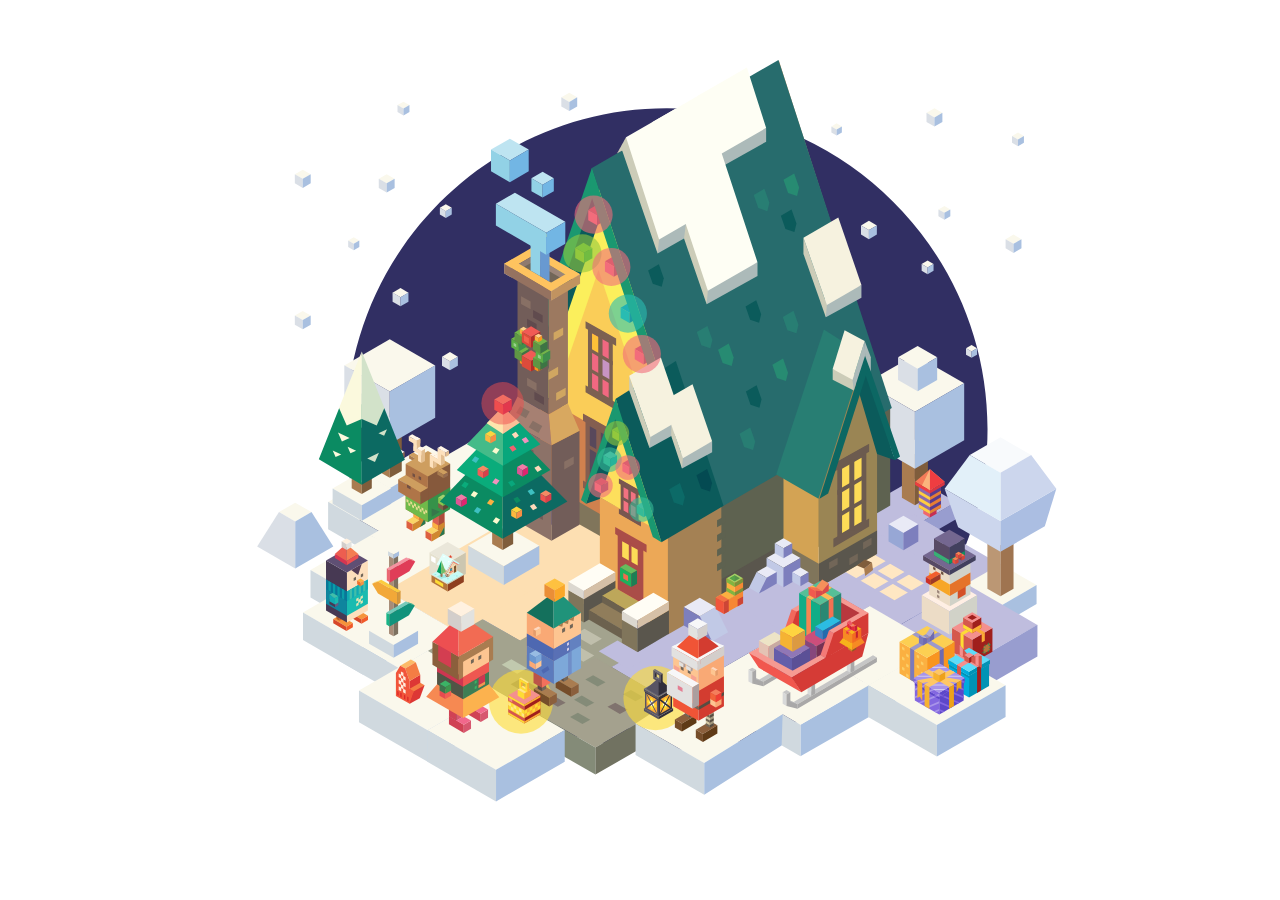
<file: sng2019.svg.html>
<!DOCTYPE svg PUBLIC "-//W3C//DTD SVG 1.1//EN" "http://www.w3.org/Graphics/SVG/1.1/DTD/svg11.dtd"><svg width="100%" height="100%" viewBox="0 0 1200 960" version="1.1" xmlns="http://www.w3.org/2000/svg" xmlns:xlink="http://www.w3.org/1999/xlink" xml:space="preserve" xmlns:serif="http://www.serif.com/" style="fill-rule:evenodd;clip-rule:evenodd;stroke-linejoin:round;stroke-miterlimit:1.41421;"><g id="_lalaland"><path d="M977.413,457.158c0,192.352 -155.933,348.283 -348.282,348.283c-192.353,0 -348.286,-155.931 -348.286,-348.283c0,-192.349 155.933,-348.28 348.286,-348.28c192.349,0 348.282,155.931 348.282,348.28Z" style="fill:#312f63;fill-rule:nonzero;"/><g id="_kuca"><path d="M395.141,698.755l-13.921,-8.036l0,18.419l8.974,5.278l4.947,2.91l0,-18.571Z" style="fill:#d33e51;fill-rule:nonzero;"/><path d="M403.229,669.684l-6.369,-1.488l-21.848,20.641l28.227,16.298l-0.01,-35.451Z" style="fill:#ed4f51;fill-rule:nonzero;"/><path d="M403.239,705.148l-0.01,-35.464l11.682,-3.495l25.656,17.331l-37.328,21.628Z" style="fill:#f26b53;fill-rule:nonzero;"/><path d="M405.926,661.64l-14.375,-8.3l14.375,-8.302l14.378,8.302l-14.378,8.3Z" style="fill:#fff1e0;fill-rule:nonzero;"/><path d="M405.926,661.632l14.378,-8.3l0,16.599l-14.378,8.303l0,-16.602Z" style="fill:#b5c2df;fill-rule:nonzero;"/><path d="M405.926,661.632l-14.375,-8.3l0,16.599l14.375,8.303l0,-16.602Z" style="fill:#d3cecb;fill-rule:nonzero;"/><path d="M440.376,531.639l65.001,-38.075l-64.756,-36.851l-65.017,37.531l64.772,37.395Z" style="fill:#faf8ec;fill-rule:nonzero;"/><path d="M440.376,531.601l-64.772,-37.395l0,29.84l64.772,37.396l0,-29.841Z" style="fill:#d0d9df;fill-rule:nonzero;"/><path d="M440.376,531.601l65.001,-37.066l-0.232,29.511l-64.769,37.396l0,-29.841Z" style="fill:#a9c0e0;fill-rule:nonzero;"/><path d="M367.468,549.854l64.997,-38.072l-64.752,-36.851l-65.017,37.528l64.772,37.395Z" style="fill:#faf8ec;fill-rule:nonzero;"/><path d="M367.468,549.819l-64.772,-37.395l0,29.837l64.772,37.398l0,-29.84Z" style="fill:#d0d9df;fill-rule:nonzero;"/><path d="M367.468,549.819l64.997,-37.069l-0.228,29.511l-64.769,37.398l0,-29.84Z" style="fill:#a9c0e0;fill-rule:nonzero;"/><path d="M326.108,573.744l65,-38.072l-64.756,-36.851l-65.016,37.528l64.772,37.395Z" style="fill:#faf8ec;fill-rule:nonzero;"/><path d="M326.108,573.709l-64.772,-37.395l0,29.84l64.772,37.396l0,-29.841Z" style="fill:#d0d9df;fill-rule:nonzero;"/><path d="M326.108,573.709l65,-37.069l-0.231,29.514l-64.769,37.396l0,-29.841Z" style="fill:#a9c0e0;fill-rule:nonzero;"/><path d="M337.992,716.613l65.158,-42.469l-0.362,32.679l-64.796,39.631l0,-29.841Z" style="fill:#a9c0e0;fill-rule:nonzero;"/><path d="M456.356,572.972l74.681,-43.117l-74.681,-43.119l-74.685,43.119l74.685,43.117Z" style="fill:#fddfb2;fill-rule:nonzero;"/><path d="M456.356,572.931l-74.685,-43.117l0,29.191l74.685,43.12l0,-29.194Z" style="fill:#b0aec8;fill-rule:nonzero;"/><path d="M456.356,572.931l74.681,-43.117l0,29.191l-74.681,43.12l0,-29.194Z" style="fill:#766cb0;fill-rule:nonzero;"/><path d="M381.671,615.956l74.603,-43.071l-74.603,-43.071l-74.602,43.071l74.602,43.071Z" style="fill:#faf8ec;fill-rule:nonzero;"/><path d="M381.671,615.915l-74.602,-43.071l0,34.369l74.602,43.07l0,-34.368Z" style="fill:#d0d9df;fill-rule:nonzero;"/><path d="M381.671,615.915l74.603,-43.071l0,34.369l-74.603,43.07l0,-34.368Z" style="fill:#a9c0e0;fill-rule:nonzero;"/><path d="M306.952,647.768l70.597,-41.447l-70.352,-33.477l-65.014,37.531l64.769,37.393Z" style="fill:#faf8ec;fill-rule:nonzero;"/><path d="M306.952,647.733l-64.769,-37.396l0,29.841l64.769,37.395l0,-29.84Z" style="fill:#d0d9df;fill-rule:nonzero;"/><path d="M306.952,647.733l65.003,-37.069l-0.231,29.514l-64.772,37.395l0,-29.84Z" style="fill:#a9c0e0;fill-rule:nonzero;"/><path d="M907.474,557.226l35.848,-20.697l-44.77,-25.707l-35.848,20.698l44.77,25.706Z" style="fill:#bfbdde;fill-rule:nonzero;"/><path d="M898.552,552.198l-35.848,-20.697l0,18.805l35.848,20.697l0,-18.805Z" style="fill:#d0d9df;fill-rule:nonzero;"/><path d="M906.83,557.3l35.848,-20.695l0,18.805l-35.848,20.698l0,-18.808Z" style="fill:#989dcf;fill-rule:nonzero;"/><path d="M898.552,484.854l14.122,-8.153l-14.122,-8.156l-14.125,8.156l14.125,8.153Z" style="fill:#faf8ec;fill-rule:nonzero;"/><path d="M898.552,484.846l-14.125,-8.153l0,55.21l14.125,8.153l0,-55.21Z" style="fill:#a97c50;fill-rule:nonzero;"/><path d="M898.552,484.846l14.122,-8.153l0,55.21l-14.122,8.153l0,-55.21Z" style="fill:#7f5d3c;fill-rule:nonzero;"/><path d="M898.552,438.495l53.486,-30.879l-53.486,-30.882l-53.486,30.882l53.486,30.879Z" style="fill:#faf8ec;fill-rule:nonzero;"/><path d="M898.552,438.465l-53.486,-30.879l0,61.761l53.486,30.88l0,-61.762Z" style="fill:#dadfe6;fill-rule:nonzero;"/><path d="M898.552,438.465l53.486,-30.879l0,61.761l-53.486,30.88l0,-61.762Z" style="fill:#a9c0e0;fill-rule:nonzero;"/><path d="M850.714,609.418l74.684,-43.117l-74.684,-43.119l-74.684,43.119l74.684,43.117Z" style="fill:#bfbdde;fill-rule:nonzero;"/><path d="M850.714,609.377l-74.684,-43.119l0,29.193l74.684,43.117l0,-29.191Z" style="fill:#d8d9d9;fill-rule:nonzero;"/><path d="M850.714,609.377l74.684,-43.119l0,29.193l-74.684,43.117l0,-29.191Z" style="fill:#747ebd;fill-rule:nonzero;"/><path d="M917.544,648.021l74.685,-43.117l-95.072,-54.832l-84.866,36.051l105.253,61.898Z" style="fill:#bfbdde;fill-rule:nonzero;"/><path d="M917.544,647.98l-32.739,-20.371l-41.945,2.773l74.684,46.791l0,-29.193Z" style="fill:#989dcf;fill-rule:nonzero;"/><path d="M917.544,647.98l74.685,-43.12l0,29.194l-74.685,43.119l0,-29.193Z" style="fill:#747ebd;fill-rule:nonzero;"/><path d="M991.454,649.329l39.214,-22.64l-39.214,-22.642l-39.218,22.642l39.218,22.64Z" style="fill:#faf8ec;fill-rule:nonzero;"/><path d="M991.454,649.307l-39.218,-22.639l0,20.572l39.218,22.64l0,-20.573Z" style="fill:#d0d9df;fill-rule:nonzero;"/><path d="M991.454,649.307l39.214,-22.639l0,20.572l-39.214,22.64l0,-20.573Z" style="fill:#a9c0e0;fill-rule:nonzero;"/><path d="M991.454,583.423l14.19,-8.194l-14.19,-8.193l-14.193,8.193l14.193,8.194Z" style="fill:#faf8ec;fill-rule:nonzero;"/><path d="M991.454,583.415l-14.193,-8.194l0,55.471l14.193,8.194l0,-55.471Z" style="fill:#bb9774;fill-rule:nonzero;"/><path d="M991.454,583.415l14.19,-8.194l0,55.471l-14.19,8.194l0,-55.471Z" style="fill:#9f7450;fill-rule:nonzero;"/><path d="M991.454,504.725l33.335,-19.246l-33.335,-19.248l-33.338,19.248l33.338,19.246Z" style="fill:#f8fafc;fill-rule:nonzero;"/><path d="M991.454,557.226l-60.658,-35.021l14.677,41.755l45.981,26.547l0,-33.281Z" style="fill:#ccd6ed;fill-rule:nonzero;"/><path d="M991.454,557.226l60.657,-35.021l-12.49,40.493l-48.167,27.809l0,-33.281Z" style="fill:#abbee2;fill-rule:nonzero;"/><path d="M991.454,557.226l0,-52.501l33.335,-19.246l27.322,36.726l-60.657,35.021Z" style="fill:#ccd6ed;fill-rule:nonzero;"/><path d="M930.796,522.205l27.32,-36.726l33.338,19.246l0,52.501l-60.658,-35.021Z" style="fill:#e2f0f9;fill-rule:nonzero;"/><path d="M403.15,678.906l74.681,-43.12l0,29.193l-74.681,43.12l0,-29.193Z" style="fill:#8592c9;fill-rule:nonzero;"/><path d="M403.699,679.545l125.804,-71.389l-55.523,-61.584l-149.368,86.184l79.087,46.789Z" style="fill:#fddfb2;fill-rule:nonzero;"/><path d="M505.594,651.57l126.354,-70.75l-55.523,-61.584l-149.366,86.187l78.535,46.147Z" style="fill:#fddfb2;fill-rule:nonzero;"/><path d="M403.15,678.906l-78.538,-46.19l0,29.19l78.538,46.193l0,-29.193Z" style="fill:#b0aec8;fill-rule:nonzero;"/><path d="M882.377,670.01l74.681,-43.117l-95.069,-54.832l-84.866,36.052l105.254,61.897Z" style="fill:#bfbdde;fill-rule:nonzero;"/><path d="M882.377,669.969l-32.74,-20.371l-41.945,2.774l74.685,46.791l0,-29.194Z" style="fill:#989dcf;fill-rule:nonzero;"/><path d="M882.377,669.969l74.681,-43.119l0,29.193l-74.681,43.12l0,-29.194Z" style="fill:#747ebd;fill-rule:nonzero;"/><path d="M774.956,692.582l74.681,-43.117l-104.207,-60.927l-74.681,43.12l104.207,60.924Z" style="fill:#bfbdde;fill-rule:nonzero;"/><path d="M774.956,692.541l-75.177,-44.977l0.492,31.051l74.685,43.116l0,-29.19Z" style="fill:#989dcf;fill-rule:nonzero;"/><path d="M774.956,692.541l74.681,-43.12l0,29.194l-74.681,43.116l0,-29.19Z" style="fill:#747ebd;fill-rule:nonzero;"/><path d="M679.111,723.121l78.473,-45.39l-78.473,-43.427l-74.684,45.697l74.684,43.12Z" style="fill:#bfbdde;fill-rule:nonzero;"/><path d="M679.111,723.078l-74.684,-43.117l0,29.19l74.684,43.12l0,-29.193Z" style="fill:#989dcf;fill-rule:nonzero;"/><path d="M679.111,723.078l74.682,-43.117l0,29.19l-74.682,43.12l0,-29.193Z" style="fill:#747ebd;fill-rule:nonzero;"/><path d="M504.319,707.256l74.681,-43.12l-74.681,-43.119l-77.26,41.732l77.26,44.507Z" style="fill:#fddfb2;fill-rule:nonzero;"/><path d="M504.319,707.215l-74.685,-43.12l0,29.191l74.685,43.12l0,-29.191Z" style="fill:#b0aec8;fill-rule:nonzero;"/><path d="M504.319,707.215l74.681,-43.12l0,29.191l-74.681,43.12l0,-29.191Z" style="fill:#645ba8;fill-rule:nonzero;"/><path d="M485.293,765.474l133.093,-78.236l-74.684,-43.12l-74.01,42.829l-40.803,-23.221l-59.477,34.417l115.881,67.331Z" style="fill:#a3a38e;fill-rule:nonzero;"/><path d="M485.293,764.944l-115.881,-66.801l0,28.989l115.881,67.002l0,-29.19Z" style="fill:#848b78;fill-rule:nonzero;"/><path d="M485.293,764.944l133.721,-77.994l0,29.805l-133.721,77.379l0,-29.19Z" style="fill:#6c6d6b;fill-rule:nonzero;"/><path d="M876.383,643.074l31.986,-18.359l-58.34,-33.62l-31.987,18.359l58.341,33.62Z" style="fill:#ffe7c3;fill-rule:nonzero;"/><path d="M688.094,530.581l-196.878,-111.097l0,114.932l196.195,112.378l0.683,-116.213Z" style="fill:#d0814e;fill-rule:nonzero;"/><path d="M688.094,625.199l-197.596,-113.692l0,24.573l196.913,111.253l0.683,-22.134Z" style="fill:#80755b;fill-rule:nonzero;"/><path d="M568.122,163.034l-90.291,248.036l211.951,119.511l-121.66,-367.547Z" style="fill:#fbef5c;fill-rule:nonzero;"/><path d="M554.925,284.648l-49.383,144.158l120.956,69.822l-71.573,-213.98Z" style="fill:#facd58;fill-rule:nonzero;"/><path d="M750.747,56.87l-89.078,256.449l210.058,121.146l-120.98,-377.595Z" style="fill:#c49a6c;fill-rule:nonzero;"/><path d="M687.411,540.88l184.316,-106.415l0,105.912l-184.316,106.417l0,-105.914Z" style="fill:#5e6250;fill-rule:nonzero;"/><path d="M569.063,458.32l-28.222,-15.748l0,79.4l28.222,16.281l0,-79.933Z" style="fill:#845e50;fill-rule:nonzero;"/><path d="M572.862,532.988l-34.781,-19.751l0,7.87l34.781,20.284l0,-8.403Z" style="fill:#845e50;fill-rule:nonzero;"/><path d="M572.898,459.933l-34.817,-19.493l0,7.87l34.817,20.026l0,-8.403Z" style="fill:#845e50;fill-rule:nonzero;"/><path d="M564.435,464.763l-18.966,-10.582l0,62.194l18.966,10.94l0,-62.552Z" style="fill:#58485b;fill-rule:nonzero;"/><rect x="552.518" y="456.158" width="4.868" height="68.508" style="fill:#845e50;fill-rule:nonzero;"/><path d="M568.987,488.381l-25.723,-14.761l0,4.065l25.723,15.294l0,-4.598Z" style="fill:#845e50;fill-rule:nonzero;"/><path d="M629.131,654.284l128.026,-73.409l0.427,25.535l-72.131,42.342l-56.322,5.532Z" style="fill:#5a564d;fill-rule:nonzero;"/><path d="M794.084,521.444l63.38,-39.046l0,110.426l-63.38,36.416l0,-107.796Z" style="fill:#9a8554;fill-rule:nonzero;"/><path d="M794.084,522.377l-38.26,-22.213l0,107.138l38.26,21.938l0,-106.863Z" style="fill:#d3a354;fill-rule:nonzero;"/><path d="M547.797,173.749l202.564,-117.393l123.12,378.109l-201.386,116.964l-124.298,-377.68Z" style="fill:#276c6d;fill-rule:nonzero;"/><path d="M832.98,402.057l29.009,79.686l-67.644,40.634l38.635,-120.32Z" style="fill:#9a8554;fill-rule:nonzero;"/><path d="M794.084,603.555l-38.26,-21.938l0,25.685l38.26,21.938l0,-25.685Z" style="fill:#80755b;fill-rule:nonzero;"/><path d="M794.084,603.555l63.38,-36.25l0,25.234l-63.38,36.701l0,-25.685Z" style="fill:#5a564d;fill-rule:nonzero;"/><path d="M570.437,357.371l-26.928,-15.025l0,75.753l26.928,15.537l0,-76.265Z" style="fill:#7c6151;fill-rule:nonzero;"/><path d="M574.062,428.613l-33.186,-18.846l0,7.508l33.186,19.355l0,-8.017Z" style="fill:#7c6151;fill-rule:nonzero;"/><path d="M574.094,358.911l-33.218,-18.599l0,7.509l33.218,19.107l0,-8.017Z" style="fill:#7c6151;fill-rule:nonzero;"/><path d="M566.02,363.517l-18.095,-10.094l0,59.338l18.095,10.437l0,-59.681Z" style="fill:#f16881;fill-rule:nonzero;"/><path d="M566.76,383.239l-10.35,-4.485l0.563,21.571l9.79,5.232l-0.003,-22.318Z" style="fill:#c794c3;fill-rule:nonzero;"/><path d="M547.925,373.231l8.324,4.447l-0.002,-19.613l-8.322,-4.642l0,19.808Z" style="fill:#fec138;fill-rule:nonzero;"/><rect x="554.65" y="355.31" width="4.645" height="65.362" style="fill:#7c6151;fill-rule:nonzero;"/><path d="M569.74,404.916l-24.543,-14.084l0,3.877l24.543,14.593l0,-4.386Z" style="fill:#7c6151;fill-rule:nonzero;"/><path d="M570.437,383.603l-24.541,-14.084l0,3.878l24.541,14.593l0,-4.387Z" style="fill:#7c6151;fill-rule:nonzero;"/><path d="M814.254,493.047l31.511,-17.581l0,88.643l-31.511,18.18l0,-89.242Z" style="fill:#6c5b4f;fill-rule:nonzero;"/><path d="M810.012,576.412l38.834,-22.052l0,8.784l-38.834,22.65l0,-9.382Z" style="fill:#6c5b4f;fill-rule:nonzero;"/><path d="M809.974,494.848l38.872,-21.761l0,8.784l-38.872,22.359l0,-9.382Z" style="fill:#6c5b4f;fill-rule:nonzero;"/><path d="M819.421,500.24l21.174,-11.813l0,69.436l-21.174,12.213l0,-69.836Z" style="fill:#fddc57;fill-rule:nonzero;"/><rect x="827.291" y="490.635" width="5.434" height="76.485" style="fill:#6c5b4f;fill-rule:nonzero;"/><path d="M815.07,548.682l28.718,-16.48l0,4.539l-28.718,17.075l0,-5.134Z" style="fill:#6c5b4f;fill-rule:nonzero;"/><path d="M814.254,523.742l28.718,-16.48l0,4.539l-28.718,17.075l0,-5.134Z" style="fill:#6c5b4f;fill-rule:nonzero;"/><path d="M650.875,646.767l9.192,-5.11l0,7.335l-9.192,5.283l0,-7.508Z" style="fill:#726658;fill-rule:nonzero;"/><path d="M805.419,602.084l9.189,-5.113l0,7.335l-9.189,5.284l0,-7.506Z" style="fill:#726658;fill-rule:nonzero;"/><path d="M842.248,580.421l9.189,-5.113l0,7.337l-9.189,5.281l0,-7.505Z" style="fill:#726658;fill-rule:nonzero;"/><path d="M827.354,597.572l9.189,-5.11l0,7.335l-9.189,5.284l0,-7.509Z" style="fill:#726658;fill-rule:nonzero;"/><path d="M667.004,646.367l9.189,-5.112l0,7.337l-9.189,5.284l0,-7.509Z" style="fill:#726658;fill-rule:nonzero;"/><path d="M626.92,668.689l9.189,-5.113l0,7.334l-9.189,5.284l0,-7.505Z" style="fill:#615f4e;fill-rule:nonzero;"/><path d="M801.826,335.73l38.644,-21.038l0,-13.929l-41.009,15.838l2.365,19.129Z" style="fill:#acbab9;fill-rule:nonzero;"/><path d="M777.515,267.05l0,-17.537l25.435,73.107l-1.159,13.11l-24.276,-68.68Z" style="fill:#ccccb8;fill-rule:nonzero;"/><path d="M777.515,249.513l37.83,-21.971l25.125,73.221l-37.52,21.857l-25.435,-73.107Z" style="fill:#f6f2df;fill-rule:nonzero;"/><path d="M714.611,324.213l11.607,-6.739l5.357,15.213l-2.236,9.14l-9.741,-3.277l-4.987,-14.337Z" style="fill:#0b5b5b;fill-rule:nonzero;"/><path d="M608.857,285.113l11.607,-6.742l5.357,15.213l-2.235,9.14l-9.742,-3.274l-4.987,-14.337Z" style="fill:#0b5b5b;fill-rule:nonzero;"/><path d="M752.961,225.679l11.606,-6.741l5.358,15.215l-2.236,9.14l-9.741,-3.277l-4.987,-14.337Z" style="fill:#0b5b5b;fill-rule:nonzero;"/><path d="M715.019,416.492l11.606,-6.741l5.358,15.212l-2.236,9.14l-9.741,-3.277l-4.987,-14.334Z" style="fill:#0b5b5b;fill-rule:nonzero;"/><path d="M723.501,202.98l11.606,-6.741l5.358,15.212l-2.236,9.14l-9.741,-3.277l-4.987,-14.334Z" style="fill:#287e73;fill-rule:nonzero;"/><path d="M755.824,186.446l11.607,-6.742l5.357,15.213l-2.235,9.14l-9.741,-3.277l-4.988,-14.334Z" style="fill:#278b72;fill-rule:nonzero;"/><path d="M661.655,351.99l11.607,-6.739l5.357,15.212l-2.235,9.141l-9.741,-3.277l-4.988,-14.337Z" style="fill:#287e73;fill-rule:nonzero;"/><path d="M684.779,371.107l11.609,-6.741l5.357,15.215l-2.235,9.138l-9.741,-3.275l-4.99,-14.337Z" style="fill:#278b72;fill-rule:nonzero;"/><path d="M755.106,335.485l11.607,-6.741l5.357,15.212l-2.232,9.14l-9.744,-3.276l-4.988,-14.335Z" style="fill:#287e73;fill-rule:nonzero;"/><path d="M743.761,387.5l11.609,-6.741l5.357,15.215l-2.235,9.14l-9.741,-3.277l-4.99,-14.337Z" style="fill:#278b72;fill-rule:nonzero;"/><path d="M584.793,140.367c0,0 -9.543,17.595 -9.728,17.701c-0.185,0.106 5.613,-3.233 5.613,-3.233l8.857,3.761l6.339,-10.192l-11.081,-8.037Z" style="fill:#ccccb8;fill-rule:nonzero;"/><path d="M619.082,266.523l37.776,-21.247l-6.168,-24.154l-34.259,23.982l2.651,21.419Z" style="fill:#acbab9;fill-rule:nonzero;"/><path d="M681.847,176.074l55.14,-30.839l0,-14.984l-57.789,24.404l2.649,21.419Z" style="fill:#acbab9;fill-rule:nonzero;"/><path d="M672.432,321.855l55.14,-30.841l0,-14.984l-57.788,24.407l2.648,21.418Z" style="fill:#acbab9;fill-rule:nonzero;"/><path d="M580.254,153.554l56.197,-30.841l-15.718,128.624l-1.651,15.186l-38.828,-112.969Z" style="fill:#ccccb8;fill-rule:nonzero;"/><path d="M647.819,250.361l3.728,-29.239l22.144,86.054l-1.299,14.679l-24.573,-71.494Z" style="fill:#ccccb8;fill-rule:nonzero;"/><path d="M661.835,95.956l54.228,-31.235l20.924,65.53l-53.881,31.108l-21.271,-65.403Z" style="fill:#fefef4;fill-rule:nonzero;"/><path d="M613.143,124.007l54.228,-31.235l60.201,183.293l-53.881,31.111l-60.548,-183.169Z" style="fill:#fefef4;fill-rule:nonzero;"/><path d="M584.793,140.367l54.228,-31.235l35.595,111.098l-53.883,31.107l-35.94,-110.97Z" style="fill:#fefef4;fill-rule:nonzero;"/><path d="M837.829,623.192l36.193,-20.997l-5.069,-2.765l-36.228,20.915l5.104,2.847Z" style="fill:#bfbdde;fill-rule:nonzero;"/><path d="M857.98,635.073l36.193,-20.996l-5.069,-2.766l-36.228,20.915l5.104,2.847Z" style="fill:#bfbdde;fill-rule:nonzero;"/><path d="M837.661,604.175l54.021,31.14l3.789,-2.406l-53.788,-31.024l-4.022,2.29Z" style="fill:#bfbdde;fill-rule:nonzero;"/><path d="M886.089,570.081l16.169,-9.336l-16.169,-9.338l-16.173,9.338l16.173,9.336Z" style="fill:#e9eaf6;fill-rule:nonzero;"/><path d="M886.089,570.073l-16.173,-9.338l0,18.674l16.173,9.336l0,-18.672Z" style="fill:#97a7d5;fill-rule:nonzero;"/><path d="M886.089,570.073l16.169,-9.338l0,18.674l-16.169,9.336l0,-18.672Z" style="fill:#7d7fbd;fill-rule:nonzero;"/><path d="M636.821,756.111l71.943,-17.179l-79.166,-58.174l-60.524,35.018l67.747,40.335Z" style="fill:#bfbdde;fill-rule:nonzero;"/><path d="M597.057,758.341l-41.308,-24.293l0,30.012l41.308,23.849l0,-29.568Z" style="fill:#989dcf;fill-rule:nonzero;"/><path d="M755.824,607.933l18.386,-10.616l-18.386,-10.617l-18.389,10.617l18.389,10.616Z" style="fill:#e9eaf6;fill-rule:nonzero;"/><path d="M755.824,607.922l-18.389,-10.616l0,21.23l18.389,10.617l0,-21.231Z" style="fill:#c1c9e6;fill-rule:nonzero;"/><path d="M755.824,607.922l18.386,-10.616l0,21.23l-18.386,10.617l0,-21.231Z" style="fill:#7d7fbd;fill-rule:nonzero;"/><path d="M774.21,617.797l8.904,-5.14l-8.904,-5.142l-8.903,5.142l8.903,5.14Z" style="fill:#e9eaf6;fill-rule:nonzero;"/><path d="M774.21,617.791l-8.903,-5.139l0,10.279l8.903,5.143l0,-10.283Z" style="fill:#c1c9e6;fill-rule:nonzero;"/><path d="M774.21,617.791l8.904,-5.139l0,10.279l-8.904,5.143l0,-10.283Z" style="fill:#7d7fbd;fill-rule:nonzero;"/><path d="M755.824,586.703l9.497,-5.483l-9.497,-5.485l-9.499,5.485l9.499,5.483Z" style="fill:#e9eaf6;fill-rule:nonzero;"/><path d="M755.824,586.697l-9.499,-5.482l0,10.965l9.499,5.485l0,-10.968Z" style="fill:#c1c9e6;fill-rule:nonzero;"/><path d="M755.824,586.697l9.497,-5.482l0,10.965l-9.497,5.485l0,-10.968Z" style="fill:#7d7fbd;fill-rule:nonzero;"/><g id="l5"><path d="M603.91,375.992l8.961,-5.235l-9.643,-5.616l-8.961,5.284l9.643,5.567Z" style="fill:#c04c5d;fill-rule:nonzero;"/><path d="M603.91,375.986l-9.643,-5.567l0,11.134l9.643,5.569l0,-11.136Z" style="fill:#f26c7b;fill-rule:nonzero;"/><path d="M603.91,375.986l8.961,-5.229l0,11.136l-8.961,5.229l0,-11.136Z" style="fill:#914c5c;fill-rule:nonzero;"/></g><g id="l4"><path d="M588.63,331.031l8.96,-5.235l-9.643,-5.616l-8.96,5.284l9.643,5.567Z" style="fill:#12a3b7;fill-rule:nonzero;"/><path d="M588.63,331.025l-9.643,-5.566l0,11.133l9.643,5.57l0,-11.137Z" style="fill:#2abcb2;fill-rule:nonzero;"/><path d="M588.63,331.025l8.96,-5.229l0,11.136l-8.96,5.23l0,-11.137Z" style="fill:#0d698a;fill-rule:nonzero;"/></g><g id="l3"><path d="M571.584,280.71l8.961,-5.235l-9.643,-5.615l-8.961,5.283l9.643,5.567Z" style="fill:#c04c5d;fill-rule:nonzero;"/><path d="M571.584,280.705l-9.643,-5.567l0,11.133l9.643,5.57l0,-11.136Z" style="fill:#f26c7b;fill-rule:nonzero;"/><path d="M571.584,280.705l8.961,-5.23l0,11.136l-8.961,5.23l0,-11.136Z" style="fill:#914c5c;fill-rule:nonzero;"/></g><path d="M470.622,430.337l20.594,-10.853l66.39,-194.256l-10.739,-29.43l-76.245,234.539Z" style="fill:#0b5b5b;fill-rule:nonzero;"/><g id="l2"><path d="M553.429,224.91l8.963,-5.235l-9.643,-5.619l-8.963,5.287l9.643,5.567Z" style="fill:#c04c5d;fill-rule:nonzero;"/><path d="M553.429,224.904l-9.643,-5.566l0,11.133l9.643,5.569l0,-11.136Z" style="fill:#f26c7b;fill-rule:nonzero;"/><path d="M553.429,224.904l8.963,-5.229l0,11.136l-8.963,5.229l0,-11.136Z" style="fill:#914c5c;fill-rule:nonzero;"/></g><path d="M467.176,410.488l80.618,-236.965l2.521,26.672l-74.056,216.18l-9.083,-5.887Z" style="fill:#1a9870;fill-rule:nonzero;"/><path d="M672.095,551.429l-124.298,-377.906l-2.621,24.617l114.725,345.962l12.194,7.327Z" style="fill:#1a9870;fill-rule:nonzero;"/><path d="M541.453,538.258l19.33,-6.54l25.649,-87.18l-10.056,-15.732l-34.923,109.452Z" style="fill:#0b5b5b;fill-rule:nonzero;"/><path d="M631.442,573.168l-75.032,-41.863l0,106.412l75.032,42.078l0,-106.627Z" style="fill:#eca857;fill-rule:nonzero;"/><path d="M630.262,573.981l58.038,-32.952l0.245,105.95l-58.283,33.417l0,-106.415Z" style="fill:#a48154;fill-rule:nonzero;"/><path d="M588.208,439.831l-31.798,91.357l75.032,43.285l-43.234,-134.642Z" style="fill:#fddf5c;fill-rule:nonzero;"/><path d="M539.109,641.663l-16.905,-9.76l0,25.685l16.905,9.76l0,-25.685Z" style="fill:#80755b;fill-rule:nonzero;"/><path d="M539.109,641.663l34.232,-20.037l0,25.685l-34.232,20.037l0,-25.685Z" style="fill:#5a564d;fill-rule:nonzero;"/><path d="M599.431,661.719l14.46,-8.346l-40.55,-23.494l-14.459,8.349l40.549,23.491Z" style="fill:#bda75a;fill-rule:nonzero;"/><path d="M593.925,658.453l-35.043,-20.233l0,16.695l35.043,20.235l0,-16.697Z" style="fill:#6c614e;fill-rule:nonzero;"/><path d="M584.88,677.388l14.459,-8.349l-40.547,-23.49l-14.459,8.346l40.547,23.493Z" style="fill:#907d5b;fill-rule:nonzero;"/><path d="M584.88,677.388l-40.547,-23.501l0,10.217l40.547,23.501l0,-10.217Z" style="fill:#6c614e;fill-rule:nonzero;"/><path d="M597.21,674.03l-16.904,-9.761l0,25.686l16.904,9.76l0,-25.685Z" style="fill:#80755b;fill-rule:nonzero;"/><path d="M597.21,674.03l34.232,-20.037l0,25.685l-34.232,20.037l0,-25.685Z" style="fill:#5a564d;fill-rule:nonzero;"/><path d="M603.644,583.39l-27.85,-15.539l0,63.334l27.85,16.066l0,-63.861Z" style="fill:#aa4d48;fill-rule:nonzero;"/><path d="M597.509,588.429l-16.883,-9.417l0,16.798l16.883,9.738l0,-17.119Z" style="fill:#fddc57;fill-rule:nonzero;"/><path d="M607.133,582.974l-34.097,-19.362l0,7.715l34.097,19.884l0,-8.237Z" style="fill:#aa4d48;fill-rule:nonzero;"/><path d="M598.406,523.342l-19.417,-10.834l0,37.482l19.417,11.204l0,-37.852Z" style="fill:#785750;fill-rule:nonzero;"/><path d="M601.02,557.343l-23.929,-13.589l0,5.415l23.929,13.956l0,-5.782Z" style="fill:#785750;fill-rule:nonzero;"/><path d="M601.044,524.452l-23.953,-13.41l0,5.412l23.953,13.779l0,-5.781Z" style="fill:#785750;fill-rule:nonzero;"/><path d="M595.222,527.775l-13.048,-7.28l0,25.185l13.048,7.527l0,-25.432Z" style="fill:#f27281;fill-rule:nonzero;"/><path d="M597.386,539.841l-17.377,-9.706l0,3.359l17.377,10.073l0,-3.726Z" style="fill:#785750;fill-rule:nonzero;"/><rect x="587.311" y="521.449" width="2.777" height="30.803" style="fill:#785750;fill-rule:nonzero;"/><path d="M683.704,604.202l9.189,-5.11l0,7.335l-9.189,5.284l0,-7.509Z" style="fill:#5e6250;fill-rule:nonzero;"/><path d="M683.704,588.272l9.189,-5.113l0,7.335l-9.189,5.283l0,-7.505Z" style="fill:#5e6250;fill-rule:nonzero;"/><path d="M683.704,572.341l9.189,-5.112l0,7.334l-9.189,5.284l0,-7.506Z" style="fill:#5e6250;fill-rule:nonzero;"/><path d="M683.704,556.408l9.189,-5.11l0,7.334l-9.189,5.284l0,-7.508Z" style="fill:#5e6250;fill-rule:nonzero;"/><path d="M596.016,665.923l35.426,-21.185l-16.904,-9.757l-34.232,20.026l15.71,10.916Z" style="fill:#fffdf5;fill-rule:nonzero;"/><path d="M597.21,664.767l-16.904,-9.76l0,9.241l16.904,9.757l0,-9.238Z" style="fill:#dcd8d0;fill-rule:nonzero;"/><path d="M597.21,664.767l34.232,-20.037l0,9.238l-34.232,20.037l0,-9.238Z" style="fill:#d5c0a7;fill-rule:nonzero;"/><g id="l1"><path d="M539.307,265.854l8.961,-5.235l-9.643,-5.619l-8.961,5.287l9.643,5.567Z" style="fill:#6abd45;fill-rule:nonzero;"/><path d="M539.307,265.848l-9.643,-5.566l0,11.133l9.643,5.567l0,-11.134Z" style="fill:#93c83d;fill-rule:nonzero;"/><path d="M539.307,265.848l8.961,-5.229l0,11.133l-8.961,5.23l0,-11.134Z" style="fill:#40aa48;fill-rule:nonzero;"/></g><g><path d="M588.29,498.69l7.429,-4.291l-7.429,-4.291l-7.432,4.291l7.432,4.291Z" style="fill:#c04c5d;fill-rule:nonzero;"/><path d="M588.29,498.685l-7.432,-4.289l0,8.58l7.432,4.291l0,-8.582Z" style="fill:#f26c7b;fill-rule:nonzero;"/><path d="M588.29,498.685l7.429,-4.289l0,8.58l-7.429,4.291l0,-8.582Z" style="fill:#914c5c;fill-rule:nonzero;"/></g><g><path d="M577.276,462.152l7.432,-4.289l-7.432,-4.291l-7.432,4.291l7.432,4.289Z" style="fill:#6abd45;fill-rule:nonzero;"/><path d="M577.276,462.149l-7.432,-4.291l0,8.582l7.432,4.289l0,-8.58Z" style="fill:#93c83d;fill-rule:nonzero;"/><path d="M577.276,462.149l7.432,-4.291l0,8.582l-7.432,4.289l0,-8.58Z" style="fill:#40aa48;fill-rule:nonzero;"/></g><g><path d="M603.91,544.429l7.433,-4.289l-7.433,-4.291l-7.432,4.291l7.432,4.289Z" style="fill:#59c2ad;fill-rule:nonzero;"/><path d="M603.91,544.426l-7.432,-4.291l0,8.582l7.432,4.289l0,-8.58Z" style="fill:#36bb98;fill-rule:nonzero;"/><path d="M603.91,544.426l7.433,-4.291l0,8.582l-7.433,4.289l0,-8.58Z" style="fill:#11a79d;fill-rule:nonzero;"/></g><path d="M537.917,633.918l35.424,-21.182l-16.904,-9.76l-34.233,20.029l15.713,10.913Z" style="fill:#fffdf5;fill-rule:nonzero;"/><path d="M539.109,632.762l-16.905,-9.757l0,9.238l16.905,9.76l0,-9.241Z" style="fill:#dcd8d0;fill-rule:nonzero;"/><path d="M539.109,632.762l34.232,-20.037l0,9.241l-34.232,20.037l0,-9.241Z" style="fill:#d5c0a7;fill-rule:nonzero;"/><path d="M590.59,614.476l6.163,-3.568l-12.328,-7.116l-6.165,3.565l12.33,7.119Z" style="fill:#66bd5c;fill-rule:nonzero;"/><path d="M590.59,614.468l-12.33,-7.117l0,14.234l12.33,7.119l0,-14.236Z" style="fill:#1db15c;fill-rule:nonzero;"/><path d="M587.031,616.521l-5.213,-3.007l0,6.018l5.213,3.01l0,-6.021Z" style="fill:#f26b4e;fill-rule:nonzero;"/><path d="M590.59,614.468l6.163,-3.56l0,14.237l-6.163,3.559l0,-14.236Z" style="fill:#1c7f54;fill-rule:nonzero;"/><rect x="587.844" y="581.721" width="2.921" height="21.519" style="fill:#aa4d48;fill-rule:nonzero;"/><path d="M573.675,424.349l65.265,-41.11l51.748,157.391l-67.396,39.554l-49.617,-155.835Z" style="fill:#0b5b5b;fill-rule:nonzero;"/><path d="M535.875,534.31l37.8,-109.961l2.701,13.056l-34.923,100.853l-5.578,-3.948Z" style="fill:#1a9870;fill-rule:nonzero;"/><path d="M623.292,580.184l-49.617,-155.835l-3.271,14.331l43.508,135.793l9.38,5.711Z" style="fill:#1a9870;fill-rule:nonzero;"/><path d="M876.796,491.011l-19.327,-6.541l-25.65,-87.18l10.054,-15.729l34.923,109.45Z" style="fill:#0b5b5b;fill-rule:nonzero;"/><path d="M843.425,377.104l-43.748,-27.975l-51.749,157.391l45.88,26.419l49.617,-155.835Z" style="fill:#287e73;fill-rule:nonzero;"/><path d="M882.377,487.062l-37.801,-109.958l-2.703,13.056l34.923,100.851l5.581,-3.949Z" style="fill:#0c6763;fill-rule:nonzero;"/><path d="M794.96,532.939l49.616,-155.835l3.269,14.329l-43.506,135.793l-9.379,5.713Z" style="fill:#0c6763;fill-rule:nonzero;"/><path d="M610.355,477.699l35.073,-19.096l0,-12.643l-37.221,14.375l2.148,17.364Z" style="fill:#acbab9;fill-rule:nonzero;"/><path d="M588.287,415.361l0,-15.917l23.088,66.355l-1.052,11.9l-22.036,-62.338Z" style="fill:#ccccb8;fill-rule:nonzero;"/><path d="M588.287,399.444l34.336,-19.939l22.805,66.455l-34.053,19.839l-23.088,-66.355Z" style="fill:#f6f2df;fill-rule:nonzero;"/><path d="M645.624,500.159l32.715,-17.813l0,-11.791l-34.719,13.407l2.004,16.197Z" style="fill:#acbab9;fill-rule:nonzero;"/><path d="M633.906,464.871l0.043,-13.064l12.624,37.251l-0.982,11.101l-11.685,-35.288Z" style="fill:#ccccb8;fill-rule:nonzero;"/><path d="M625.038,427.161l32.029,-18.599l21.272,61.993l-31.766,18.503l-21.535,-61.897Z" style="fill:#f6f2df;fill-rule:nonzero;"/><path d="M503.867,474.83l-49.434,-27.499l0,102.689l49.434,28.421l0,-103.611Z" style="fill:#8c7268;fill-rule:nonzero;"/><path d="M503.867,474.83l30.423,-15.713l0,101.941l-30.423,17.383l0,-103.611Z" style="fill:#725d59;fill-rule:nonzero;"/><path d="M500.876,307.997l-33.874,-18.843l0,132.772l33.874,19.476l0,-133.405Z" style="fill:#725d59;fill-rule:nonzero;"/><path d="M500.876,307.997l20.844,-10.769l0,132.263l-20.844,11.911l0,-133.405Z" style="fill:#9c7960;fill-rule:nonzero;"/><path d="M534.29,459.166l-12.57,-29.675l-20.844,11.911l2.991,33.428l30.423,-15.664Z" style="fill:#d8a860;fill-rule:nonzero;"/><path d="M454.433,447.331l12.569,-25.405l33.874,19.476l2.991,33.428l-49.434,-27.499Z" style="fill:#a68072;fill-rule:nonzero;"/><path d="M494.504,547.594l-10.339,-5.751l0,8.253l10.339,5.945l0,-8.447Z" style="fill:#725d59;fill-rule:nonzero;"/><path d="M480.749,540.494l-10.339,-5.752l0,8.254l10.339,5.944l0,-8.446Z" style="fill:#a68072;fill-rule:nonzero;"/><path d="M480.156,510.789l-10.339,-5.751l0,8.253l10.339,5.945l0,-8.447Z" style="fill:#a68072;fill-rule:nonzero;"/><path d="M491.105,504.439l-10.342,-5.751l0,8.253l10.342,5.945l0,-8.447Z" style="fill:#887065;fill-rule:nonzero;"/><path d="M480.238,438.123l-10.342,-5.752l-4.392,7.098l10.57,6.149l4.164,-7.495Z" style="fill:#887065;fill-rule:nonzero;"/><path d="M493.884,454.032l-10.342,-5.752l-4.392,7.098l10.571,6.148l4.163,-7.494Z" style="fill:#887065;fill-rule:nonzero;"/><path d="M471.177,522.559l-10.34,-5.752l0,8.254l10.34,5.945l0,-8.447Z" style="fill:#887065;fill-rule:nonzero;"/><path d="M487.681,407.388l-10.339,-5.752l0,8.253l10.339,5.945l0,-8.446Z" style="fill:#887065;fill-rule:nonzero;"/><path d="M494.243,359.683l-10.339,-5.752l0,8.254l10.339,5.945l0,-8.447Z" style="fill:#887065;fill-rule:nonzero;"/><path d="M481.176,318.831l-10.342,-5.751l0,8.253l10.342,5.945l0,-8.447Z" style="fill:#887065;fill-rule:nonzero;"/><path d="M495.668,422.592l-10.342,-5.752l0,8.254l10.342,5.945l0,-8.447Z" style="fill:#604b4e;fill-rule:nonzero;"/><path d="M494.243,333.584l-10.339,-5.751l0,8.253l10.339,5.945l0,-8.447Z" style="fill:#604b4e;fill-rule:nonzero;"/><path d="M487.681,343.287l-10.339,-5.751l0,8.253l10.339,5.945l0,-8.447Z" style="fill:#604b4e;fill-rule:nonzero;"/><path d="M484.32,379.646l-10.34,-5.751l0,8.253l10.34,5.945l0,-8.447Z" style="fill:#604b4e;fill-rule:nonzero;"/><path d="M488.22,532.496l-10.343,-5.752l0,8.254l10.343,5.944l0,-8.446Z" style="fill:#725d59;fill-rule:nonzero;"/><path d="M471.177,466.383l-10.34,-5.751l0,8.253l10.34,5.945l0,-8.447Z" style="fill:#725d59;fill-rule:nonzero;"/><path d="M484.32,480.582l-10.34,-5.752l0,8.253l10.34,5.945l0,-8.446Z" style="fill:#725d59;fill-rule:nonzero;"/><path d="M460.008,283.024l31.692,-18.669l-7.951,-4.729l-31.258,18.177l7.517,5.221Z" style="fill:#fec35f;fill-rule:nonzero;"/><path d="M460.579,282.472l-8.088,-4.669l0,10.32l8.088,4.67l0,-10.321Z" style="fill:#d8d9d9;fill-rule:nonzero;"/><path d="M460.579,282.472l31.121,-18.117l0,10.318l-31.121,18.12l0,-10.321Z" style="fill:#8f7a6f;fill-rule:nonzero;"/><path d="M518.579,289.214l-34.596,-20.366l-0.044,9.548l32.941,19.803l1.699,-8.985Z" style="fill:#9b8579;fill-rule:nonzero;"/><path d="M526.493,293.657l8.088,-4.669l0,10.32l-8.088,4.67l0,-10.321Z" style="fill:#d8d9d9;fill-rule:nonzero;"/><path d="M527.064,294.21l-43.922,-25.857l8.276,-4.166l43.163,24.801l-7.517,5.222Z" style="fill:#fec35f;fill-rule:nonzero;"/><path d="M498.755,309.46l19.4,-13.858l-34.208,-20.07l-20.241,11.446l35.049,22.482Z" style="fill:#726658;fill-rule:nonzero;"/><path d="M503.552,307.839l-51.061,-30.025l8.278,-4.558l50.299,29.362l-7.516,5.221Z" style="fill:#fec35f;fill-rule:nonzero;"/><path d="M502.983,307.287l8.085,-4.669l0,10.32l-8.085,4.67l0,-10.321Z" style="fill:#d8d9d9;fill-rule:nonzero;"/><path d="M502.888,308.136l32.035,-18.928l-8.085,-4.704l-31.466,18.41l7.516,5.222Z" style="fill:#fec35f;fill-rule:nonzero;"/><path d="M502.983,307.306l0,-0.019l-50.492,-29.473l0,10.32l42.881,25.03l0,0.071l8.085,4.666l0,-10.32l-0.474,-0.275Z" style="fill:#957260;fill-rule:nonzero;"/><path d="M503.459,307.581l31.464,-18.373l0,10.321l-31.464,18.372l0,-10.32Z" style="fill:#c19360;fill-rule:nonzero;"/><g><path d="M558.071,518.782l7.433,-4.292l-7.433,-4.291l-7.432,4.291l7.432,4.292Z" style="fill:#c04c5d;fill-rule:nonzero;"/><path d="M558.071,518.776l-7.432,-4.291l0,8.582l7.432,4.289l0,-8.58Z" style="fill:#f26c7b;fill-rule:nonzero;"/><path d="M558.071,518.776l7.433,-4.291l0,8.582l-7.433,4.289l0,-8.58Z" style="fill:#914c5c;fill-rule:nonzero;"/></g><g><path d="M567.646,489.885l7.433,-4.292l-7.433,-4.288l-7.429,4.288l7.429,4.292Z" style="fill:#59c2ad;fill-rule:nonzero;"/><path d="M567.646,489.879l-7.429,-4.288l0,8.58l7.429,4.291l0,-8.583Z" style="fill:#36bb98;fill-rule:nonzero;"/><path d="M567.646,489.879l7.433,-4.288l0,8.58l-7.433,4.291l0,-8.583Z" style="fill:#11a79d;fill-rule:nonzero;"/></g><path d="M491.467,252.89l10.29,-5.942l-10.29,-5.942l-10.291,5.942l10.291,5.942Z" style="fill:#fbed4a;fill-rule:nonzero;"/><path d="M491.467,252.882l-10.291,-5.939l0,38.205l10.291,5.942l0,-38.208Z" style="fill:#92d2e6;fill-rule:nonzero;"/><path d="M491.467,252.882l10.29,-5.939l0,50.285l-10.29,-6.138l0,-38.208Z" style="fill:#6899d1;fill-rule:nonzero;"/><path d="M844.47,377.794l-0.478,-16.229l6.697,17.712l0,15.362l-6.219,-16.845Z" style="fill:#acbab9;fill-rule:nonzero;"/><path d="M832.197,415.462l-22.963,-11.857l0,-11.506l24.516,5.936l-1.553,17.427Z" style="fill:#ccccb8;fill-rule:nonzero;"/><path d="M844.535,377.474l-0.543,-15.909l-13.22,42.04l1.458,11.854l12.305,-37.985Z" style="fill:#acbab9;fill-rule:nonzero;"/><path d="M843.992,361.554l-21.824,-11.599l-12.934,42.144l21.538,11.506l13.22,-42.051Z" style="fill:#f6f2df;fill-rule:nonzero;"/><path d="M737.615,618.721l10.897,-6.292l-10.897,-6.29l-10.897,6.29l10.897,6.292Z" style="fill:#e9eaf6;fill-rule:nonzero;"/><path d="M737.615,618.713l-10.897,-6.29l-8.395,17.22l10.897,6.29l8.395,-17.22Z" style="fill:#c1c9e6;fill-rule:nonzero;"/><path d="M737.615,618.713l10.897,-6.29l0,12.583l-19.292,10.927l8.395,-17.22Z" style="fill:#7d7fbd;fill-rule:nonzero;"/><path d="M664.905,660.579l-17.375,-10.032l17.375,-10.032l17.377,10.032l-17.377,10.032Z" style="fill:#e9eaf6;fill-rule:nonzero;"/><path d="M664.905,660.568l17.377,-10.029l13.385,27.456l-17.374,10.032l-13.388,-27.459Z" style="fill:#c1c9e6;fill-rule:nonzero;"/><path d="M664.905,660.568l-17.375,-10.029l0,20.061l30.763,17.427l-13.388,-27.459Z" style="fill:#7d7fbd;fill-rule:nonzero;"/><path d="M458.684,165.601l20.466,-11.818l-20.466,-11.816l-20.47,11.816l20.47,11.818Z" style="fill:#bee4f1;fill-rule:nonzero;"/><path d="M458.684,165.588l-20.47,-11.816l0,23.634l20.47,11.816l0,-23.634Z" style="fill:#92d2e6;fill-rule:nonzero;"/><path d="M458.684,165.588l20.466,-11.816l0,23.634l-20.466,11.816l0,-23.634Z" style="fill:#72b6e4;fill-rule:nonzero;"/><path d="M494.243,191.885l12.156,-7.019l-12.156,-7.019l-12.156,7.019l12.156,7.019Z" style="fill:#bee4f1;fill-rule:nonzero;"/><path d="M494.243,191.877l-12.156,-7.019l0,14.037l12.156,7.019l0,-14.037Z" style="fill:#92d2e6;fill-rule:nonzero;"/><path d="M494.243,191.877l12.156,-7.019l0,14.037l-12.156,7.019l0,-14.037Z" style="fill:#72b6e4;fill-rule:nonzero;"/><path d="M498.192,244.044l20.676,-11.939l-54.71,-31.529l-20.676,11.936l54.71,31.532Z" style="fill:#bee4f1;fill-rule:nonzero;"/><path d="M498.192,244.03l-54.71,-31.518l0,23.634l54.71,31.758l0,-23.874Z" style="fill:#92d2e6;fill-rule:nonzero;"/><path d="M498.192,244.03l20.676,-11.935l0,23.874l-20.676,11.935l0,-23.874Z" style="fill:#72b6e4;fill-rule:nonzero;"/><path d="M587.942,717.56l20.36,-11.705l-32.742,-18.905l-20.363,11.71l32.745,18.9Z" style="fill:#bfbdde;fill-rule:nonzero;"/><path d="M538.557,709.943l11.745,-6.753l-18.887,-10.902l-11.742,6.752l18.884,10.903Z" style="fill:#c0bfac;fill-rule:nonzero;"/><path d="M546.873,691.861l11.745,-6.75l-18.887,-10.905l-11.745,6.753l18.887,10.902Z" style="fill:#c0bfac;fill-rule:nonzero;"/><path d="M500.408,699.951l9.401,-5.403l-15.114,-8.727l-9.402,5.404l15.115,8.726Z" style="fill:#7a7a6a;fill-rule:nonzero;"/><path d="M478.179,745.198l11.588,-6.663l-18.634,-10.758l-11.585,6.662l18.631,10.759Z" style="fill:#7a7a6a;fill-rule:nonzero;"/><path d="M466.665,723.029l10.495,-6.032l-16.875,-9.741l-10.491,6.032l16.871,9.741Z" style="fill:#c1c9ae;fill-rule:nonzero;"/><path d="M708.09,462.296l11.606,-6.742l5.358,15.213l-2.233,9.14l-9.744,-3.274l-4.987,-14.337Z" style="fill:#287e73;fill-rule:nonzero;"/><path d="M631.757,522.646l11.607,-6.742l5.357,15.216l-2.232,9.137l-9.744,-3.274l-4.988,-14.337Z" style="fill:#0c6a67;fill-rule:nonzero;"/><path d="M661.299,507.45l11.609,-6.739l5.358,15.212l-2.236,9.141l-9.741,-3.277l-4.99,-14.337Z" style="fill:#044a52;fill-rule:nonzero;"/><path d="M517.712,492.708l10.339,-5.752l0,8.253l-10.339,5.945l0,-8.446Z" style="fill:#887065;fill-rule:nonzero;"/><path d="M508.944,418.135l10.34,-5.752l0,8.254l-10.34,5.944l0,-8.446Z" style="fill:#d0a661;fill-rule:nonzero;"/><path d="M506.211,352.585l10.34,-5.751l0,8.25l-10.34,5.948l0,-8.447Z" style="fill:#d0a661;fill-rule:nonzero;"/><path d="M500.729,395.433l10.339,-5.752l0,8.254l-10.339,5.944l0,-8.446Z" style="fill:#d0a661;fill-rule:nonzero;"/><path d="M225.6,557.55l17.635,-10.182l-17.635,-10.181l-17.639,10.181l17.639,10.182Z" style="fill:#faf8ec;fill-rule:nonzero;"/><path d="M225.6,557.55l-17.639,-10.182l-23.713,37.518l41.352,23.874l0,-51.21Z" style="fill:#dadfe6;fill-rule:nonzero;"/><path d="M225.6,557.55l17.635,-10.182l23.714,37.518l-41.349,23.874l0,-51.21Z" style="fill:#a9c0e0;fill-rule:nonzero;"/><path d="M551.591,803.127l84.371,-48.71l-84.371,-48.714l-84.374,48.714l84.374,48.71Z" style="fill:#a4a18e;fill-rule:nonzero;"/><path d="M551.591,803.081l-84.374,-48.711l0,29.433l84.374,48.713l0,-29.435Z" style="fill:#848b78;fill-rule:nonzero;"/><path d="M551.591,803.081l84.371,-48.711l0,29.433l-84.371,48.713l0,-29.435Z" style="fill:#717261;fill-rule:nonzero;"/><path d="M510.772,758.909l8.487,-4.563l-13.439,-7.639l-8.49,4.563l13.442,7.639Z" style="fill:#80736e;fill-rule:nonzero;"/><path d="M537.463,777.521l8.488,-4.561l-13.44,-7.638l-8.49,4.563l13.442,7.636Z" style="fill:#848b78;fill-rule:nonzero;"/><path d="M541.801,758.909l8.487,-4.563l-13.439,-7.639l-8.488,4.563l13.44,7.639Z" style="fill:#848b78;fill-rule:nonzero;"/><path d="M554.066,736.911l8.49,-4.56l-13.443,-7.639l-8.487,4.563l13.44,7.636Z" style="fill:#848b78;fill-rule:nonzero;"/><path d="M578.108,766.57l8.49,-4.564l-13.439,-7.636l-8.49,4.561l13.439,7.639Z" style="fill:#80736e;fill-rule:nonzero;"/><path d="M595.091,752.807l8.49,-4.561l-13.439,-7.639l-8.49,4.563l13.439,7.637Z" style="fill:#848b78;fill-rule:nonzero;"/><path d="M328.248,521.466l33.058,-19.085l-33.058,-19.088l-33.06,19.088l33.06,19.085Z" style="fill:#faf8ec;fill-rule:nonzero;"/><path d="M328.248,521.447l-33.06,-19.085l0,17.342l33.06,19.085l0,-17.342Z" style="fill:#d0d9df;fill-rule:nonzero;"/><path d="M328.248,521.447l33.058,-19.085l0,17.342l-33.058,19.085l0,-17.342Z" style="fill:#a9c0e0;fill-rule:nonzero;"/><path d="M328.245,459.345l13.026,-7.519l-13.026,-7.522l-13.023,7.522l13.023,7.519Z" style="fill:#faf8ec;fill-rule:nonzero;"/><path d="M328.245,459.337l-13.023,-7.519l0,50.913l13.023,7.52l0,-50.914Z" style="fill:#a97c50;fill-rule:nonzero;"/><path d="M328.245,459.337l13.026,-7.519l0,50.913l-13.026,7.52l0,-50.914Z" style="fill:#7f5d3c;fill-rule:nonzero;"/><path d="M328.248,416.596l49.323,-28.479l-49.323,-28.475l-49.325,28.475l49.325,28.479Z" style="fill:#faf8ec;fill-rule:nonzero;"/><path d="M328.248,416.568l-49.325,-28.478l0,56.954l49.325,28.478l0,-56.954Z" style="fill:#dadfe6;fill-rule:nonzero;"/><path d="M328.248,416.568l49.323,-28.478l0,56.954l-49.323,28.478l0,-56.954Z" style="fill:#a9c0e0;fill-rule:nonzero;"/><path d="M339.928,484.674l4.528,-2.613l-9.056,-5.23l-4.528,2.617l9.056,5.226Z" style="fill:#faf8ec;fill-rule:nonzero;"/><path d="M339.928,484.672l-8.988,-5.224l0,5.226l8.988,5.227l0,-5.229Z" style="fill:#a97c50;fill-rule:nonzero;"/><path d="M339.928,484.672l4.528,-2.614l0,5.227l-4.528,2.616l0,-5.229Z" style="fill:#896851;fill-rule:nonzero;"/><path d="M901.473,391.642l21.241,-12.265l-21.241,-12.265l-21.245,12.265l21.245,12.265Z" style="fill:#faf8ec;fill-rule:nonzero;"/><path d="M901.473,391.631l-21.245,-12.265l0,24.53l21.245,12.264l0,-24.529Z" style="fill:#dadfe6;fill-rule:nonzero;"/><path d="M901.473,391.631l21.241,-12.265l0,24.53l-21.241,12.264l0,-24.529Z" style="fill:#a9c0e0;fill-rule:nonzero;"/><path d="M956.979,712.994l74.6,-43.071l-74.6,-43.073l-74.602,43.073l74.602,43.071Z" style="fill:#bfbdde;fill-rule:nonzero;"/><path d="M956.979,712.953l-74.602,-43.073l0,34.371l74.602,43.07l0,-34.368Z" style="fill:#d0d9df;fill-rule:nonzero;"/><path d="M956.979,712.953l74.6,-43.073l0,34.371l-74.6,43.07l0,-34.368Z" style="fill:#989dcf;fill-rule:nonzero;"/><path d="M848.846,735.78l74.6,-43.071l-74.043,-43.383l-75.16,43.383l74.603,43.071Z" style="fill:#faf8ec;fill-rule:nonzero;"/><path d="M848.846,735.739l-74.603,-43.073l0,34.371l74.603,43.071l0,-34.369Z" style="fill:#d0d9df;fill-rule:nonzero;"/><path d="M774.243,778.345l149.203,-85.679l0,34.371l-149.203,85.676l0,-34.368Z" style="fill:#a9c0e0;fill-rule:nonzero;"/><path d="M774.243,778.345l74.603,-43.071l-95.05,-55.313l-74.603,43.073l95.05,55.311Z" style="fill:#faf8ec;fill-rule:nonzero;"/><path d="M774.243,778.345l-95.05,-55.354l0,34.368l95.05,55.354l0,-34.368Z" style="fill:#d0d9df;fill-rule:nonzero;"/><path d="M669.784,820.042l87.922,-54.72l-78.168,-42.489l-84.357,54.139l74.603,43.07Z" style="fill:#faf8ec;fill-rule:nonzero;"/><path d="M669.784,820.001l-74.603,-43.07l0,34.368l74.603,43.071l0,-34.369Z" style="fill:#d0d9df;fill-rule:nonzero;"/><path d="M669.784,820.001l85.105,-52.928l-1.096,33.732l-84.009,53.565l0,-34.369Z" style="fill:#a9c0e0;fill-rule:nonzero;"/><path d="M922.393,778.598l74.603,-43.071l-74.603,-43.073l-74.6,43.073l74.6,43.071Z" style="fill:#faf8ec;fill-rule:nonzero;"/><path d="M922.393,778.557l-74.6,-43.071l0,34.369l74.6,43.07l0,-34.368Z" style="fill:#d0d9df;fill-rule:nonzero;"/><path d="M922.393,778.557l74.603,-43.071l0,34.369l-74.603,43.07l0,-34.368Z" style="fill:#a9c0e0;fill-rule:nonzero;"/><path d="M843.366,608.581l1.14,8.297l8.533,-6.557l-1.142,-8.259l-8.531,6.519Z" style="fill:#a97c50;fill-rule:nonzero;"/><path d="M843.366,608.581l-7.748,-3.166l8.528,-6.518l7.751,3.165l-8.531,6.519Z" style="fill:#7f5d3c;fill-rule:nonzero;"/><path d="M298.764,693.99l65.003,-38.072l-29.206,-16.62l-35.553,-20.231l-65.014,37.528l64.77,37.395Z" style="fill:#faf8ec;fill-rule:nonzero;"/><path d="M298.764,693.955l-64.77,-37.395l0,29.838l64.77,37.398l0,-29.841Z" style="fill:#d0d9df;fill-rule:nonzero;"/><path d="M298.764,693.955l65.003,-37.069l-0.232,29.512l-64.771,37.398l0,-29.841Z" style="fill:#a9c0e0;fill-rule:nonzero;"/><path d="M337.992,716.649l65.158,-38.151l-63.573,-37.132l-66.354,37.89l64.769,37.393Z" style="fill:#faf8ec;fill-rule:nonzero;"/><path d="M337.992,716.613l-64.769,-37.395l0,29.841l64.769,37.395l0,-29.841Z" style="fill:#d0d9df;fill-rule:nonzero;"/><path d="M369.415,784.287l74.6,-43.071l-74.6,-43.073l-74.605,43.073l74.605,43.071Z" style="fill:#faf8ec;fill-rule:nonzero;"/><path d="M369.415,784.243l-74.605,-43.07l0,34.368l74.605,43.074l0,-34.372Z" style="fill:#d0d9df;fill-rule:nonzero;"/><path d="M369.415,784.243l74.6,-43.07l0,34.368l-74.6,43.074l0,-34.372Z" style="fill:#a9c0e0;fill-rule:nonzero;"/><path d="M443.661,827.317l74.6,-43.071l-74.6,-43.073l-74.602,43.073l74.602,43.071Z" style="fill:#faf8ec;fill-rule:nonzero;"/><path d="M443.661,827.276l-74.602,-43.073l0,34.368l74.602,43.073l0,-34.368Z" style="fill:#d0d9df;fill-rule:nonzero;"/><path d="M443.661,827.276l74.6,-43.073l0,34.368l-74.6,43.073l0,-34.368Z" style="fill:#a9c0e0;fill-rule:nonzero;"/><path d="M486.452,674.013l-2.771,-1.601l5.539,-3.199l2.771,1.602l-5.539,3.198Z" style="fill:#fdd8c0;fill-rule:nonzero;"/></g><g id="_sneg"><g id="_snow1_" serif:id="_snow1"><path d="M919.769,118.826l8.618,-4.974l-8.618,-4.974l-8.618,4.974l8.618,4.974Z" style="fill:#faf8ec;fill-rule:nonzero;"/><path d="M919.769,118.823l-8.618,-4.976l0,9.95l8.618,4.974l0,-9.948Z" style="fill:#dadfe6;fill-rule:nonzero;"/><path d="M919.769,118.823l8.618,-4.976l0,9.95l-8.618,4.974l0,-9.948Z" style="fill:#a9c0e0;fill-rule:nonzero;"/><path d="M912.323,281.729l6.464,-3.731l-6.464,-3.731l-6.461,3.731l6.461,3.731Z" style="fill:#faf8ec;fill-rule:nonzero;"/><path d="M912.323,281.726l-6.461,-3.731l0,7.463l6.461,3.731l0,-7.463Z" style="fill:#dadfe6;fill-rule:nonzero;"/><path d="M912.323,281.726l6.464,-3.731l0,7.463l-6.464,3.731l0,-7.463Z" style="fill:#a9c0e0;fill-rule:nonzero;"/><path d="M523.186,101.976l8.615,-4.974l-8.615,-4.973l-8.618,4.973l8.618,4.974Z" style="fill:#faf8ec;fill-rule:nonzero;"/><path d="M523.186,101.974l-8.618,-4.977l0,9.95l8.618,4.974l0,-9.947Z" style="fill:#dadfe6;fill-rule:nonzero;"/><path d="M523.186,101.974l8.615,-4.977l0,9.95l-8.615,4.974l0,-9.947Z" style="fill:#a9c0e0;fill-rule:nonzero;"/><path d="M233.777,185.477l8.615,-4.974l-8.615,-4.976l-8.618,4.976l8.618,4.974Z" style="fill:#faf8ec;fill-rule:nonzero;"/><path d="M233.777,185.472l-8.618,-4.974l0,9.95l8.618,4.974l0,-9.95Z" style="fill:#dadfe6;fill-rule:nonzero;"/><path d="M233.777,185.472l8.615,-4.974l0,9.95l-8.615,4.974l0,-9.95Z" style="fill:#a9c0e0;fill-rule:nonzero;"/><path d="M289.129,256.003l6.059,-3.497l-6.059,-3.5l-6.059,3.5l6.059,3.497Z" style="fill:#faf8ec;fill-rule:nonzero;"/><path d="M289.129,256l-6.059,-3.499l0,6.997l6.059,3.5l0,-6.998Z" style="fill:#dadfe6;fill-rule:nonzero;"/><path d="M289.129,256l6.059,-3.499l0,6.997l-6.059,3.5l0,-6.998Z" style="fill:#a9c0e0;fill-rule:nonzero;"/><path d="M393.591,383.573l-8.618,-4.974l0,9.947l8.618,4.977l0,-9.95Z" style="fill:#dadfe6;fill-rule:nonzero;"/><path d="M393.591,383.573l8.615,-4.974l0,9.947l-8.615,4.977l0,-9.95Z" style="fill:#a9c0e0;fill-rule:nonzero;"/><path d="M393.591,383.578l8.615,-4.977l-8.615,-4.973l-8.618,4.973l8.618,4.977Z" style="fill:#faf8ec;fill-rule:nonzero;"/></g><g id="_snow2_" serif:id="_snow2"><path d="M1010.47,142.719l6.462,-3.731l-6.462,-3.731l-6.464,3.731l6.464,3.731Z" style="fill:#faf8ec;fill-rule:nonzero;"/><path d="M1010.47,142.716l-6.464,-3.731l0,7.462l6.464,3.732l0,-7.463Z" style="fill:#dadfe6;fill-rule:nonzero;"/><path d="M1010.47,142.716l6.462,-3.731l0,7.462l-6.462,3.732l0,-7.463Z" style="fill:#a9c0e0;fill-rule:nonzero;"/><path d="M960.047,373.018l5.982,-3.453l-5.982,-3.457l-5.986,3.457l5.986,3.453Z" style="fill:#faf8ec;fill-rule:nonzero;"/><path d="M960.047,373.016l-5.986,-3.454l0,6.907l5.986,3.457l0,-6.91Z" style="fill:#dadfe6;fill-rule:nonzero;"/><path d="M960.047,373.016l5.982,-3.454l0,6.907l-5.982,3.457l0,-6.91Z" style="fill:#a9c0e0;fill-rule:nonzero;"/><path d="M813.523,131.852l5.686,-3.282l-5.686,-3.285l-5.689,3.285l5.689,3.282Z" style="fill:#faf8ec;fill-rule:nonzero;"/><path d="M813.523,131.849l-5.689,-3.282l0,6.568l5.689,3.282l0,-6.568Z" style="fill:#dadfe6;fill-rule:nonzero;"/><path d="M813.523,131.849l5.686,-3.282l0,6.568l-5.686,3.282l0,-6.568Z" style="fill:#a9c0e0;fill-rule:nonzero;"/><path d="M343.148,109.188l6.483,-3.744l-6.483,-3.745l-6.486,3.745l6.486,3.744Z" style="fill:#faf8ec;fill-rule:nonzero;"/><path d="M343.148,109.183l-6.486,-3.742l0,7.487l6.486,3.744l0,-7.489Z" style="fill:#dadfe6;fill-rule:nonzero;"/><path d="M343.148,109.183l6.483,-3.742l0,7.487l-6.483,3.744l0,-7.489Z" style="fill:#a9c0e0;fill-rule:nonzero;"/><path d="M324.927,190.454l8.618,-4.974l-8.618,-4.974l-8.615,4.974l8.615,4.974Z" style="fill:#faf8ec;fill-rule:nonzero;"/><path d="M324.927,190.451l-8.615,-4.977l0,9.951l8.615,4.974l0,-9.948Z" style="fill:#dadfe6;fill-rule:nonzero;"/><path d="M324.927,190.451l8.618,-4.977l0,9.951l-8.618,4.974l0,-9.948Z" style="fill:#a9c0e0;fill-rule:nonzero;"/><path d="M339.928,314.069l8.618,-4.974l-8.618,-4.977l-8.615,4.977l8.615,4.974Z" style="fill:#faf8ec;fill-rule:nonzero;"/><path d="M339.928,314.063l-8.615,-4.973l0,9.95l8.615,4.974l0,-9.951Z" style="fill:#dadfe6;fill-rule:nonzero;"/><path d="M339.928,314.063l8.618,-4.973l0,9.95l-8.618,4.974l0,-9.951Z" style="fill:#a9c0e0;fill-rule:nonzero;"/></g><g id="_snow3_" serif:id="_snow3"><path d="M1005.64,256.006l8.618,-4.974l-8.618,-4.977l-8.615,4.977l8.615,4.974Z" style="fill:#faf8ec;fill-rule:nonzero;"/><path d="M1005.64,256l-8.615,-4.973l0,9.95l8.615,4.974l0,-9.951Z" style="fill:#dadfe6;fill-rule:nonzero;"/><path d="M1005.64,256l8.618,-4.973l0,9.95l-8.618,4.974l0,-9.951Z" style="fill:#a9c0e0;fill-rule:nonzero;"/><path d="M930.541,222.489l6.461,-3.731l-6.461,-3.732l-6.464,3.732l6.464,3.731Z" style="fill:#faf8ec;fill-rule:nonzero;"/><path d="M930.541,222.486l-6.464,-3.731l0,7.462l6.464,3.731l0,-7.462Z" style="fill:#dadfe6;fill-rule:nonzero;"/><path d="M930.541,222.486l6.461,-3.731l0,7.462l-6.461,3.731l0,-7.462Z" style="fill:#a9c0e0;fill-rule:nonzero;"/><path d="M848.598,241.084l8.618,-4.974l-8.618,-4.976l-8.615,4.976l8.615,4.974Z" style="fill:#faf8ec;fill-rule:nonzero;"/><path d="M848.598,241.079l-8.615,-4.974l0,9.95l8.615,4.974l0,-9.95Z" style="fill:#dadfe6;fill-rule:nonzero;"/><path d="M848.598,241.079l8.618,-4.974l0,9.95l-8.618,4.974l0,-9.95Z" style="fill:#a9c0e0;fill-rule:nonzero;"/><path d="M389.123,220.591l6.458,-3.729l-6.458,-3.728l-6.462,3.728l6.462,3.729Z" style="fill:#faf8ec;fill-rule:nonzero;"/><path d="M389.123,220.588l-6.462,-3.729l0,7.457l6.462,3.731l0,-7.459Z" style="fill:#dadfe6;fill-rule:nonzero;"/><path d="M389.123,220.588l6.458,-3.729l0,7.457l-6.458,3.731l0,-7.459Z" style="fill:#a9c0e0;fill-rule:nonzero;"/><path d="M233.777,338.895l8.615,-4.974l-8.615,-4.974l-8.618,4.974l8.618,4.974Z" style="fill:#faf8ec;fill-rule:nonzero;"/><path d="M233.777,338.889l-8.618,-4.974l0,9.951l8.618,4.974l0,-9.951Z" style="fill:#dadfe6;fill-rule:nonzero;"/><path d="M233.777,338.889l8.615,-4.974l0,9.951l-8.615,4.974l0,-9.951Z" style="fill:#a9c0e0;fill-rule:nonzero;"/></g></g><g id="_svetla2_" serif:id="_svetla2"><circle cx="470.78" cy="753.367" r="34.735" style="fill:#fedc34;fill-opacity:0.6;"/><circle cx="616.833" cy="749.416" r="34.869" style="fill:#fedc34;fill-opacity:0.6;"/></g><g id="snesko"><g><path d="M936.001,655.051l30.035,-17.339l-30.035,-17.342l-30.034,17.342l30.034,17.339Z" style="fill:#ffefe4;fill-rule:nonzero;"/><path d="M936.001,655.035l-30.034,-17.34l0,25.448l30.034,17.341l0,-25.449Z" style="fill:#ecdcc6;fill-rule:nonzero;"/><path d="M936.001,655.035l30.035,-17.34l0,25.448l-30.035,17.341l0,-25.449Z" style="fill:#d1d2c8;fill-rule:nonzero;"/><path d="M936.491,607.623l22.379,-12.92l-22.379,-12.922l-22.38,12.922l22.38,12.92Z" style="fill:#bee4f1;fill-rule:nonzero;"/><path d="M936.491,607.61l-22.38,-12.92l0,42.108l22.38,12.92l0,-42.108Z" style="fill:#ecdcc6;fill-rule:nonzero;"/><path d="M925.125,633.331l-2.514,-1.452l0,2.915l2.514,1.451l0,-2.914Z" style="fill:#9b8579;fill-rule:nonzero;"/><path d="M920.892,608.072l-2.514,-1.452l0,2.914l2.514,1.452l0,-2.914Z" style="fill:#6a4d3d;fill-rule:nonzero;"/><path d="M929.484,613.115l-2.515,-1.451l0,2.913l2.515,1.453l0,-2.915Z" style="fill:#6a4d3d;fill-rule:nonzero;"/><path d="M925.125,638.469l-2.514,-1.452l0,2.915l2.514,1.452l0,-2.915Z" style="fill:#9b8579;fill-rule:nonzero;"/><path d="M936.491,607.61l22.379,-12.92l0,42.108l-22.379,12.92l0,-42.108Z" style="fill:#d1d2c8;fill-rule:nonzero;"/><path d="M945.043,625.487l8.621,-4.978l0,16.22l-8.621,4.978l0,-16.22Z" style="fill:#d44f27;fill-rule:nonzero;"/><path d="M936.491,626.001l22.379,-12.921l0,12.511l-22.379,12.921l0,-12.511Z" style="fill:#e57329;fill-rule:nonzero;"/><path d="M936.49,626.001l-22.379,-12.921l0,12.511l22.379,12.921l0,-12.511Z" style="fill:#f7a626;fill-rule:nonzero;"/><path d="M915.28,620.876l11.091,-6.386l-4.896,-2.826l-11.091,6.384l4.896,2.828Z" style="fill:#f15e2c;fill-rule:nonzero;"/><path d="M915.28,620.872l-4.896,-2.826l0,5.654l4.896,2.827l0,-5.655Z" style="fill:#cc2f27;fill-rule:nonzero;"/><path d="M915.28,620.872l11.091,-6.382l0,5.654l-11.091,6.383l0,-5.655Z" style="fill:#9f3b28;fill-rule:nonzero;"/><path d="M936.001,610.986l28.553,-16.484l-28.553,-16.484l-28.551,16.484l28.551,16.484Z" style="fill:#746790;fill-rule:nonzero;"/><path d="M936.001,610.97l-28.551,-16.484l0,5.131l28.551,16.484l0,-5.131Z" style="fill:#574a65;fill-rule:nonzero;"/><path d="M936.001,610.97l28.553,-16.484l0,5.131l-28.553,16.484l0,-5.131Z" style="fill:#42405e;fill-rule:nonzero;"/><path d="M936.001,585.838l16.733,-9.663l-16.733,-9.66l-16.733,9.66l16.733,9.663Z" style="fill:#746790;fill-rule:nonzero;"/><path d="M936.001,585.828l-16.733,-9.662l0,18.17l16.733,9.66l0,-18.168Z" style="fill:#574a65;fill-rule:nonzero;"/><path d="M936.001,599.333l-16.733,-9.662l0,4.665l16.733,9.66l0,-4.663Z" style="fill:#37af75;fill-rule:nonzero;"/><path d="M936.001,585.828l16.733,-9.662l0,18.17l-16.733,9.66l0,-18.168Z" style="fill:#42405e;fill-rule:nonzero;"/><path d="M936.001,599.317l16.733,-9.661l0,4.68l-16.733,9.66l0,-4.679Z" style="fill:#0c9162;fill-rule:nonzero;"/><path d="M942.591,600.123l3.382,-1.952l-3.382,-1.952l-3.381,1.952l3.381,1.952Z" style="fill:#f58354;fill-rule:nonzero;"/><path d="M942.591,600.122l-3.381,-1.953l0,3.904l3.381,1.953l0,-3.904Z" style="fill:#f04e3d;fill-rule:nonzero;"/><path d="M942.591,600.122l3.382,-1.953l0,3.904l-3.382,1.953l0,-3.904Z" style="fill:#d74136;fill-rule:nonzero;"/><path d="M949.354,596.22l3.38,-1.952l-3.38,-1.953l-3.381,1.953l3.381,1.952Z" style="fill:#f37154;fill-rule:nonzero;"/><path d="M949.354,596.219l-3.381,-1.953l0,3.904l3.381,1.952l0,-3.903Z" style="fill:#9c3736;fill-rule:nonzero;"/><path d="M949.354,596.219l3.38,-1.953l0,3.904l-3.38,1.952l0,-3.903Z" style="fill:#d74136;fill-rule:nonzero;"/><path d="M945.973,594.288l3.381,-1.953l-3.381,-1.952l-3.382,1.952l3.382,1.953Z" style="fill:#f58354;fill-rule:nonzero;"/><path d="M945.973,594.285l-3.382,-1.951l0,3.904l3.382,1.952l0,-3.905Z" style="fill:#f04e3d;fill-rule:nonzero;"/><path d="M945.973,594.285l3.381,-1.951l0,3.904l-3.381,1.952l0,-3.905Z" style="fill:#d74136;fill-rule:nonzero;"/></g></g><g id="lampa1"><g><path d="M604.279,760.684l15.825,9.126l0,2.712l-15.825,-9.127l0,-2.711Z" style="fill:#585564;fill-rule:nonzero;"/><path d="M635.962,760.684l-15.858,9.126l0,2.712l15.858,-9.127l0,-2.711Z" style="fill:#312e3b;fill-rule:nonzero;"/><path d="M620.104,751.558l15.824,9.126l-15.824,9.126l-15.86,-9.126l15.86,-9.126Z" style="fill:#585564;fill-rule:nonzero;"/><path d="M620.104,751.558l15.824,9.126l-15.824,9.126l-15.86,-9.126l15.86,-9.126Z" style="fill:#706e7c;fill-rule:nonzero;"/><path d="M605.399,760.676l14.689,8.478l0,-18.75l-14.689,-8.481l0,18.753Z" style="fill:#585564;fill-rule:nonzero;"/><path d="M606.981,760.012l11.526,6.653l0,-15.606l-11.526,-6.654l0,15.607Z" style="fill:#fbac35;fill-rule:nonzero;"/><path d="M607.319,752.474l5.363,9.89l5.363,-3.698l-5.363,-9.893l-5.363,3.701Z" style="fill:#fedc34;fill-rule:nonzero;"/><path d="M610.1,753.774l2.647,4.878l2.64,-1.828l-2.64,-4.871l-2.647,1.821Z" style="fill:#fff;fill-rule:nonzero;"/><path d="M617.985,766.722l1.041,-0.117l-11.527,-22.262l-1.036,0.126l11.522,22.253Z" style="fill:#585564;fill-rule:nonzero;"/><path d="M607.499,760.667l-1.036,-1.316l11.522,-8.955l1.041,1.327l-11.527,8.944Z" style="fill:#585564;fill-rule:nonzero;"/><path d="M634.776,760.676l-14.688,8.478l0,-18.75l14.688,-8.481l0,18.753Z" style="fill:#312e3b;fill-rule:nonzero;"/><path d="M633.195,760.015l-11.525,6.654l0,-15.605l11.525,-6.655l0,15.606Z" style="fill:#fbac35;fill-rule:nonzero;"/><path d="M632.857,752.477l-5.363,9.893l-5.363,-3.699l5.363,-9.893l5.363,3.699Z" style="fill:#fedc34;fill-rule:nonzero;"/><path d="M630.077,753.778l-2.649,4.88l-2.638,-1.829l2.638,-4.873l2.649,1.822Z" style="fill:#fff;fill-rule:nonzero;"/><path d="M622.191,766.726l-1.042,-0.117l11.528,-22.262l1.038,0.126l-11.524,22.253Z" style="fill:#312e3b;fill-rule:nonzero;"/><path d="M632.677,760.673l1.038,-1.317l-11.524,-8.955l-1.042,1.326l11.528,8.946Z" style="fill:#312e3b;fill-rule:nonzero;"/><path d="M620.088,751.713l-14.689,-8.47l0,-1.791l14.689,8.478l0,1.783Z" style="fill:#312e3b;fill-rule:nonzero;"/><path d="M604.279,739.411l15.825,9.129l0,2.71l-15.825,-9.126l0,-2.713Z" style="fill:#585564;fill-rule:nonzero;"/><path d="M635.962,739.411l-15.858,9.129l0,2.71l15.858,-9.126l0,-2.713Z" style="fill:#312e3b;fill-rule:nonzero;"/><path d="M620.104,730.285l15.824,9.126l-15.824,9.129l-15.86,-9.129l15.86,-9.126Z" style="fill:#706e7c;fill-rule:nonzero;"/><path d="M620.088,727.561l0,19.392l-13.216,-7.654l13.216,-11.738Z" style="fill:#585564;fill-rule:nonzero;"/><path d="M620.088,727.561l13.217,11.738l-13.217,7.654l0,-19.392Z" style="fill:#312e3b;fill-rule:nonzero;"/><path d="M616.266,727.402l1.855,-1.078l4.646,2.676l-1.868,1.078l-4.633,-2.676Z" style="fill:#706e7c;fill-rule:nonzero;"/><path d="M616.266,722.075l1.855,-1.078l0,5.327l-1.855,1.078l0,-5.327Z" style="fill:#312e3b;fill-rule:nonzero;"/><path d="M622.767,723.681l1.861,-1.078l0,9.617l-1.861,1.077l0,-9.616Z" style="fill:#312e3b;fill-rule:nonzero;"/><path d="M614.403,718.849l1.863,-1.078l8.362,4.832l-1.861,1.078l-8.364,-4.832Z" style="fill:#706e7c;fill-rule:nonzero;"/><path d="M620.899,730.078l0,-5.326l-4.633,-2.677l0,5.327l4.633,2.676Zm-6.496,-11.229l8.364,4.832l0,9.616l-8.364,-4.831l0,-9.617Z" style="fill:#585564;fill-rule:nonzero;"/></g></g><g id="deda"><g><path d="M691.482,692.888l-16.335,-7.575l2.725,7.575l5.061,3.662l8.549,-3.662Z" style="fill:#f7f7f8;fill-rule:nonzero;"/><path d="M634.268,693.82l13.518,-7.25l4.391,6.826l-8.955,3.154l-8.954,-2.73Z" style="fill:#f7f7f8;fill-rule:nonzero;"/><path d="M660.631,783.833l7.711,4.451l15.692,-9.27l-7.709,-4.451l-15.694,9.27Z" style="fill:#8b5f3c;fill-rule:nonzero;"/><path d="M675.776,764.958l-4.277,-2.47l0,15.744l4.277,2.47l0,-15.744Z" style="fill:#d4c8a4;fill-rule:nonzero;"/><path d="M675.776,779.014l-4.277,-2.469l0,2.584l4.277,2.469l0,-2.584Z" style="fill:#726658;fill-rule:nonzero;"/><path d="M675.776,773.736l-4.277,-2.469l0,2.583l4.277,2.47l0,-2.584Z" style="fill:#726658;fill-rule:nonzero;"/><path d="M675.776,768.457l-4.277,-2.47l0,2.585l4.277,2.469l0,-2.584Z" style="fill:#726658;fill-rule:nonzero;"/><path d="M675.776,759.524l4.278,2.964l0,15.805l-4.278,2.469l0,-21.238Z" style="fill:#a1977c;fill-rule:nonzero;"/><path d="M675.776,779.014l4.278,-2.469l0,2.584l-4.278,2.469l0,-2.584Z" style="fill:#564d42;fill-rule:nonzero;"/><path d="M675.776,773.736l4.278,-2.469l0,2.583l-4.278,2.47l0,-2.584Z" style="fill:#564d42;fill-rule:nonzero;"/><path d="M675.776,768.457l4.278,-2.47l0,2.585l-4.278,2.469l0,-2.584Z" style="fill:#564d42;fill-rule:nonzero;"/><path d="M668.342,788.284l-7.711,-4.451l0,8.739l7.711,4.451l0,-8.739Z" style="fill:#754d2a;fill-rule:nonzero;"/><path d="M668.342,788.284l15.692,-9.27l0,8.739l-15.692,9.27l0,-8.739Z" style="fill:#5f3a16;fill-rule:nonzero;"/><path d="M637.861,772.623l7.711,4.453l15.694,-9.27l-7.711,-4.451l-15.694,9.268Z" style="fill:#8b5f3c;fill-rule:nonzero;"/><path d="M653.006,753.749l-4.277,-2.469l0,15.744l4.277,2.47l0,-15.745Z" style="fill:#d4c8a4;fill-rule:nonzero;"/><path d="M653.006,767.806l-4.277,-2.469l0,2.584l4.277,2.469l0,-2.584Z" style="fill:#726658;fill-rule:nonzero;"/><path d="M653.006,762.528l-4.277,-2.469l0,2.582l4.277,2.47l0,-2.583Z" style="fill:#726658;fill-rule:nonzero;"/><path d="M653.006,757.249l-4.277,-2.47l0,2.584l4.277,2.47l0,-2.584Z" style="fill:#726658;fill-rule:nonzero;"/><path d="M653.006,748.316l4.278,2.964l0,15.805l-4.278,2.469l0,-21.238Z" style="fill:#a1977c;fill-rule:nonzero;"/><path d="M653.006,767.806l4.278,-2.469l0,2.584l-4.278,2.469l0,-2.584Z" style="fill:#564d42;fill-rule:nonzero;"/><path d="M653.006,762.528l4.278,-2.469l0,2.582l-4.278,2.47l0,-2.583Z" style="fill:#564d42;fill-rule:nonzero;"/><path d="M653.006,757.249l4.278,-2.47l0,2.584l-4.278,2.47l0,-2.584Z" style="fill:#564d42;fill-rule:nonzero;"/><path d="M645.572,777.076l-7.711,-4.453l0,8.74l7.711,4.452l0,-8.739Z" style="fill:#754d2a;fill-rule:nonzero;"/><path d="M645.572,777.076l15.694,-9.27l0,8.739l-15.694,9.27l0,-8.739Z" style="fill:#5f3a16;fill-rule:nonzero;"/><path d="M652.25,754.01l4.931,-2.847l-4.931,-2.847l-4.932,2.847l4.932,2.847Z" style="fill:#da7b4f;fill-rule:nonzero;"/><path d="M652.25,754.007l-4.932,-2.847l0,6.549l4.932,2.847l0,-6.549Z" style="fill:#2a9783;fill-rule:nonzero;"/><path d="M652.25,754.007l4.931,-2.847l0,6.549l-4.931,2.847l0,-6.549Z" style="fill:#157664;fill-rule:nonzero;"/><path d="M663.596,713.387l27.548,-15.905l-27.548,-15.904l-27.548,15.904l27.548,15.905Z" style="fill:#fbeae1;fill-rule:nonzero;"/><path d="M663.596,717.56l-27.548,-15.905l0,43.755l27.548,15.904l0,-43.754Z" style="fill:#fdc591;fill-rule:nonzero;"/><path d="M642.8,716.771l-5.791,-3.343l0,9.197l5.791,3.343l0,-9.197Z" style="fill:#f8a391;fill-rule:nonzero;"/><path d="M661.296,726.929l-5.79,-3.343l0,9.198l5.79,3.343l0,-9.198Z" style="fill:#f8a391;fill-rule:nonzero;"/><path d="M647.321,716.053l-3.065,-1.77l0,3.91l3.065,1.77l0,-3.91Z" style="fill:#726658;fill-rule:nonzero;"/><path d="M654.948,719.732l-3.066,-1.77l0,3.91l3.066,1.77l0,-3.91Z" style="fill:#726658;fill-rule:nonzero;"/><path d="M663.596,717.56l27.548,-15.905l0,43.273l-27.548,15.904l0,-43.272Z" style="fill:#f9a975;fill-rule:nonzero;"/><path d="M663.596,741.721l-27.548,-15.905l0,32.359l27.548,15.904l0,-32.358Z" style="fill:#f05436;fill-rule:nonzero;"/><path d="M663.596,741.721l27.548,-15.905l0,32.359l-27.548,15.904l0,-32.358Z" style="fill:#d33c30;fill-rule:nonzero;"/><path d="M663.596,758.711l27.548,-15.904l0,3.638l-27.548,15.904l0,-3.638Z" style="fill:#564d42;fill-rule:nonzero;"/><path d="M663.596,758.711l-27.547,-15.904l0,3.638l27.547,15.904l0,-3.638Z" style="fill:#726658;fill-rule:nonzero;"/><path d="M682.407,746.98l6.115,-3.532l-6.115,-3.531l-6.116,3.531l6.116,3.532Z" style="fill:#f47e5c;fill-rule:nonzero;"/><path d="M682.407,753.25l-6.116,-3.531l0,6.274l6.116,3.531l0,-6.274Z" style="fill:#fdc591;fill-rule:nonzero;"/><path d="M682.407,746.976l-6.116,-3.531l0,6.933l6.116,3.531l0,-6.933Z" style="fill:#f2643a;fill-rule:nonzero;"/><path d="M682.407,753.511l6.115,-3.531l0,6.013l-6.115,3.531l0,-6.013Z" style="fill:#f9a975;fill-rule:nonzero;"/><path d="M682.407,746.976l6.115,-3.531l0,6.933l-6.115,3.531l0,-6.933Z" style="fill:#ef3f34;fill-rule:nonzero;"/><path d="M655.12,716.896l2.119,-1.216l-4.941,-2.853l-2.119,1.216l4.941,2.853Z" style="fill:#c0b6b6;fill-rule:nonzero;"/><path d="M655.12,716.892l-4.941,-2.852l0,3.909l4.941,2.852l0,-3.909Z" style="fill:#e2e1e0;fill-rule:nonzero;"/><path d="M655.12,716.892l2.119,-1.212l0,3.909l-2.119,1.212l0,-3.909Z" style="fill:#ab9e9e;fill-rule:nonzero;"/><path d="M647.199,712.67l2.119,-1.217l-4.939,-2.852l-2.12,1.216l4.94,2.853Z" style="fill:#c0b6b6;fill-rule:nonzero;"/><path d="M647.199,712.667l-4.94,-2.852l0,3.909l4.94,2.852l0,-3.909Z" style="fill:#e2e1e0;fill-rule:nonzero;"/><path d="M647.199,712.667l2.119,-1.214l0,3.909l-2.119,1.214l0,-3.909Z" style="fill:#ab9e9e;fill-rule:nonzero;"/><path d="M657.15,737.72l6.983,-4.019l-27.964,-16.145l-6.983,4.02l27.964,16.144Z" style="fill:#f7f7f8;fill-rule:nonzero;"/><path d="M657.15,737.705l-27.964,-16.145l0,23.172l27.964,16.146l0,-23.173Z" style="fill:#e2e1e0;fill-rule:nonzero;"/><path d="M646.2,738.492l-5.206,-3.005l0,4.313l5.206,3.007l0,-4.315Z" style="fill:#e47f93;fill-rule:nonzero;"/><path d="M657.15,737.705l6.983,-4.004l0,23.172l-6.983,4.005l0,-23.173Z" style="fill:#ab9e9e;fill-rule:nonzero;"/><path d="M681.977,720.06l2.541,-1.47l-5.082,-2.934l-2.54,1.47l5.081,2.934Z" style="fill:#fdd8c0;fill-rule:nonzero;"/><path d="M681.977,720.056l-5.081,-2.934l0,5.76l5.081,2.934l0,-5.76Z" style="fill:#fdc591;fill-rule:nonzero;"/><path d="M681.977,720.056l2.541,-1.466l0,5.759l-2.541,1.467l0,-5.76Z" style="fill:#e49c6b;fill-rule:nonzero;"/><path d="M663.869,683.596l5.154,-2.942l22.121,16.828l-27.285,15.966l0.01,-29.852Z" style="fill:#d33c30;fill-rule:nonzero;"/><path d="M663.859,713.461l0.01,-29.865l-8.628,-3.956l-19.193,17.842l27.811,15.979Z" style="fill:#f05436;fill-rule:nonzero;"/><path d="M662.811,674.582l10.386,-5.996l-10.386,-5.998l-10.388,5.998l10.388,5.996Z" style="fill:#f7f7f8;fill-rule:nonzero;"/><path d="M662.811,674.577l-10.388,-5.998l0,11.995l10.388,5.996l0,-11.993Z" style="fill:#e2e2df;fill-rule:nonzero;"/><path d="M662.811,674.577l10.386,-5.998l0,11.995l-10.386,5.996l0,-11.993Z" style="fill:#d3cecb;fill-rule:nonzero;"/><path d="M665.362,708.059l26.12,-15.171l-3.183,-1.456l-26.028,14.842l3.091,1.785Z" style="fill:#f7f7f8;fill-rule:nonzero;"/><path d="M665.362,708.054l-3.091,-1.78l0,9.908l3.091,1.78l0,-9.908Z" style="fill:#e2e2df;fill-rule:nonzero;"/><path d="M665.362,708.054l26.12,-15.166l0,9.908l-26.12,15.166l0,-9.908Z" style="fill:#d3cecb;fill-rule:nonzero;"/><path d="M662.271,709.796l-28.003,-15.976l3.091,-1.825l28.003,16.014l-3.091,1.787Z" style="fill:#f7f7f8;fill-rule:nonzero;"/><path d="M662.271,709.791l3.091,-1.782l0,9.908l-3.091,1.782l0,-9.908Z" style="fill:#d3cecb;fill-rule:nonzero;"/><path d="M662.271,709.791l-28.003,-15.971l0,9.908l28.003,15.971l0,-9.908Z" style="fill:#e2e1e0;fill-rule:nonzero;"/></g></g><g id="drvo1"><g><path d="M297.958,540.12l31.779,-18.348l-31.779,-18.348l-31.779,18.348l31.779,18.348Z" style="fill:#faf8ec;fill-rule:nonzero;"/><path d="M297.826,513.116l18.154,-10.481l-18.154,-10.481l-18.151,10.481l18.151,10.481Z" style="fill:#c6c6db;fill-rule:nonzero;"/><path d="M297.826,515.198l-10.91,-6.293l0,12.589l10.91,6.298l0,-12.594Z" style="fill:#a97c50;fill-rule:nonzero;"/><path d="M297.826,515.198l10.907,-6.293l0,12.589l-10.907,6.298l0,-12.594Z" style="fill:#7f5d3c;fill-rule:nonzero;"/><path d="M251.233,490.014l46.589,27.749l0,-87.55l-24.47,4.31l-22.119,55.491Z" style="fill:#0b8b62;fill-rule:nonzero;"/><path d="M297.822,469.954l0,-51.268l24.529,15.991l22.332,56.037l-46.861,27.049l0,-47.809Z" style="fill:#0c6a62;fill-rule:nonzero;"/><path d="M281.531,453.414l16.291,-7.152l0,-73.134l-24.608,61.342l8.317,18.944Z" style="fill:#fbf9dd;fill-rule:nonzero;"/><path d="M272.019,461.046l4.27,9.725l8.361,-3.672l-12.631,-6.053Z" style="fill:#fbf9dd;fill-rule:nonzero;"/><path d="M282.421,476.463l3.147,7.17l6.165,-2.707l-9.312,-4.463Z" style="fill:#fbf9dd;fill-rule:nonzero;"/><path d="M325.291,457.461l-3.147,7.17l-6.164,-2.708l9.311,-4.462Z" style="fill:#d2e2c9;fill-rule:nonzero;"/><path d="M316.504,483.094l-4.308,9.816l-8.442,-3.706l12.75,-6.11Z" style="fill:#d2e2c9;fill-rule:nonzero;"/><path d="M266.282,480.516l3.147,7.17l6.167,-2.707l-9.314,-4.463Z" style="fill:#fbf9dd;fill-rule:nonzero;"/><path d="M314.117,453.414l-16.291,-7.152l0,-73.134l24.608,61.342l-8.317,18.944Z" style="fill:#d2e2c9;fill-rule:nonzero;"/><path d="M297.958,540.101l-31.779,-18.348l0,16.672l31.779,18.348l0,-16.672Z" style="fill:#d0d9df;fill-rule:nonzero;"/><path d="M297.958,540.101l31.779,-18.348l0,16.672l-31.779,18.348l0,-16.672Z" style="fill:#a9c0e0;fill-rule:nonzero;"/></g></g><g id="pingvin"><g><path d="M288.208,667.869l-7.019,4.052l-14.288,-8.438l7.02,-4.053l14.287,8.439Z" style="fill:#f5933b;fill-rule:nonzero;"/><path d="M273.577,653.572l3.187,-1.84l0,11.731l-3.187,1.841l0,-11.732Z" style="fill:#d85b29;fill-rule:nonzero;"/><path d="M273.577,649.524l-3.187,2.208l0,11.777l3.187,1.84l0,-15.825Z" style="fill:#b45b29;fill-rule:nonzero;"/><path d="M281.189,671.921l7.019,-4.052l0,4.585l-7.019,4.052l0,-4.585Z" style="fill:#f15a2a;fill-rule:nonzero;"/><path d="M281.189,671.921l-14.288,-8.438l0,4.584l14.288,8.439l0,-4.585Z" style="fill:#d74729;fill-rule:nonzero;"/><path d="M304.582,659.951l-7.019,4.053l-14.287,-8.439l7.019,-4.052l14.287,8.438Z" style="fill:#f5933b;fill-rule:nonzero;"/><path d="M289.951,645.654l3.187,-1.84l0,11.732l-3.187,1.84l0,-11.732Z" style="fill:#5fadcb;fill-rule:nonzero;"/><path d="M289.951,641.606l-3.187,2.208l0,11.777l3.187,1.84l0,-15.825Z" style="fill:#3493b7;fill-rule:nonzero;"/><path d="M297.563,664.004l7.019,-4.053l0,4.585l-7.019,4.053l0,-4.585Z" style="fill:#f15a2a;fill-rule:nonzero;"/><path d="M297.563,664.004l-14.287,-8.439l0,4.586l14.287,8.438l0,-4.585Z" style="fill:#d74729;fill-rule:nonzero;"/><path d="M291.101,643.137l-4.065,-2.348l4.065,-2.346l4.066,2.346l-4.066,2.348Z" style="fill:#da7b4f;fill-rule:nonzero;"/><path d="M291.101,643.135l4.066,-2.348l0,13.032l-4.066,2.348l0,-13.032Z" style="fill:#2a9783;fill-rule:nonzero;"/><path d="M291.101,643.135l-4.065,-2.348l0,13.032l4.065,2.348l0,-13.032Z" style="fill:#157664;fill-rule:nonzero;"/><path d="M281.746,613.084l22.712,-13.113l0,54.231l-22.712,13.114l0,-54.232Z" style="fill:#fddfbd;fill-rule:nonzero;"/><path d="M281.746,613.084l-22.712,-13.113l0,35.678l22.712,20.744l0,-43.309Z" style="fill:#473953;fill-rule:nonzero;"/><path d="M281.746,633.005l-22.712,-13.113l0,34.31l22.712,13.114l0,-34.311Z" style="fill:#473953;fill-rule:nonzero;"/><path d="M281.746,633.839l-22.712,-13.114l0,26.211l22.712,13.113l0,-26.21Z" style="fill:#0f859e;fill-rule:nonzero;"/><path d="M281.778,633.786l22.712,-13.113l0,26.212l-22.712,13.112l0,-26.211Z" style="fill:#19bbb0;fill-rule:nonzero;"/><path d="M291.862,641.585l2.55,-1.472l0,2.942l-2.55,1.472l0,-2.942Z" style="fill:#e7e4b2;fill-rule:nonzero;"/><path d="M291.862,646.925l2.55,-1.472l0,2.942l-2.55,1.472l0,-2.942Z" style="fill:#e7e4b2;fill-rule:nonzero;"/><path d="M296.454,639.236l2.55,-1.472l0,2.942l-2.55,1.472l0,-2.942Z" style="fill:#e7e4b2;fill-rule:nonzero;"/><path d="M296.454,644.471l2.55,-1.473l0,2.942l-2.55,1.473l0,-2.942Z" style="fill:#e7e4b2;fill-rule:nonzero;"/><path d="M293.929,642.831l3.014,-1.74l0,3.48l-3.014,1.74l0,-3.48Z" style="fill:#e7e4b2;fill-rule:nonzero;"/><path d="M296.808,615.326l2.527,-1.459l0,3.223l-2.527,1.459l0,-3.223Z" style="fill:#726658;fill-rule:nonzero;"/><path d="M289.069,619.009l2.527,-1.459l0,3.224l-2.527,1.458l0,-3.223Z" style="fill:#726658;fill-rule:nonzero;"/><path d="M297.834,603.718l-3.955,11.906l-7.455,-5.319l11.41,-6.587Z" style="fill:#543c57;fill-rule:nonzero;"/><path d="M281.746,613.084l-22.712,-13.113l22.712,-13.067l22.712,13.067l-22.712,13.113Z" style="fill:#5f4f74;fill-rule:nonzero;"/><path d="M281.778,633.786l22.712,-13.113l0,10.425l-22.712,13.113l0,-10.425Z" style="fill:#11aab2;fill-rule:nonzero;"/><path d="M287.193,641.085l-2.447,1.413l0,-10.425l2.447,-1.413l0,10.425Z" style="fill:#41bea9;fill-rule:nonzero;"/><path d="M292.066,638.271l-2.447,1.412l0,-10.424l2.447,-1.412l0,10.424Z" style="fill:#41bea9;fill-rule:nonzero;"/><path d="M296.94,635.457l-2.447,1.413l0,-10.425l2.447,-1.413l0,10.425Z" style="fill:#41bea9;fill-rule:nonzero;"/><path d="M301.814,632.643l-2.447,1.413l0,-10.424l2.447,-1.413l0,10.424Z" style="fill:#41bea9;fill-rule:nonzero;"/><path d="M281.746,633.786l-22.712,-13.113l0,10.425l22.712,13.113l0,-10.425Z" style="fill:#097798;fill-rule:nonzero;"/><path d="M276.331,641.085l2.447,1.413l0,-10.425l-2.447,-1.413l0,10.425Z" style="fill:#0a9da8;fill-rule:nonzero;"/><path d="M271.458,638.271l2.446,1.412l0,-10.424l-2.446,-1.412l0,10.424Z" style="fill:#0a9da8;fill-rule:nonzero;"/><path d="M266.584,635.457l2.447,1.413l0,-10.425l-2.447,-1.413l0,10.425Z" style="fill:#0a9da8;fill-rule:nonzero;"/><path d="M261.71,632.643l2.447,1.413l0,-10.424l-2.447,-1.413l0,10.424Z" style="fill:#0a9da8;fill-rule:nonzero;"/><path d="M296.451,623.791l-3.625,-2.092l3.625,-2.094l3.626,2.094l-3.626,2.092Z" style="fill:#fbb041;fill-rule:nonzero;"/><path d="M296.451,623.789l3.626,-2.092l0,4.109l-3.626,2.093l0,-4.11Z" style="fill:#f79342;fill-rule:nonzero;"/><path d="M296.451,623.789l-3.625,-2.092l0,4.109l3.625,2.093l0,-4.11Z" style="fill:#f06f29;fill-rule:nonzero;"/><path d="M268.806,644.518l-6.148,-3.549l3.552,-2.068l6.149,3.549l-3.553,2.068Z" style="fill:#c3b6af;fill-rule:nonzero;"/><path d="M268.806,644.515l3.553,-2.065l0,6.207l-3.553,2.064l0,-6.206Z" style="fill:#645c84;fill-rule:nonzero;"/><path d="M268.806,644.515l-6.148,-3.551l0,6.207l6.148,3.55l0,-6.206Z" style="fill:#473953;fill-rule:nonzero;"/><path d="M268.806,640.838l-6.148,-3.55l3.552,-2.067l6.149,3.55l-3.553,2.067Z" style="fill:#41bea9;fill-rule:nonzero;"/><path d="M268.806,640.835l3.553,-2.064l0,6.969l-3.553,2.064l0,-6.969Z" style="fill:#19bbb0;fill-rule:nonzero;"/><path d="M268.806,640.835l-6.148,-3.55l0,6.97l6.148,3.549l0,-6.969Z" style="fill:#11aab2;fill-rule:nonzero;"/><path d="M281.382,585.383l-3.418,-0.969l-9.338,8.568l12.922,8.853l-0.166,-16.452Z" style="fill:#ed5e50;fill-rule:nonzero;"/><path d="M281.389,600.675l-0.007,-15.292l2.881,-0.563l9.881,8.162l-12.755,7.693Z" style="fill:#f47d52;fill-rule:nonzero;"/><path d="M281.382,582.321l-5.411,-3.123l5.411,-3.124l5.411,3.124l-5.411,3.123Z" style="fill:#fff1e0;fill-rule:nonzero;"/><path d="M281.382,582.318l5.411,-3.123l0,6.248l-5.411,3.124l0,-6.249Z" style="fill:#e2e2df;fill-rule:nonzero;"/><path d="M281.382,582.318l-5.411,-3.123l0,6.248l5.411,3.124l0,-6.249Z" style="fill:#d3cecb;fill-rule:nonzero;"/><path d="M294.144,592.982l0,4.258l-12.762,7.839l0.007,-4.404l12.755,-7.693Z" style="fill:#ed4f51;fill-rule:nonzero;"/><path d="M268.626,592.982l0,4.258l12.756,7.839l0,-4.404l-12.756,-7.693Z" style="fill:#d63551;fill-rule:nonzero;"/></g></g><g id="irvas"><g><path d="M367.092,567.687l6.754,3.9l13.748,-8.12l-6.501,-3.617l-14.001,7.837Z" style="fill:#fad567;fill-rule:nonzero;"/><path d="M381.171,543.493l-6.424,-3.709l0,23.644l6.424,3.709l0,-23.644Z" style="fill:#da5d50;fill-rule:nonzero;"/><path d="M381.171,535.334l6.423,4.45l0,23.735l-6.423,3.709l0,-31.894Z" style="fill:#d05e3b;fill-rule:nonzero;"/><path d="M381.171,561.86l-6.424,-3.709l0,5.277l6.424,3.8l0,-5.368Z" style="fill:#fbb041;fill-rule:nonzero;"/><path d="M381.171,535.334l6.423,4.45l0,23.735l-6.423,3.709l0,-31.894Z" style="fill:#ae4c3c;fill-rule:nonzero;"/><path d="M381.171,561.86l6.423,-3.632l0,5.291l-6.423,3.884l0,-5.543Z" style="fill:#d0882f;fill-rule:nonzero;"/><path d="M373.846,571.587l-6.754,-3.9l0,7.656l6.754,3.9l0,-7.656Z" style="fill:#dd6040;fill-rule:nonzero;"/><path d="M373.846,571.587l13.748,-8.12l0,7.656l-13.748,8.12l0,-7.656Z" style="fill:#d0882f;fill-rule:nonzero;"/><path d="M381.756,574.572l5.838,-3.449l0,-7.656l-5.838,11.105Z" style="fill:#287751;fill-rule:nonzero;"/><path d="M346.435,556.742l6.754,3.9l13.748,-8.121l-6.423,-3.708l-14.079,7.929Z" style="fill:#fad567;fill-rule:nonzero;"/><path d="M360.514,532.547l-6.423,-3.708l0,23.644l6.423,3.709l0,-23.645Z" style="fill:#e37c4f;fill-rule:nonzero;"/><path d="M360.514,524.389l6.423,4.45l0,23.735l-6.423,3.709l0,-31.894Z" style="fill:#d05e3b;fill-rule:nonzero;"/><path d="M360.514,550.915l-6.423,-3.709l0,5.277l6.423,3.8l0,-5.368Z" style="fill:#fbb041;fill-rule:nonzero;"/><path d="M360.514,524.389l6.423,4.45l0,23.735l-6.423,3.709l0,-31.894Z" style="fill:#d05e3b;fill-rule:nonzero;"/><path d="M360.514,550.915l6.423,-3.632l0,5.291l-6.423,4.4l0,-6.059Z" style="fill:#d0882f;fill-rule:nonzero;"/><path d="M353.189,560.642l-6.754,-3.9l0,7.656l6.754,3.9l0,-7.656Z" style="fill:#dd6040;fill-rule:nonzero;"/><path d="M353.189,560.642l13.748,-8.121l0,7.656l-13.748,8.121l0,-7.656Z" style="fill:#d0882f;fill-rule:nonzero;"/><path d="M361.099,563.627l5.838,-3.45l0,-7.656l-5.838,11.106Z" style="fill:#287751;fill-rule:nonzero;"/><path d="M357.637,470.074l3.769,-2.176l-3.769,-2.177l-3.769,2.177l3.769,2.176Z" style="fill:#fff5e7;fill-rule:nonzero;"/><path d="M356.167,489.398l4.636,-2.677l-6.955,-4.012l-4.636,2.677l6.955,4.012Z" style="fill:#ce9e5f;fill-rule:nonzero;"/><path d="M356.167,489.398l-6.955,-4.014l0,3.73l6.955,4.016l0,-3.732Z" style="fill:#a97c50;fill-rule:nonzero;"/><path d="M356.167,489.398l4.636,-2.677l0,3.732l-4.636,2.677l0,-3.732Z" style="fill:#956c51;fill-rule:nonzero;"/><path d="M369.704,512.943l24.133,-18.022l-24.133,-13.886l-24.05,13.886l24.05,18.022Z" style="fill:#ce9e5f;fill-rule:nonzero;"/><path d="M359.764,540.788l4.319,-2.495l-4.319,-2.493l-4.321,2.493l4.321,2.495Z" style="fill:#da7b4f;fill-rule:nonzero;"/><path d="M359.764,540.785l-4.321,-2.494l0,5.737l4.321,2.495l0,-5.738Z" style="fill:#2a9783;fill-rule:nonzero;"/><path d="M359.764,540.785l4.319,-2.494l0,5.737l-4.319,2.495l0,-5.738Z" style="fill:#157664;fill-rule:nonzero;"/><path d="M369.704,508.855l-24.134,-13.934l0,49.515l24.134,13.934l0,-49.515Z" style="fill:#af7548;fill-rule:nonzero;"/><path d="M369.704,508.855l24.133,-13.934l0,37.909l-24.133,13.934l0,-37.909Z" style="fill:#86593c;fill-rule:nonzero;"/><path d="M369.704,534.615l-24.134,-14.157l0,23.978l24.134,13.934l0,-23.755Z" style="fill:#6fba4a;fill-rule:nonzero;"/><path d="M369.704,534.503l24.133,-13.933l0,23.866l-24.133,13.934l0,-23.867Z" style="fill:#369249;fill-rule:nonzero;"/><path d="M373.742,543.447l0,8.949l9.049,-5.225l-9.049,-3.724Z" style="fill:#38774b;fill-rule:nonzero;"/><path d="M386.183,534.628l5.358,-3.093l-5.358,-3.094l-5.358,3.094l5.358,3.093Z" style="fill:#a2d06e;fill-rule:nonzero;"/><path d="M386.183,540.122l-5.358,-3.094l0,5.497l5.358,3.093l0,-5.496Z" style="fill:#7f6047;fill-rule:nonzero;"/><path d="M386.183,534.625l-5.358,-3.093l0,6.073l5.358,3.094l0,-6.074Z" style="fill:#8bc74e;fill-rule:nonzero;"/><path d="M386.183,540.35l5.358,-3.093l0,5.268l-5.358,3.093l0,-5.268Z" style="fill:#5f4736;fill-rule:nonzero;"/><path d="M386.183,534.625l5.358,-3.093l0,6.073l-5.358,3.094l0,-6.074Z" style="fill:#6fba4a;fill-rule:nonzero;"/><path d="M386.819,506.932l4.635,-2.677l-6.953,-4.013l-4.636,2.677l6.954,4.013Z" style="fill:#ce9e5f;fill-rule:nonzero;"/><path d="M386.819,506.932l-6.954,-4.015l0,3.73l6.954,4.016l0,-3.731Z" style="fill:#a97c50;fill-rule:nonzero;"/><path d="M386.819,506.932l4.635,-2.677l0,3.731l-4.635,2.677l0,-3.731Z" style="fill:#956c51;fill-rule:nonzero;"/><path d="M361.406,526.053l8.273,-4.772l-24.025,-14.233l-8.273,4.772l24.025,14.233Z" style="fill:#ce9e5f;fill-rule:nonzero;"/><path d="M361.406,526.059l-24.025,-14.239l0,13.24l24.025,14.19l0,-13.191Z" style="fill:#af7548;fill-rule:nonzero;"/><path d="M361.406,526.059l9.282,-5.465l0,13.191l-9.282,5.465l0,-13.191Z" style="fill:#86593c;fill-rule:nonzero;"/><path d="M355.639,506.502l-2.685,-1.55l0,3.425l2.685,1.55l0,-3.425Z" style="fill:#725044;fill-rule:nonzero;"/><path d="M362.32,509.725l-2.685,-1.55l0,3.425l2.685,1.55l0,-3.425Z" style="fill:#725044;fill-rule:nonzero;"/><path d="M350.81,519.723l-3.85,-2.308l0,3.177l3.85,2.307l0,-3.176Z" style="fill:#725044;fill-rule:nonzero;"/><path d="M375.459,487.182l3.769,-2.176l-3.769,-2.177l-3.77,2.177l3.77,2.176Z" style="fill:#fff5e7;fill-rule:nonzero;"/><path d="M375.459,487.179l-3.77,-2.175l0,12.892l3.77,2.177l0,-12.894Z" style="fill:#fde1bd;fill-rule:nonzero;"/><path d="M375.459,487.179l3.769,-2.175l0,12.892l-3.769,2.177l0,-12.894Z" style="fill:#e3be91;fill-rule:nonzero;"/><path d="M362.734,481.113l3.769,-2.175l-3.769,-2.176l-3.769,2.176l3.769,2.175Z" style="fill:#fff5e7;fill-rule:nonzero;"/><path d="M362.734,481.111l-3.769,-2.176l0,12.894l3.769,2.176l0,-12.894Z" style="fill:#fde1bd;fill-rule:nonzero;"/><path d="M362.734,481.111l3.769,-2.176l0,12.894l-3.769,2.176l0,-12.894Z" style="fill:#e3be91;fill-rule:nonzero;"/><path d="M383.925,491.95l3.709,-2.142l-8.787,-4.98l-3.709,2.141l8.787,4.981Z" style="fill:#fff5e7;fill-rule:nonzero;"/><path d="M383.925,491.95l-8.787,-4.983l0,4.797l8.787,4.981l0,-4.795Z" style="fill:#fde1bd;fill-rule:nonzero;"/><path d="M383.925,491.95l3.709,-2.142l0,4.795l-3.709,2.142l0,-4.795Z" style="fill:#fccd91;fill-rule:nonzero;"/><path d="M362.793,481.066l3.71,-2.14l-8.788,-4.981l-3.708,2.142l8.786,4.979Z" style="fill:#fff5e7;fill-rule:nonzero;"/><path d="M362.793,481.066l-8.786,-4.981l0,4.796l8.786,4.982l0,-4.797Z" style="fill:#fde1bd;fill-rule:nonzero;"/><path d="M362.793,481.066l3.71,-2.14l0,4.795l-3.71,2.142l0,-4.797Z" style="fill:#e3be91;fill-rule:nonzero;"/><path d="M383.925,483.854l3.769,-2.176l-3.769,-2.177l-3.769,2.177l3.769,2.176Z" style="fill:#fff5e7;fill-rule:nonzero;"/><path d="M383.925,483.852l-3.769,-2.176l0,12.893l3.769,2.176l0,-12.893Z" style="fill:#fde1bd;fill-rule:nonzero;"/><path d="M383.925,483.852l3.769,-2.176l0,12.893l-3.769,2.176l0,-12.893Z" style="fill:#e3be91;fill-rule:nonzero;"/><path d="M388.942,482.841l3.709,-2.142l-8.787,-4.98l-3.708,2.142l8.786,4.98Z" style="fill:#fff5e7;fill-rule:nonzero;"/><path d="M388.942,482.841l-8.786,-4.982l0,4.796l8.786,4.981l0,-4.795Z" style="fill:#fde1bd;fill-rule:nonzero;"/><path d="M388.942,482.841l3.709,-2.142l0,4.796l-3.709,2.141l0,-4.795Z" style="fill:#e3be91;fill-rule:nonzero;"/><path d="M357.697,470.07l3.709,-2.142l-8.786,-4.979l-3.71,2.14l8.787,4.981Z" style="fill:#fff5e7;fill-rule:nonzero;"/><path d="M357.697,470.07l-8.787,-4.983l0,4.797l8.787,4.981l0,-4.795Z" style="fill:#fde1bd;fill-rule:nonzero;"/><path d="M357.697,470.07l3.709,-2.142l0,4.797l-3.709,2.14l0,-4.795Z" style="fill:#fccd91;fill-rule:nonzero;"/><path d="M357.637,470.072l-3.769,-2.176l0,12.893l3.769,2.176l0,-12.893Z" style="fill:#fde1bd;fill-rule:nonzero;"/><path d="M357.637,470.072l3.769,-2.176l0,8.189l-3.769,2.176l0,-8.189Z" style="fill:#e3be91;fill-rule:nonzero;"/><path d="M348.543,534.422l-2.112,-1.239l0,2.886l2.112,1.219l0,-2.866Z" style="fill:#e5dd91;fill-rule:nonzero;"/><path d="M350.502,538.238l-2.112,-1.239l0,2.885l2.112,1.22l0,-2.866Z" style="fill:#e5dd91;fill-rule:nonzero;"/><path d="M352.614,536.667l-2.112,-1.24l0,2.886l2.112,1.22l0,-2.866Z" style="fill:#e5dd91;fill-rule:nonzero;"/><path d="M354.574,540.482l-2.112,-1.238l0,2.884l2.112,1.22l0,-2.866Z" style="fill:#e5dd91;fill-rule:nonzero;"/><path d="M356.687,538.911l-2.113,-1.239l0,2.885l2.113,1.22l0,-2.866Z" style="fill:#e5dd91;fill-rule:nonzero;"/><path d="M358.646,542.726l-2.113,-1.238l0,2.885l2.113,1.219l0,-2.866Z" style="fill:#e5dd91;fill-rule:nonzero;"/><path d="M360.758,541.155l-2.112,-1.239l0,2.886l2.112,1.218l0,-2.865Z" style="fill:#e5dd91;fill-rule:nonzero;"/><path d="M362.717,544.971l-2.112,-1.24l0,2.886l2.112,1.22l0,-2.866Z" style="fill:#e5dd91;fill-rule:nonzero;"/><path d="M364.83,543.4l-2.113,-1.24l0,2.886l2.113,1.219l0,-2.865Z" style="fill:#e5dd91;fill-rule:nonzero;"/><path d="M368.844,545.858l-2.113,-1.24l0,2.886l2.113,1.22l0,-2.866Z" style="fill:#e5dd91;fill-rule:nonzero;"/><path d="M366.789,547.215l-2.112,-1.24l0,2.886l2.112,1.22l0,-2.866Z" style="fill:#e5dd91;fill-rule:nonzero;"/></g></g><g id="jelka"><g><path d="M452.081,606.252l38.591,-22.28l-38.591,-22.279l-38.591,22.279l38.591,22.28Z" style="fill:#faf8ec;fill-rule:nonzero;"/><path d="M452.081,606.231l-38.591,-22.281l0,20.246l38.591,22.28l0,-20.245Z" style="fill:#d0d9df;fill-rule:nonzero;"/><path d="M452.081,606.231l38.591,-22.281l0,20.246l-38.591,22.28l0,-20.245Z" style="fill:#a9c0e0;fill-rule:nonzero;"/><path d="M450.853,565.616l-11.418,-6.584l0,22.929l11.418,6.59l0,-22.935Z" style="fill:#a97c50;fill-rule:nonzero;"/><path d="M450.853,567.567l11.414,-6.584l0,20.978l-11.414,6.59l0,-20.984Z" style="fill:#7f5d3c;fill-rule:nonzero;"/><path d="M382.658,535.885l68.138,40.582l0,-111.596l-68.138,71.014Z" style="fill:#0b8b62;fill-rule:nonzero;"/><path d="M450.796,464.871l0,111.596l70.309,-40.582l-70.309,-71.014Z" style="fill:#0c6a62;fill-rule:nonzero;"/><path d="M401.066,501.636l50.018,29.792l0,-81.922l-50.018,52.13Z" style="fill:#0aac7b;fill-rule:nonzero;"/><path d="M451.084,449.506l0,81.922l51.615,-29.792l-51.615,-52.13Z" style="fill:#0b8b62;fill-rule:nonzero;"/><path d="M412.016,473.633l39.24,23.373l0,-64.27l-39.24,40.897Z" style="fill:#44bb89;fill-rule:nonzero;"/><path d="M433.47,450.823l17.786,11.799l0,-29.886l-17.786,18.087Z" style="fill:#fee6ad;fill-rule:nonzero;"/><path d="M451.256,432.736l0,64.27l40.493,-23.373l-40.493,-40.897Z" style="fill:#08a77c;fill-rule:nonzero;"/><path d="M469.42,450.478l-18.336,12.144l0,-29.886l18.336,17.742Z" style="fill:#fbc098;fill-rule:nonzero;"/><path d="M451.256,430.688l9.49,-5.478l-9.49,-5.48l-9.49,5.48l9.49,5.478Z" style="fill:#f58b75;fill-rule:nonzero;"/><path d="M451.256,430.683l-9.49,-5.478l0,10.956l9.49,5.48l0,-10.958Z" style="fill:#f04d4e;fill-rule:nonzero;"/><path d="M451.256,430.683l9.49,-5.478l0,10.956l-9.49,5.48l0,-10.958Z" style="fill:#d5224d;fill-rule:nonzero;"/><path d="M460.746,462.845l3.449,4.755l4.3,-3.006l-3.324,-4.491l-4.425,2.742Z" style="fill:#fed9ba;fill-rule:nonzero;"/><path d="M456.723,515.111l3.449,4.755l4.598,-2.601l-3.496,-4.51l-4.551,2.356Z" style="fill:#08a77c;fill-rule:nonzero;"/><path d="M462.454,533.037l3.449,4.756l4.6,-2.602l-3.496,-4.51l-4.553,2.356Z" style="fill:#0b8b62;fill-rule:nonzero;"/><path d="M477.903,524.467l3.449,4.756l4.598,-2.601l-3.495,-4.512l-4.552,2.357Z" style="fill:#3ec0c1;fill-rule:nonzero;"/><path d="M480.342,540.788l3.448,4.755l4.6,-2.601l-3.496,-4.512l-4.552,2.358Z" style="fill:#fed9ba;fill-rule:nonzero;"/><path d="M485.266,499.149l3.449,4.757l4.598,-2.601l-3.495,-4.512l-4.552,2.356Z" style="fill:#fed9ba;fill-rule:nonzero;"/><path d="M471.502,468.259l3.449,4.756l4.6,-2.602l-3.496,-4.511l-4.553,2.357Z" style="fill:#ee93be;fill-rule:nonzero;"/><path d="M457.952,477.098l3.449,4.756l4.598,-2.602l-3.495,-4.511l-4.552,2.357Z" style="fill:#f1616f;fill-rule:nonzero;"/><path d="M447.483,513.106l-3.449,4.757l-4.599,-2.602l3.496,-4.511l4.552,2.356Z" style="fill:#ee93be;fill-rule:nonzero;"/><path d="M414.045,516.662l-3.449,4.755l-4.599,-2.601l3.496,-4.51l4.552,2.356Z" style="fill:#0aac7b;fill-rule:nonzero;"/><path d="M424.088,526.886l-3.449,4.755l-4.599,-2.601l3.494,-4.512l4.554,2.358Z" style="fill:#fbf9ce;fill-rule:nonzero;"/><path d="M447.483,479.575l-3.449,4.755l-4.599,-2.601l3.496,-4.512l4.552,2.358Z" style="fill:#fbf9ce;fill-rule:nonzero;"/><path d="M427.626,544.345l-3.449,4.755l-4.599,-2.601l3.495,-4.512l4.553,2.358Z" style="fill:#3ec0c1;fill-rule:nonzero;"/><path d="M441.814,535.568l-3.449,4.755l-4.598,-2.601l3.495,-4.51l4.552,2.356Z" style="fill:#fbb041;fill-rule:nonzero;"/><path d="M448.042,555.497l-3.449,4.755l-4.598,-2.601l3.495,-4.512l4.552,2.358Z" style="fill:#fbf9ce;fill-rule:nonzero;"/><path d="M425.371,489.268l-3.447,4.755l-4.6,-2.601l3.496,-4.512l4.551,2.358Z" style="fill:#3ec0c1;fill-rule:nonzero;"/></g><g id="_flash"><path d="M437.789,465.903l5.892,-3.401l-5.892,-3.402l-5.89,3.402l5.89,3.401Z" style="fill:#fbd43f;fill-rule:nonzero;"/><path d="M437.789,465.9l-5.89,-3.401l0,6.802l5.89,3.401l0,-6.802Z" style="fill:#fbb83f;fill-rule:nonzero;"/><path d="M437.789,465.9l5.892,-3.401l0,6.802l-5.892,3.401l0,-6.802Z" style="fill:#f68e44;fill-rule:nonzero;"/><path d="M429.609,503.816l6.006,-3.467l-6.006,-3.468l-6.007,3.468l6.007,3.467Z" style="fill:#f58a64;fill-rule:nonzero;"/><path d="M429.609,503.813l-6.007,-3.468l0,6.936l6.007,3.469l0,-6.937Z" style="fill:#f15e57;fill-rule:nonzero;"/><path d="M429.609,503.813l6.006,-3.468l0,6.936l-6.006,3.469l0,-6.937Z" style="fill:#d9404a;fill-rule:nonzero;"/><path d="M472.497,502.04l6.018,-3.475l-6.018,-3.474l-6.018,3.474l6.018,3.475Z" style="fill:#f27ba7;fill-rule:nonzero;"/><path d="M472.497,502.037l-6.018,-3.475l0,6.95l6.018,3.475l0,-6.95Z" style="fill:#dc5595;fill-rule:nonzero;"/><path d="M472.497,502.037l6.018,-3.475l0,6.95l-6.018,3.475l0,-6.95Z" style="fill:#e0256f;fill-rule:nonzero;"/><path d="M405.997,535.034l6.019,-3.474l-6.019,-3.475l-6.018,3.475l6.018,3.474Z" style="fill:#f27ba7;fill-rule:nonzero;"/><path d="M405.997,535.029l-6.018,-3.473l0,6.948l6.018,3.475l0,-6.95Z" style="fill:#dc5595;fill-rule:nonzero;"/><path d="M405.997,535.029l6.019,-3.473l0,6.948l-6.019,3.475l0,-6.95Z" style="fill:#e0256f;fill-rule:nonzero;"/><path d="M465.999,548.263l5.892,-3.401l-5.892,-3.402l-5.89,3.402l5.89,3.401Z" style="fill:#fbd43f;fill-rule:nonzero;"/><path d="M465.999,548.26l-5.89,-3.401l0,6.802l5.89,3.401l0,-6.802Z" style="fill:#fbb83f;fill-rule:nonzero;"/><path d="M465.999,548.26l5.892,-3.401l0,6.802l-5.892,3.401l0,-6.802Z" style="fill:#f68e44;fill-rule:nonzero;"/><path d="M497.754,530.681l6.008,-3.468l-6.008,-3.468l-6.005,3.468l6.005,3.468Z" style="fill:#f58a64;fill-rule:nonzero;"/><path d="M497.754,530.676l-6.005,-3.466l0,6.935l6.005,3.468l0,-6.937Z" style="fill:#f0534e;fill-rule:nonzero;"/><path d="M497.754,530.676l6.008,-3.466l0,6.935l-6.008,3.468l0,-6.937Z" style="fill:#d9404a;fill-rule:nonzero;"/></g></g><g id="_svetla"><circle cx="549.608" cy="224.474" r="20.732" style="fill:#f26c7b;fill-opacity:0.6;"/><circle cx="537.439" cy="266.448" r="20.732" style="fill:#93c83d;fill-opacity:0.6;"/><circle cx="602" cy="375.855" r="20.732" style="fill:#f26c7b;fill-opacity:0.6;"/><circle cx="450.83" cy="429.283" r="23.086" style="fill:#f04d4e;fill-opacity:0.501961;"/><circle cx="586.809" cy="331.81" r="20.732" style="fill:#2abcb2;fill-opacity:0.6;"/><circle cx="566.84" cy="490.435" r="13.367" style="fill:#36bb98;fill-opacity:0.6;"/><circle cx="574.906" cy="461.92" r="13.367" style="fill:#93c83d;fill-opacity:0.6;"/><circle cx="601.434" cy="544.551" r="13.367" style="fill:#36bb98;fill-opacity:0.6;"/><circle cx="586.633" cy="499.137" r="13.367" style="fill:#f26c7b;fill-opacity:0.6;"/><circle cx="557.037" cy="518.341" r="13.367" style="fill:#f26c7b;fill-opacity:0.6;"/><circle cx="568.904" cy="281.253" r="20.732" style="fill:#f26c7b;fill-opacity:0.6;"/></g><g id="raketa"><g><path d="M914.842,539.237l-7.201,-4.157l0,14.146l7.201,4.157l0,-14.146Z" style="fill:#f1666d;fill-rule:nonzero;"/><path d="M914.842,539.237l7.202,-4.157l0,14.146l-7.202,4.157l0,-14.146Z" style="fill:#c82f50;fill-rule:nonzero;"/><path d="M914.842,525.866l-12.058,-6.962l0,23.687l12.058,6.962l0,-23.687Z" style="fill:#8b6aae;fill-rule:nonzero;"/><path d="M914.842,525.866l12.06,-6.962l0,23.687l-12.06,6.962l0,-23.687Z" style="fill:#583c8f;fill-rule:nonzero;"/><path d="M914.842,545.871l12.06,-6.963l0,3.683l-12.06,6.962l0,-3.682Z" style="fill:#e57e34;fill-rule:nonzero;"/><path d="M914.842,538.396l12.06,-6.961l0,3.681l-12.06,6.962l0,-3.682Z" style="fill:#e57e34;fill-rule:nonzero;"/><path d="M914.842,530.922l12.06,-6.962l0,3.681l-12.06,6.962l0,-3.681Z" style="fill:#e57e34;fill-rule:nonzero;"/><path d="M914.842,545.871l-12.058,-6.963l0,3.683l12.058,6.962l0,-3.682Z" style="fill:#ffcd40;fill-rule:nonzero;"/><path d="M914.842,538.396l-12.058,-6.961l0,3.681l12.058,6.962l0,-3.682Z" style="fill:#ffcd40;fill-rule:nonzero;"/><path d="M914.842,530.922l-12.058,-6.962l0,3.681l12.058,6.962l0,-3.681Z" style="fill:#ffcd40;fill-rule:nonzero;"/><path d="M914.842,523.639l5.237,-3.023l-5.237,-19.577l-16.002,13.361l16.002,9.239Z" style="fill:#f47b58;fill-rule:nonzero;"/><path d="M914.842,523.639l16.004,-9.239l-16.004,-13.361l-8.672,17.593l8.672,5.007Z" style="fill:#fbb37c;fill-rule:nonzero;"/><path d="M930.846,514.4l-16.004,-13.361l0,22.6l16.004,-9.239Z" style="fill:#ef3d41;fill-rule:nonzero;"/><path d="M914.842,523.639l0,3.668l-16.002,-9.384l0,-3.523l16.002,9.239Z" style="fill:#ef3d41;fill-rule:nonzero;"/><path d="M914.842,523.639l0,3.668l16.004,-9.384l0,-3.523l-16.004,9.239Z" style="fill:#d83642;fill-rule:nonzero;"/></g></g><g id="putokaz"><g><path d="M332.388,691.79l26.608,-15.361l-26.608,-15.362l-26.608,15.362l26.608,15.361Z" style="fill:#faf8ec;fill-rule:nonzero;"/><path d="M332.388,691.776l-26.608,-15.362l0,13.959l26.608,15.362l0,-13.959Z" style="fill:#d0d9df;fill-rule:nonzero;"/><path d="M332.388,691.776l26.608,-15.362l0,13.959l-26.608,15.362l0,-13.959Z" style="fill:#a9c0e0;fill-rule:nonzero;"/><path d="M332.388,596.846l4.945,-2.837l-4.945,-2.836l-4.945,2.836l4.945,2.837Z" style="fill:#a4a18e;fill-rule:nonzero;"/><path d="M332.388,596.843l-4.945,-2.837l0,85.45l4.945,2.839l0,-85.452Z" style="fill:#a78c78;fill-rule:nonzero;"/><path d="M332.388,596.843l4.945,-2.837l0,85.45l-4.945,2.839l0,-85.452Z" style="fill:#7d7160;fill-rule:nonzero;"/><path d="M346.07,596.646l7.299,2.464l2.604,1.884l-6.39,-2.333l-3.513,-2.015Z" style="fill:#ea6773;fill-rule:nonzero;"/><path d="M328.55,610.816l21.033,-12.143l-3.513,-2.027l-21.033,12.143l3.513,2.027Z" style="fill:#f593a1;fill-rule:nonzero;"/><path d="M328.55,610.803l-3.513,-2l0,13l3.513,2.002l0,-13.002Z" style="fill:#ea6773;fill-rule:nonzero;"/><path d="M328.55,610.803l21.033,-12.142l6.39,2.333l-6.39,10.667l-21.033,12.144l0,-13.002Z" style="fill:#e03d58;fill-rule:nonzero;"/><path d="M345.574,644.462l7.301,2.465l2.604,1.883l-6.391,-2.332l-3.514,-2.016Z" style="fill:#19aa87;fill-rule:nonzero;"/><path d="M328.056,658.633l21.032,-12.144l-3.514,-2.027l-21.031,12.142l3.513,2.029Z" style="fill:#75cabb;fill-rule:nonzero;"/><path d="M328.056,658.62l-3.513,-2l0,13l3.513,2.001l0,-13.001Z" style="fill:#19b487;fill-rule:nonzero;"/><path d="M328.056,658.62l21.032,-12.142l6.391,2.332l-6.391,10.668l-21.032,12.143l0,-13.001Z" style="fill:#11937c;fill-rule:nonzero;"/><path d="M318.979,620.826l-7.3,2.464l-2.605,1.884l6.392,-2.332l3.513,-2.016Z" style="fill:#fbe284;fill-rule:nonzero;"/><path d="M336.497,634.996l-21.031,-12.142l3.513,-2.028l21.033,12.143l-3.515,2.027Z" style="fill:#fbcc3f;fill-rule:nonzero;"/><path d="M336.497,634.985l3.515,-2.001l0,13l-3.515,2.001l0,-13Z" style="fill:#d69739;fill-rule:nonzero;"/><path d="M336.497,634.985l-21.031,-12.143l-6.392,2.332l6.392,10.669l21.031,12.142l0,-13Z" style="fill:#f2a838;fill-rule:nonzero;"/><path d="M332.388,593.38l5.993,-3.46l-5.993,-3.46l-5.993,3.46l5.993,3.46Z" style="fill:#faf8ec;fill-rule:nonzero;"/><path d="M332.388,593.376l-5.993,-3.459l0,4.679l5.993,3.46l0,-4.68Z" style="fill:#d0d9df;fill-rule:nonzero;"/><path d="M332.388,593.376l5.993,-3.459l0,4.679l-5.993,3.46l0,-4.68Z" style="fill:#a9c0e0;fill-rule:nonzero;"/></g></g><g id="devojcica"><g><path d="M435.617,685.606l4.87,-2.952l0,24.94l-4.87,2.952l0,-24.94Z" style="fill:#a97c50;fill-rule:nonzero;"/><path d="M435.617,685.606l-28.371,-16.38l0,17.801l28.371,16.38l0,-17.801Z" style="fill:#8b5f3c;fill-rule:nonzero;"/><path d="M400.438,773.495l-7.893,-4.555l7.893,-4.557l7.892,4.557l-7.892,4.555Z" style="fill:#564d42;fill-rule:nonzero;"/><path d="M408.61,778.423l7.892,-4.557l0,8.947l-7.892,4.557l0,-8.947Z" style="fill:#d7576f;fill-rule:nonzero;"/><path d="M408.61,778.423l-16.065,-9.488l0,8.945l16.065,9.49l0,-8.947Z" style="fill:#d04255;fill-rule:nonzero;"/><path d="M400.438,764.721l-7.893,-4.555l7.893,-4.557l7.892,4.557l-7.892,4.555Z" style="fill:#564d42;fill-rule:nonzero;"/><path d="M400.438,764.718l7.892,-4.557l0,8.946l-7.892,4.556l0,-8.945Z" style="fill:#d7576f;fill-rule:nonzero;"/><path d="M400.438,764.718l-7.893,-4.557l0,8.946l7.893,4.556l0,-8.945Z" style="fill:#d04255;fill-rule:nonzero;"/><path d="M400.438,756.272l-5.047,-2.915l5.047,-2.914l5.048,2.914l-5.048,2.915Z" style="fill:#da7b4f;fill-rule:nonzero;"/><path d="M400.438,756.269l5.048,-2.913l0,6.703l-5.048,2.914l0,-6.704Z" style="fill:#2a8c83;fill-rule:nonzero;"/><path d="M400.438,756.269l-5.047,-2.913l0,6.703l5.047,2.914l0,-6.704Z" style="fill:#157664;fill-rule:nonzero;"/><path d="M416.502,773.866l-7.892,4.557l-8.172,-4.76l7.892,-4.556l8.172,4.759Z" style="fill:#f1688c;fill-rule:nonzero;"/><path d="M418.917,761.528l-7.893,-4.557l7.893,-4.557l7.892,4.557l-7.892,4.557Z" style="fill:#564d42;fill-rule:nonzero;"/><path d="M427.089,766.456l7.893,-4.557l0,8.945l-7.893,4.557l0,-8.945Z" style="fill:#d7576f;fill-rule:nonzero;"/><path d="M427.089,766.456l-16.065,-9.49l0,8.947l16.065,9.488l0,-8.945Z" style="fill:#d04255;fill-rule:nonzero;"/><path d="M418.917,752.754l-7.893,-4.557l7.893,-4.556l7.892,4.556l-7.892,4.557Z" style="fill:#564d42;fill-rule:nonzero;"/><path d="M418.917,752.75l7.892,-4.557l0,8.947l-7.892,4.556l0,-8.946Z" style="fill:#7b5467;fill-rule:nonzero;"/><path d="M418.917,752.75l-7.893,-4.557l0,8.947l7.893,4.556l0,-8.946Z" style="fill:#614b59;fill-rule:nonzero;"/><path d="M418.917,744.305l-5.049,-2.915l5.049,-2.915l5.047,2.915l-5.047,2.915Z" style="fill:#da7b4f;fill-rule:nonzero;"/><path d="M418.917,744.302l5.047,-2.915l0,6.704l-5.047,2.915l0,-6.704Z" style="fill:#2a9783;fill-rule:nonzero;"/><path d="M418.917,744.302l-5.049,-2.915l0,6.704l5.049,2.915l0,-6.704Z" style="fill:#157664;fill-rule:nonzero;"/><path d="M434.982,761.899l-7.893,4.557l-8.172,-4.76l7.892,-4.556l8.173,4.759Z" style="fill:#f1688c;fill-rule:nonzero;"/><path d="M407.845,707.501l-28.199,-16.281l28.199,-16.281l28.2,16.281l-28.2,16.281Z" style="fill:#fbeae1;fill-rule:nonzero;"/><path d="M407.845,707.486l28.2,-16.281l0,44.789l-28.2,16.281l0,-44.789Z" style="fill:#fdc591;fill-rule:nonzero;"/><path d="M424.505,704.289l3.137,-1.811l0,4.002l-3.137,1.811l0,-4.002Z" style="fill:#726658;fill-rule:nonzero;"/><path d="M416.397,708.29l3.138,-1.812l0,4.002l-3.138,1.812l0,-4.002Z" style="fill:#726658;fill-rule:nonzero;"/><path d="M407.845,707.486l-28.199,-16.281l0,44.296l28.199,16.281l0,-44.296Z" style="fill:#f9a975;fill-rule:nonzero;"/><path d="M406.087,751.501l29.958,-17.189l11.103,14.091l-39.303,22.696l-1.758,-19.598Z" style="fill:#fcb24e;fill-rule:nonzero;"/><path d="M407.106,726.967l28.939,-16.693l0,12.414l-28.2,16.281l-0.739,-12.002Z" style="fill:#ee5751;fill-rule:nonzero;"/><path d="M407.845,737.217l28.2,-16.28l0,13.375l-28.2,16.281l0,-13.376Z" style="fill:#3e7e54;fill-rule:nonzero;"/><path d="M424.702,727.395l7.06,-4.076l0,11.112l-7.06,4.164l0,-11.2Z" style="fill:#cd3651;fill-rule:nonzero;"/><path d="M424.702,735.386l7.06,-4.076l0,3.121l-7.06,4.164l0,-3.209Z" style="fill:#f09a4f;fill-rule:nonzero;"/><path d="M407.845,726.417l-28.199,-16.28l0,12.69l28.199,16.28l0,-12.69Z" style="fill:#cd3651;fill-rule:nonzero;"/><path d="M407.845,737.217l-28.199,-16.28l0,20.303l28.199,9.675l0,-13.698Z" style="fill:#505546;fill-rule:nonzero;"/><path d="M407.845,750.593l-28.199,-16.281l-11.814,13.753l40.013,23.034l0,-20.506Z" style="fill:#f68952;fill-rule:nonzero;"/><path d="M388.589,737.601l-6.26,-3.613l6.26,-3.616l6.261,3.616l-6.261,3.613Z" style="fill:#3bb366;fill-rule:nonzero;"/><path d="M388.589,744.021l6.261,-3.616l0,6.423l-6.261,3.615l0,-6.422Z" style="fill:#f15d53;fill-rule:nonzero;"/><path d="M388.589,737.598l6.261,-3.615l0,7.096l-6.261,3.616l0,-7.097Z" style="fill:#3d964d;fill-rule:nonzero;"/><path d="M388.589,744.287l-6.26,-3.614l0,6.155l6.26,3.615l0,-6.156Z" style="fill:#e64b50;fill-rule:nonzero;"/><path d="M388.589,737.598l-6.26,-3.615l0,7.096l6.26,3.616l0,-7.097Z" style="fill:#3e744e;fill-rule:nonzero;"/><path d="M420.484,731.258l2.181,-1.26l0,2.894l-2.181,1.259l0,-2.893Z" style="fill:#3bb366;fill-rule:nonzero;"/><path d="M420.484,737.025l2.181,-1.26l0,2.894l-2.181,1.26l0,-2.894Z" style="fill:#3bb366;fill-rule:nonzero;"/><path d="M407.845,701.638l-28.371,-16.38l0,8.347l28.371,16.38l0,-8.347Z" style="fill:#8b5f3c;fill-rule:nonzero;"/><path d="M407.106,702.062l29.111,-16.804l0,8.347l-29.111,16.804l0,-8.347Z" style="fill:#a97c50;fill-rule:nonzero;"/><path d="M402.974,704.538l-28.37,-16.38l4.87,-2.821l28.372,16.38l-4.872,2.821Z" style="fill:#bee4f1;fill-rule:nonzero;"/><path d="M402.974,704.523l4.872,-2.953l0,25.476l-4.872,2.952l0,-25.475Z" style="fill:#a97c50;fill-rule:nonzero;"/><path d="M402.974,704.523l-28.37,-16.38l0,25.16l28.37,16.695l0,-25.475Z" style="fill:#8b5f3c;fill-rule:nonzero;"/><path d="M394.833,698.113l-13.989,-8.077l0,18.509l9.018,5.306l4.971,2.926l0,-18.664Z" style="fill:#d33e51;fill-rule:nonzero;"/><path d="M402.962,668.894l-6.401,-1.494l-21.957,20.743l28.37,16.38l-0.012,-35.629Z" style="fill:#ed4f51;fill-rule:nonzero;"/><path d="M402.974,704.538l-0.012,-35.644l11.741,-3.512l25.784,17.419l-37.513,21.737Z" style="fill:#f26b53;fill-rule:nonzero;"/><path d="M405.674,660.809l-14.449,-8.342l14.449,-8.344l14.45,8.344l-14.45,8.342Z" style="fill:#fff1e0;fill-rule:nonzero;"/><path d="M405.674,660.802l14.45,-8.343l0,16.685l-14.45,8.344l0,-16.686Z" style="fill:#e2e2df;fill-rule:nonzero;"/><path d="M405.674,660.802l-14.449,-8.343l0,16.685l14.449,8.344l0,-16.686Z" style="fill:#d3cecb;fill-rule:nonzero;"/></g></g><g id="decak"><g><path d="M509.652,744.397l-8.229,4.752l-16.752,-9.895l8.23,-4.752l16.751,9.895Z" style="fill:#a97c50;fill-rule:nonzero;"/><path d="M493.487,735.948l4.565,-2.636l0,6.064l-4.565,2.637l0,-6.065Z" style="fill:#726658;fill-rule:nonzero;"/><path d="M493.487,735.948l-4.566,-2.636l0,6.064l4.566,2.637l0,-6.065Z" style="fill:#594a42;fill-rule:nonzero;"/><path d="M501.423,749.149l8.229,-4.752l0,9.329l-8.229,4.752l0,-9.329Z" style="fill:#8b5f3c;fill-rule:nonzero;"/><path d="M501.423,749.149l-16.752,-9.895l0,9.329l16.752,9.895l0,-9.329Z" style="fill:#754d2a;fill-rule:nonzero;"/><path d="M493.487,725.342l-5.264,-3.039l5.264,-3.04l5.264,3.04l-5.264,3.039Z" style="fill:#da7b4f;fill-rule:nonzero;"/><path d="M493.487,726.067l9.132,-5.273l0,12.128l-9.132,5.272l0,-12.127Z" style="fill:#f3705c;fill-rule:nonzero;"/><path d="M493.487,726.067l-9.133,-5.273l0,12.128l9.133,5.272l0,-12.127Z" style="fill:#bc5448;fill-rule:nonzero;"/><path d="M533.401,734.016l-8.23,4.752l-16.752,-9.896l8.229,-4.751l16.753,9.895Z" style="fill:#a97c50;fill-rule:nonzero;"/><path d="M517.234,725.566l4.567,-2.635l0,6.063l-4.567,2.638l0,-6.066Z" style="fill:#726658;fill-rule:nonzero;"/><path d="M517.234,725.566l-4.565,-2.635l0,6.063l4.565,2.638l0,-6.066Z" style="fill:#594a42;fill-rule:nonzero;"/><path d="M525.171,738.768l8.23,-4.752l0,9.329l-8.23,4.751l0,-9.328Z" style="fill:#8b5f3c;fill-rule:nonzero;"/><path d="M525.171,738.768l-16.752,-9.896l0,9.329l16.752,9.895l0,-9.328Z" style="fill:#754d2a;fill-rule:nonzero;"/><path d="M517.234,714.96l-5.264,-3.039l5.264,-3.039l5.265,3.039l-5.265,3.039Z" style="fill:#da7b4f;fill-rule:nonzero;"/><path d="M517.234,715.685l9.133,-5.273l0,12.129l-9.133,5.271l0,-12.127Z" style="fill:#d77663;fill-rule:nonzero;"/><path d="M517.234,715.685l-9.131,-5.273l0,12.129l9.131,5.271l0,-12.127Z" style="fill:#c47664;fill-rule:nonzero;"/><path d="M518.6,712.564l-5.264,-3.039l5.264,-3.039l5.264,3.039l-5.264,3.039Z" style="fill:#da7b4f;fill-rule:nonzero;"/><path d="M518.6,712.561l5.264,-3.039l0,6.99l-5.264,3.039l0,-6.99Z" style="fill:#2a9783;fill-rule:nonzero;"/><path d="M518.6,712.561l-5.264,-3.039l0,6.99l5.264,3.039l0,-6.99Z" style="fill:#157664;fill-rule:nonzero;"/><path d="M506.488,673.671l-29.405,-16.977l29.405,-16.979l29.407,16.979l-29.407,16.977Z" style="fill:#fbeae1;fill-rule:nonzero;"/><path d="M506.488,673.654l29.407,-16.977l0,46.706l-29.407,16.977l0,-46.706Z" style="fill:#fdc591;fill-rule:nonzero;"/><path d="M523.861,670.321l3.271,-1.889l0,4.172l-3.271,1.89l0,-4.173Z" style="fill:#726658;fill-rule:nonzero;"/><path d="M515.407,674.493l3.271,-1.889l0,4.174l-3.271,1.888l0,-4.173Z" style="fill:#726658;fill-rule:nonzero;"/><path d="M506.488,673.654l-29.405,-16.977l0,46.191l29.405,16.977l0,-46.191Z" style="fill:#f9a975;fill-rule:nonzero;"/><path d="M506.488,705.704l29.407,-16.977l0,28.282l-29.407,16.977l0,-28.282Z" style="fill:#7da8d9;fill-rule:nonzero;"/><path d="M521.933,689.001l3.862,-2.565l0,36.403l-3.862,2.565l0,-36.403Z" style="fill:#708ec8;fill-rule:nonzero;"/><path d="M505.717,696.646l30.178,-17.406l0,12.945l-29.407,16.978l-0.771,-12.517Z" style="fill:#6381c0;fill-rule:nonzero;"/><path d="M506.488,696.217l-29.405,-16.977l0,13.233l29.405,16.978l0,-13.234Z" style="fill:#4e68b1;fill-rule:nonzero;"/><path d="M506.488,709.163l-29.405,-16.978l0,24.824l29.405,16.977l0,-24.823Z" style="fill:#5c7bbd;fill-rule:nonzero;"/><path d="M486.409,705.059l-6.529,-3.769l6.529,-3.77l6.529,3.77l-6.529,3.769Z" style="fill:#98bce3;fill-rule:nonzero;"/><path d="M486.409,711.752l6.529,-3.769l0,6.697l-6.529,3.77l0,-6.698Z" style="fill:#fdc591;fill-rule:nonzero;"/><path d="M486.409,705.055l6.529,-3.77l0,7.401l-6.529,3.768l0,-7.399Z" style="fill:#7da8d9;fill-rule:nonzero;"/><path d="M486.409,712.03l-6.529,-3.769l0,6.419l6.529,3.77l0,-6.42Z" style="fill:#f9a975;fill-rule:nonzero;"/><path d="M486.409,705.055l-6.529,-3.77l0,7.401l6.529,3.768l0,-7.399Z" style="fill:#6b97cf;fill-rule:nonzero;"/><path d="M486.866,676.323l-2.712,-1.569l5.425,-3.133l2.712,1.569l-5.425,3.133Z" style="fill:#fdd8c0;fill-rule:nonzero;"/><path d="M486.866,676.318l5.425,-3.131l0,6.148l-5.425,3.133l0,-6.15Z" style="fill:#fdc591;fill-rule:nonzero;"/><path d="M486.866,676.318l-2.712,-1.564l0,6.147l2.712,1.567l0,-6.15Z" style="fill:#e49c6b;fill-rule:nonzero;"/><path d="M506.197,641.869l-5.501,-3.14l-23.613,17.965l29.125,17.041l-0.011,-31.866Z" style="fill:#14705c;fill-rule:nonzero;"/><path d="M506.208,673.749l-0.011,-31.88l9.21,-4.223l20.488,19.048l-29.687,17.055Z" style="fill:#20937a;fill-rule:nonzero;"/><path d="M507.327,632.248l-11.088,-6.401l11.088,-6.402l11.088,6.402l-11.088,6.401Z" style="fill:#fec140;fill-rule:nonzero;"/><path d="M507.327,632.242l11.088,-6.401l0,12.802l-11.088,6.403l0,-12.804Z" style="fill:#faa728;fill-rule:nonzero;"/><path d="M507.327,632.242l-11.088,-6.401l0,12.802l11.088,6.403l0,-12.804Z" style="fill:#ea8e37;fill-rule:nonzero;"/><path d="M523.864,686.179l0,12.952l-17.376,10.032l0,-12.946l17.376,-10.038Z" style="fill:#5970b5;fill-rule:nonzero;"/><path d="M520.719,689.881l2.163,-1.249l0,2.871l-2.163,1.248l0,-2.87Z" style="fill:#d2cee7;fill-rule:nonzero;"/><path d="M520.719,695.601l2.163,-1.25l0,2.871l-2.163,1.25l0,-2.871Z" style="fill:#d2cee7;fill-rule:nonzero;"/><path d="M499.946,714.567l1.769,4.004l-6.958,4.36l-1.819,-3.818l7.008,-4.546Z" style="fill:#4e68b1;fill-rule:nonzero;"/><path d="M528.58,660.787l-0.784,4.788l-5.191,-1.355l-0.77,4.801l-5.256,-1.315l-0.984,4.343l-4.571,-1.175l17.556,-10.087Z" style="fill:#a97c50;fill-rule:nonzero;"/></g></g><g id="ukras"><g><path d="M473.54,383.31l3.991,-2.304l-3.991,-2.305l-3.991,2.305l3.991,2.304Z" style="fill:#73b549;fill-rule:nonzero;"/><path d="M473.54,383.308l-3.991,-2.305l0,4.609l3.991,2.305l0,-4.609Z" style="fill:#f89520;fill-rule:nonzero;"/><path d="M473.54,383.308l3.991,-2.305l0,4.609l-3.991,2.305l0,-4.609Z" style="fill:#497844;fill-rule:nonzero;"/><path d="M471.646,374.932l7.926,-4.576l-7.926,-4.575l-7.924,4.575l7.924,4.576Z" style="fill:#73b549;fill-rule:nonzero;"/><path d="M471.646,374.927l-7.924,-4.575l0,9.151l7.924,4.576l0,-9.152Z" style="fill:#5f9744;fill-rule:nonzero;"/><path d="M471.646,374.927l7.926,-4.575l0,9.151l-7.926,4.576l0,-9.152Z" style="fill:#3d7544;fill-rule:nonzero;"/><path d="M468.142,363.772l7.924,-4.576l-7.924,-4.576l-7.925,4.576l7.925,4.576Z" style="fill:#73b549;fill-rule:nonzero;"/><path d="M468.142,363.766l-7.925,-4.574l0,9.15l7.925,4.576l0,-9.152Z" style="fill:#5cad46;fill-rule:nonzero;"/><path d="M465.585,365.243l-2.811,-1.624l0,3.248l2.811,1.624l0,-3.248Z" style="fill:#99cf8d;fill-rule:nonzero;"/><path d="M468.142,363.766l7.924,-4.574l0,9.15l-7.924,4.576l0,-9.152Z" style="fill:#3f8f4c;fill-rule:nonzero;"/><path d="M471.646,356.929l7.926,-4.576l-7.926,-4.576l-7.924,4.576l7.924,4.576Z" style="fill:#73b549;fill-rule:nonzero;"/><path d="M471.646,356.924l-7.924,-4.575l0,9.15l7.924,4.576l0,-9.151Z" style="fill:#5f9744;fill-rule:nonzero;"/><path d="M471.646,356.924l7.926,-4.575l0,9.15l-7.926,4.576l0,-9.151Z" style="fill:#3d7544;fill-rule:nonzero;"/><path d="M481.678,383.309l10.031,-5.792l-10.031,-5.791l-10.032,5.791l10.032,5.792Z" style="fill:#f15b55;fill-rule:nonzero;"/><path d="M481.678,383.303l-10.032,-5.791l0,11.583l10.032,5.791l0,-11.583Z" style="fill:#dd4b3b;fill-rule:nonzero;"/><path d="M481.678,383.303l10.031,-5.791l0,11.583l-10.031,5.791l0,-11.583Z" style="fill:#b22e28;fill-rule:nonzero;"/><path d="M489.485,390.265l3.991,-2.304l-3.991,-2.304l-3.992,2.304l3.992,2.304Z" style="fill:#73b549;fill-rule:nonzero;"/><path d="M489.485,390.263l-3.992,-2.304l0,4.609l3.992,2.304l0,-4.609Z" style="fill:#f89520;fill-rule:nonzero;"/><path d="M489.485,390.263l3.991,-2.304l0,4.609l-3.991,2.304l0,-4.609Z" style="fill:#b97029;fill-rule:nonzero;"/><path d="M491.709,384.027l7.926,-4.576l-7.926,-4.576l-7.926,4.576l7.926,4.576Z" style="fill:#73b549;fill-rule:nonzero;"/><path d="M491.709,384.022l-7.926,-4.575l0,9.15l7.926,4.576l0,-9.151Z" style="fill:#5f9744;fill-rule:nonzero;"/><path d="M491.709,384.022l7.926,-4.575l0,9.15l-7.926,4.576l0,-9.151Z" style="fill:#3d7544;fill-rule:nonzero;"/><path d="M473.54,350.831l3.991,-2.305l-3.991,-2.304l-3.991,2.304l3.991,2.305Z" style="fill:#fed08c;fill-rule:nonzero;"/><path d="M473.54,350.828l-3.991,-2.304l0,4.609l3.991,2.304l0,-4.609Z" style="fill:#fbb041;fill-rule:nonzero;"/><path d="M473.54,350.828l3.991,-2.304l0,4.609l-3.991,2.304l0,-4.609Z" style="fill:#497844;fill-rule:nonzero;"/><path d="M481.678,357.256l10.031,-5.792l-10.031,-5.791l-10.032,5.791l10.032,5.792Z" style="fill:#f15b55;fill-rule:nonzero;"/><path d="M481.678,357.251l-10.032,-5.792l0,11.582l10.032,5.792l0,-11.582Z" style="fill:#dd4b3b;fill-rule:nonzero;"/><path d="M479.338,358.601l-5.351,-3.089l0,6.179l5.351,3.089l0,-6.179Z" style="fill:#f2634d;fill-rule:nonzero;"/><path d="M481.678,357.251l10.031,-5.792l0,11.582l-10.031,5.792l0,-11.582Z" style="fill:#b22e28;fill-rule:nonzero;"/><path d="M494.619,376.511l7.924,-4.576l-7.924,-4.576l-7.926,4.576l7.926,4.576Z" style="fill:#73b549;fill-rule:nonzero;"/><path d="M494.619,376.505l-7.926,-4.574l0,9.15l7.926,4.576l0,-9.152Z" style="fill:#5cad46;fill-rule:nonzero;"/><path d="M492.233,377.883l-3.154,-1.821l0,3.642l3.154,1.82l0,-3.641Z" style="fill:#99cf8d;fill-rule:nonzero;"/><path d="M494.619,376.505l7.924,-4.574l0,9.15l-7.924,4.576l0,-9.152Z" style="fill:#3f8f4c;fill-rule:nonzero;"/><path d="M491.709,366.405l7.926,-4.576l-7.926,-4.576l-7.926,4.576l7.926,4.576Z" style="fill:#73b549;fill-rule:nonzero;"/><path d="M491.709,366.399l-7.926,-4.574l0,9.15l7.926,4.576l0,-9.152Z" style="fill:#5f9744;fill-rule:nonzero;"/><path d="M491.709,366.399l7.926,-4.574l0,9.15l-7.926,4.576l0,-9.152Z" style="fill:#3d7544;fill-rule:nonzero;"/><path d="M489.729,358.347l3.992,-2.303l-3.992,-2.305l-3.991,2.305l3.991,2.303Z" style="fill:#fed08c;fill-rule:nonzero;"/><path d="M489.729,358.345l-3.991,-2.305l0,4.61l3.991,2.304l0,-4.609Z" style="fill:#fbb041;fill-rule:nonzero;"/><path d="M489.729,358.345l3.992,-2.305l0,4.61l-3.992,2.304l0,-4.609Z" style="fill:#f89520;fill-rule:nonzero;"/></g></g><g id="carapa"><g><path d="M702.978,638.656l8.958,-5.172l-8.958,-5.172l-8.958,5.172l8.958,5.172Z" style="fill:#fff0e7;fill-rule:nonzero;"/><path d="M702.978,624.397l8.958,-5.171l-8.958,-5.173l-8.958,5.173l8.958,5.171Z" style="fill:#a4d065;fill-rule:nonzero;"/><path d="M702.978,622.436l5.562,-3.21l-5.562,-3.212l-5.562,3.212l5.562,3.21Z" style="fill:#57934a;fill-rule:nonzero;"/><path d="M697.416,619.226l5.562,3.21l0,-6.422l-5.562,3.212Z" style="fill:#56a549;fill-rule:nonzero;"/><path d="M702.978,624.393l-8.958,-5.173l0,14.264l8.958,5.172l0,-14.263Z" style="fill:#fbb041;fill-rule:nonzero;"/><path d="M702.978,624.393l-8.958,-5.173l0,4.293l8.958,5.171l0,-4.291Z" style="fill:#80b541;fill-rule:nonzero;"/><path d="M702.978,624.393l8.958,-5.173l0,15.752l-8.958,5.172l0,-15.751Z" style="fill:#f68935;fill-rule:nonzero;"/><path d="M702.978,624.393l8.958,-5.173l0,4.293l-8.958,5.171l0,-4.291Z" style="fill:#7b923a;fill-rule:nonzero;"/><path d="M702.978,634.442l-8.958,-5.172l0,4.292l8.958,5.172l0,-4.292Z" style="fill:#80b541;fill-rule:nonzero;"/><path d="M702.978,634.442l8.958,-5.172l0,4.292l-8.958,5.172l0,-4.292Z" style="fill:#7b923a;fill-rule:nonzero;"/><path d="M691.14,645.175l20.796,-11.696l0,13.048l-20.796,11.695l0,-13.047Z" style="fill:#f68734;fill-rule:nonzero;"/><path d="M682.182,640.144l11.838,-6.66l8.958,5.172l-11.838,6.66l-8.958,-5.172Z" style="fill:#fbb041;fill-rule:nonzero;"/><path d="M682.182,640.144l5.248,-2.957l8.958,5.208l-5.248,2.921l-8.958,-5.172Z" style="fill:#f37244;fill-rule:nonzero;"/><path d="M706.004,642.418l0,7.412l5.932,-3.274l0,-7.412l-5.932,3.274Z" style="fill:#cd4536;fill-rule:nonzero;"/><path d="M691.14,645.175l5.248,-2.816l0,12.93l-5.248,2.933l0,-13.047Z" style="fill:#cd4536;fill-rule:nonzero;"/><path d="M691.14,645.175l-8.958,-5.031l0,12.907l8.958,5.171l0,-13.047Z" style="fill:#f1553b;fill-rule:nonzero;"/></g></g><g id="rukavica"><g><path d="M351.142,707.441l-11.53,6.732l5.364,3.156l11.53,-6.732l-5.364,-3.156Z" style="fill:#fcba68;fill-rule:nonzero;"/><path d="M349.857,730.735l11.529,-6.721l0,21.863l-11.529,9.788l0,-24.93Z" style="fill:#dd3735;fill-rule:nonzero;"/><path d="M349.857,730.911l-4.881,-13.582l11.53,-6.732l4.88,13.417l-11.529,6.897Z" style="fill:#f47d44;fill-rule:nonzero;"/><path d="M354.548,744.246l11.528,-8.813l-4.69,-2.765l-11.529,6.624l4.691,4.954Z" style="fill:#f47d44;fill-rule:nonzero;"/><path d="M354.548,742.053l-4.691,-2.719l0,-8.423l-4.881,-13.582l-5.364,-3.156l-4.693,8.114l0,24.754l14.938,8.624l0,-0.01l4.691,-13.602Z" style="fill:#f1553b;fill-rule:nonzero;"/><path d="M354.548,742.053l11.528,-6.62l-5.237,14.11l-10.982,6.122l4.691,-13.612Z" style="fill:#dd3735;fill-rule:nonzero;"/><path d="M337.835,742.412l-1.429,-0.853l0,4.561l1.429,0.852l0,-4.56Z" style="fill:#dd282a;fill-rule:nonzero;"/><path d="M341.131,744.227l-1.429,-0.854l0,4.561l1.429,0.853l0,-4.56Z" style="fill:#dd282a;fill-rule:nonzero;"/><path d="M345.131,746.532l-1.429,-0.852l0,4.56l1.429,0.853l0,-4.561Z" style="fill:#dd282a;fill-rule:nonzero;"/><path d="M348.632,748.487l-1.428,-0.852l0,4.56l1.428,0.852l0,-4.56Z" style="fill:#dd282a;fill-rule:nonzero;"/><path d="M343.083,728.972l-2.701,-1.517l0,3.891l2.701,1.559l0,-3.933Z" style="fill:#ffecdb;fill-rule:nonzero;"/><path d="M343.083,721.927l-2.701,-1.517l0,3.891l2.701,1.56l0,-3.934Z" style="fill:#ffecdb;fill-rule:nonzero;"/><path d="M340.66,724.148l-2.701,-1.516l0,3.891l2.701,1.559l0,-3.934Z" style="fill:#ffecdb;fill-rule:nonzero;"/><path d="M345.458,726.656l-2.7,-1.516l0,3.891l2.7,1.559l0,-3.934Z" style="fill:#ffecdb;fill-rule:nonzero;"/><path d="M340.66,731.143l-2.701,-1.517l0,3.891l2.701,1.559l0,-3.933Z" style="fill:#ffecdb;fill-rule:nonzero;"/><path d="M345.458,733.65l-2.7,-1.517l0,3.891l2.7,1.559l0,-3.933Z" style="fill:#ffecdb;fill-rule:nonzero;"/><path d="M343.083,736.016l-2.701,-1.516l0,3.89l2.701,1.56l0,-3.934Z" style="fill:#ffecdb;fill-rule:nonzero;"/><path d="M340.66,738.187l-2.701,-1.516l0,3.89l2.701,1.56l0,-3.934Z" style="fill:#ffecdb;fill-rule:nonzero;"/><path d="M345.458,740.694l-2.7,-1.516l0,3.89l2.7,1.56l0,-3.934Z" style="fill:#ffecdb;fill-rule:nonzero;"/></g></g><g id="lampa2"><g><path d="M491.833,766.836l-17.499,10.114l0,-20.558l17.499,-10.114l0,20.558Z" style="fill:#a01f1c;fill-rule:nonzero;"/><path d="M456.843,766.836l17.491,10.114l0,-20.558l-17.491,-10.114l0,20.558Z" style="fill:#d5584d;fill-rule:nonzero;"/><path d="M457.934,752.081l3.309,1.914l0,-3.89l-3.309,-1.914l0,3.89Z" style="fill:#f4908e;fill-rule:nonzero;"/><path d="M456.819,746.278l17.498,-10.104l17.493,10.104l-17.476,10.1l-17.515,-10.1Z" style="fill:#f4908e;fill-rule:nonzero;"/><path d="M481.445,746.747l-7.13,4.121l0,-6.7l7.13,-4.12l0,6.699Z" style="fill:#fbac35;fill-rule:nonzero;"/><path d="M467.19,746.747l7.125,4.121l0,-6.7l-7.125,-4.12l0,6.699Z" style="fill:#fedc34;fill-rule:nonzero;"/><path d="M467.18,740.048l7.129,-4.115l7.126,4.115l-7.12,4.115l-7.135,-4.115Z" style="fill:#ffe885;fill-rule:nonzero;"/><path d="M478.386,741.811l3.049,-1.763l-7.126,-4.115l-3.052,1.762l7.129,4.116Z" style="fill:#fbac35;fill-rule:nonzero;"/><path d="M470.707,737.17l1.947,-1.132l4.881,2.81l-1.963,1.132l-4.865,-2.81Z" style="fill:#ffe885;fill-rule:nonzero;"/><path d="M470.707,731.576l1.947,-1.132l0,5.594l-1.947,1.132l0,-5.594Z" style="fill:#fbac35;fill-rule:nonzero;"/><path d="M477.535,733.263l1.953,-1.133l0,10.1l-1.953,1.132l0,-10.099Z" style="fill:#fbac35;fill-rule:nonzero;"/><path d="M468.75,728.188l1.957,-1.133l8.781,5.075l-1.953,1.133l-8.785,-5.075Z" style="fill:#ffe885;fill-rule:nonzero;"/><path d="M475.572,739.98l0,-5.593l-4.865,-2.811l0,5.594l4.865,2.81Zm-6.822,-11.792l8.785,5.075l0,10.099l-8.785,-5.074l0,-10.1Z" style="fill:#fedc34;fill-rule:nonzero;"/><path d="M491.833,761.252l-17.499,10.114l0,-8.832l17.499,-10.115l0,8.833Z" style="fill:#fbac35;fill-rule:nonzero;"/><path d="M456.843,761.252l17.491,10.114l0,-8.832l-17.491,-10.115l0,8.833Z" style="fill:#fedc34;fill-rule:nonzero;"/><path d="M456.853,756.831l2.912,1.683l0,-3.422l-2.912,-1.684l0,3.423Z" style="fill:#ffe885;fill-rule:nonzero;"/><path d="M459.765,761.937l2.912,1.684l0,-3.423l-2.912,-1.684l0,3.423Z" style="fill:#ffe885;fill-rule:nonzero;"/><path d="M462.677,760.209l2.911,1.684l0,-3.423l-2.911,-1.683l0,3.422Z" style="fill:#ffe885;fill-rule:nonzero;"/><path d="M465.588,765.316l2.912,1.683l0,-3.422l-2.912,-1.684l0,3.423Z" style="fill:#ffe885;fill-rule:nonzero;"/><path d="M468.5,763.588l2.912,1.684l0,-3.423l-2.912,-1.683l0,3.422Z" style="fill:#ffe885;fill-rule:nonzero;"/><path d="M471.412,768.694l2.912,1.684l0,-3.423l-2.912,-1.683l0,3.422Z" style="fill:#ffe885;fill-rule:nonzero;"/><path d="M491.833,760.266l-2.912,1.684l0,-3.423l2.912,-1.683l0,3.422Z" style="fill:#fedc34;fill-rule:nonzero;"/><path d="M486.009,763.645l-2.911,1.684l0,-3.423l2.911,-1.684l0,3.423Z" style="fill:#fedc34;fill-rule:nonzero;"/><path d="M480.186,767.023l-2.912,1.684l0,-3.423l2.912,-1.683l0,3.422Z" style="fill:#fedc34;fill-rule:nonzero;"/><path d="M488.921,758.534l-2.912,1.684l0,-3.422l2.912,-1.684l0,3.422Z" style="fill:#fedc34;fill-rule:nonzero;"/><path d="M483.098,761.913l-2.912,1.684l0,-3.423l2.912,-1.684l0,3.423Z" style="fill:#fedc34;fill-rule:nonzero;"/><path d="M477.274,765.292l-2.912,1.684l0,-3.423l2.912,-1.683l0,3.422Z" style="fill:#fedc34;fill-rule:nonzero;"/><path d="M491.833,748.41l-17.499,10.114l0,-2.132l17.499,-10.114l0,2.132Z" style="fill:#fbac35;fill-rule:nonzero;"/><path d="M456.843,748.41l17.491,10.114l0,-2.132l-17.491,-10.114l0,2.132Z" style="fill:#fedc34;fill-rule:nonzero;"/><path d="M491.833,766.836l-17.499,10.114l0,-2.132l17.499,-10.114l0,2.132Z" style="fill:#fbac35;fill-rule:nonzero;"/><path d="M456.843,766.836l17.491,10.114l0,-2.132l-17.491,-10.114l0,2.132Z" style="fill:#fedc34;fill-rule:nonzero;"/></g></g><g id="dedavreca"><g><path d="M982.717,699.049l-21.911,12.664l0,-25.742l21.911,-12.664l0,25.742Z" style="fill:#a01f1c;fill-rule:nonzero;"/><path d="M979.805,697.452l-6.761,3.907l0,-7.942l6.761,-3.906l0,7.941Z" style="fill:#b5763c;fill-rule:nonzero;"/><path d="M975.076,693.293l0,-2.31l-0.713,0.412l0,2.31l0.713,-0.412Z" style="fill:#019c62;fill-rule:nonzero;"/><path d="M978.485,691.359l0,-2.31l-0.713,0.413l0,2.309l0.713,-0.412Z" style="fill:#019c62;fill-rule:nonzero;"/><path d="M975.076,701.378l0,-2.309l-0.713,0.412l0,2.309l0.713,-0.412Z" style="fill:#019c62;fill-rule:nonzero;"/><path d="M978.485,699.445l0,-2.309l-0.713,0.412l0,2.308l0.713,-0.411Z" style="fill:#019c62;fill-rule:nonzero;"/><path d="M973.993,698.44l-2.309,1.332l0,0.713l2.309,-1.332l0,-0.713Z" style="fill:#019c62;fill-rule:nonzero;"/><path d="M974.028,695.01l-2.309,1.333l0,0.713l2.309,-1.333l0,-0.713Z" style="fill:#019c62;fill-rule:nonzero;"/><path d="M980.942,694.445l-2.309,1.332l0,0.713l2.309,-1.332l0,-0.713Z" style="fill:#019c62;fill-rule:nonzero;"/><path d="M980.976,691.015l-2.308,1.333l0,0.713l2.308,-1.334l0,-0.712Z" style="fill:#019c62;fill-rule:nonzero;"/><path d="M938.905,699.049l21.901,12.664l0,-25.742l-21.901,-12.664l0,25.742Z" style="fill:#d5584d;fill-rule:nonzero;"/><path d="M938.874,673.307l21.911,-12.651l21.903,12.651l-21.882,12.647l-21.932,-12.647Z" style="fill:#f4908e;fill-rule:nonzero;"/><path d="M951.418,680.54l6.285,-3.623l-3.37,-1.946l-6.282,3.628l3.367,1.941Z" style="fill:#fedc34;fill-rule:nonzero;"/><path d="M970.633,673.362l-9.85,5.693l0,-11.571l9.85,-5.694l0,11.572Z" style="fill:#a01f1c;fill-rule:nonzero;"/><path d="M950.938,673.362l9.845,5.693l0,-11.571l-9.845,-5.694l0,11.572Z" style="fill:#d5584d;fill-rule:nonzero;"/><path d="M970.633,673.362l-9.85,5.693l0,-4.111l9.85,-5.693l0,4.111Z" style="fill:#fbac35;fill-rule:nonzero;"/><path d="M950.938,673.362l9.845,5.693l0,-4.111l-9.845,-5.693l0,4.111Z" style="fill:#fedc34;fill-rule:nonzero;"/><path d="M950.925,661.79l9.849,-5.685l9.846,5.685l-9.837,5.687l-9.858,-5.687Z" style="fill:#f4908e;fill-rule:nonzero;"/><path d="M955.686,661.791l5.087,-2.937l5.086,2.937l-5.081,2.937l-5.092,-2.937Z" style="fill:#a01f1c;fill-rule:nonzero;"/><path d="M967.699,674.153l-3.37,1.946l6.772,3.904l3.364,-1.943l-6.766,-3.907Z" style="fill:#fbac35;fill-rule:nonzero;"/><path d="M951.418,680.54l0,15.9l-3.367,-1.946l0,-15.895l3.367,1.941Z" style="fill:#fedc34;fill-rule:nonzero;"/><path d="M974.465,687.104l-3.364,1.945l0,-9.046l3.364,-1.943l0,9.044Z" style="fill:#fbac35;fill-rule:nonzero;"/></g></g><g id="poklon1"><g><path d="M911.753,705.585l29.897,-17.261l0,34.523l-29.897,17.262l0,-34.524Z" style="fill:#f89520;fill-rule:nonzero;"/><path d="M911.753,705.585l-29.898,-17.261l0,34.523l29.898,17.262l0,-34.524Z" style="fill:#fbb041;fill-rule:nonzero;"/><path d="M887.197,694.956l-2.687,-1.551l0,3.103l2.687,1.553l0,-3.105Z" style="fill:#fcce66;fill-rule:nonzero;"/><path d="M891.754,702.5l-2.686,-1.552l0,3.103l2.686,1.551l0,-3.102Z" style="fill:#fcce66;fill-rule:nonzero;"/><path d="M887.197,705.897l-2.687,-1.553l0,3.104l2.687,1.551l0,-3.102Z" style="fill:#fcce66;fill-rule:nonzero;"/><path d="M891.754,713.438l-2.686,-1.551l0,3.103l2.686,1.551l0,-3.103Z" style="fill:#fcce66;fill-rule:nonzero;"/><path d="M887.197,716.835l-2.687,-1.551l0,3.103l2.687,1.551l0,-3.103Z" style="fill:#fcce66;fill-rule:nonzero;"/><path d="M891.754,724.377l-2.686,-1.551l0,3.102l2.686,1.552l0,-3.103Z" style="fill:#fcce66;fill-rule:nonzero;"/><path d="M903.199,703.503l-2.688,-1.551l0,3.103l2.688,1.551l0,-3.103Z" style="fill:#fcce66;fill-rule:nonzero;"/><path d="M907.757,711.045l-2.688,-1.551l0,3.102l2.688,1.553l0,-3.104Z" style="fill:#fcce66;fill-rule:nonzero;"/><path d="M903.199,714.442l-2.688,-1.551l0,3.102l2.688,1.552l0,-3.103Z" style="fill:#fcce66;fill-rule:nonzero;"/><path d="M907.757,721.985l-2.688,-1.553l0,3.105l2.688,1.551l0,-3.103Z" style="fill:#fcce66;fill-rule:nonzero;"/><path d="M903.199,725.381l-2.688,-1.552l0,3.103l2.688,1.551l0,-3.102Z" style="fill:#fcce66;fill-rule:nonzero;"/><path d="M907.757,732.924l-2.688,-1.551l0,3.102l2.688,1.552l0,-3.103Z" style="fill:#fcce66;fill-rule:nonzero;"/><path d="M911.753,705.602l29.897,-17.26l-29.897,-17.263l-29.898,17.263l29.898,17.26Z" style="fill:#fccf52;fill-rule:nonzero;"/><path d="M897.773,697.595l30.025,-17.182l-4.262,-2.531l-30.165,17.108l4.402,2.605Z" style="fill:#9d99cb;fill-rule:nonzero;"/><path d="M925.537,697.87l-29.971,-17.457l4.276,-2.456l29.978,17.214l-4.283,2.699Z" style="fill:#9d99cb;fill-rule:nonzero;"/><path d="M929.82,695.171l-4.414,2.641l0,34.522l4.495,-2.671l-0.081,-34.492Z" style="fill:#6f6ab0;fill-rule:nonzero;"/><path d="M897.733,731.974l-4.362,-2.459l0,-34.524l4.445,2.58l-0.083,34.403Z" style="fill:#7b7aba;fill-rule:nonzero;"/><path d="M914.954,682.649l-4.525,-2.611l0,5.223l4.525,2.613l0,-5.225Z" style="fill:#f47b20;fill-rule:nonzero;"/><path d="M914.954,682.649l4.523,-6.323l0,8.935l-4.523,2.613l0,-5.225Z" style="fill:#6f6ab0;fill-rule:nonzero;"/><path d="M914.954,682.691l-4.622,-2.549l4.622,-6.427l4.523,2.611l-4.523,6.365Z" style="fill:#b2aed6;fill-rule:nonzero;"/><path d="M911.94,684.419l3.014,-1.728l0,5.183l-3.014,1.769l0,-5.224Z" style="fill:#7b7aba;fill-rule:nonzero;"/><path d="M911.94,684.422l-4.525,-2.612l3.014,-1.731l4.525,2.612l-3.014,1.731Z" style="fill:#9293c8;fill-rule:nonzero;"/><path d="M907.415,683.557l-4.524,-2.613l0,8.675l4.524,2.613l0,-8.675Z" style="fill:#7b7aba;fill-rule:nonzero;"/><path d="M907.415,683.557l4.525,0.839l0,5.223l-4.525,2.613l0,-8.675Z" style="fill:#6f6ab0;fill-rule:nonzero;"/><path d="M907.415,683.557l-4.524,-2.613l4.524,0.866l4.525,2.589l-4.525,-0.842Z" style="fill:#b2aed6;fill-rule:nonzero;"/></g></g><g id="poklon3"><g><path d="M979.079,736.245l-21.764,12.566l0,-23.393l21.764,-12.566l0,23.393Z" style="fill:#0093b5;fill-rule:nonzero;"/><path d="M979.079,715.061l-21.764,12.567l0,-2.21l21.764,-12.566l0,2.209Z" style="fill:#0093b5;fill-rule:nonzero;"/><path d="M980.015,712.313l-22.7,13.105l0,-4.571l22.7,-13.107l0,4.573Z" style="fill:#0093b5;fill-rule:nonzero;"/><path d="M970.377,741.268l-4.322,2.497l0,-27.964l4.322,-2.495l0,27.962Z" style="fill:#a01f1c;fill-rule:nonzero;"/><path d="M935.612,736.245l21.764,12.566l0,-23.393l-21.764,-12.566l0,23.393Z" style="fill:#00acde;fill-rule:nonzero;"/><path d="M935.612,715.061l21.764,12.567l0,-2.21l-21.764,-12.566l0,2.209Z" style="fill:#0093b5;fill-rule:nonzero;"/><path d="M934.677,712.313l22.699,13.105l0,-4.571l-22.699,-13.107l0,4.573Z" style="fill:#00acde;fill-rule:nonzero;"/><path d="M934.646,707.74l22.673,-13.088l22.665,13.088l-22.665,13.088l-22.673,-13.088Z" style="fill:#5ddcf9;fill-rule:nonzero;"/><path d="M944.315,741.268l4.322,2.497l0,-27.964l-4.322,-2.495l0,27.962Z" style="fill:#d5584d;fill-rule:nonzero;"/><path d="M966.037,715.795l-22.438,-13.223l4.323,-2.496l22.439,13.222l-4.324,2.497Z" style="fill:#f4908e;fill-rule:nonzero;"/><path d="M948.637,715.795l22.439,-13.223l-4.323,-2.496l-22.438,13.222l4.322,2.497Z" style="fill:#f4908e;fill-rule:nonzero;"/><path d="M943.747,700.669l11.314,6.543l0,-6.093l-11.314,-13.747l0,13.297Z" style="fill:#d5584d;fill-rule:nonzero;"/><path d="M962.41,708.731l-5.087,2.941l0,-5.978l5.087,-2.94l0,5.977Z" style="fill:#a01f1c;fill-rule:nonzero;"/><path d="M952.237,708.731l5.086,2.941l0,-5.978l-5.086,-2.94l0,5.977Z" style="fill:#d5584d;fill-rule:nonzero;"/><path d="M947.194,702.663l3.446,1.994l0,-8.908l-3.446,-4.188l0,11.102Z" style="fill:#f4908e;fill-rule:nonzero;"/><path d="M952.23,702.754l5.088,-2.938l5.086,2.938l-5.081,2.937l-5.093,-2.937Z" style="fill:#f4908e;fill-rule:nonzero;"/><path d="M959.866,710.132l11.314,6.543l0,-13.298l-11.313,0.843l-0.001,5.912Z" style="fill:#d5584d;fill-rule:nonzero;"/><path d="M964.303,712.698l3.446,1.993l0,-11.057l-3.446,0.255l0,8.809Z" style="fill:#f4908e;fill-rule:nonzero;"/></g></g><g id="poklon2"><g><path d="M924.979,748.123l0,19.103l26.511,-15.321l0,-19.103l-26.511,15.321Z" style="fill:#5d47c9;fill-rule:nonzero;"/><path d="M928.437,746.113l2.513,1.065l6.28,-3.626l-2.513,-1.064l-6.28,3.625Zm-3.458,2.01l0,2.517l3.953,-2.295l-2.511,-1.07l-1.442,0.848Zm11.754,-6.8l2.515,1.064l6.279,-3.626l-2.512,-1.066l-6.282,3.628Zm8.301,-4.791l2.513,1.063l3.942,-2.275l0,-2.516l0,0.178l-0.175,-0.077l-6.28,3.627Z" style="fill:#5d47c9;fill-rule:nonzero;"/><path d="M924.979,743.603l0,4.52l27.653,-15.979l0,-4.522l-27.653,15.981Z" style="fill:#5d47c9;fill-rule:nonzero;"/><path d="M951.314,732.905l0.175,-0.101l0,0.178l-0.175,-0.077Z" style="fill:#a491e5;fill-rule:nonzero;"/><path d="M946.79,730.996l2.016,-1.165l3.824,1.617l0,0.697l-1.141,0.659l-0.175,0.101l-4.524,-1.909Z" style="fill:#8367e0;fill-rule:nonzero;"/><path d="M945.527,738.761l2.02,-1.166l3.942,1.667l0,2.019l-5.962,-2.52Z" style="fill:#8367e0;fill-rule:nonzero;"/><path d="M943.015,737.695l2.019,-1.163l2.513,1.063l-2.02,1.166l-2.512,-1.066Z" style="fill:#7057d5;fill-rule:nonzero;"/><path d="M938.493,735.786l2.017,-1.165l4.524,1.911l-2.019,1.163l-4.522,-1.909Z" style="fill:#8367e0;fill-rule:nonzero;"/><path d="M937.23,743.552l2.018,-1.165l12.241,5.171l0,2.019l-14.259,-6.025Z" style="fill:#8367e0;fill-rule:nonzero;"/><path d="M934.717,742.488l2.016,-1.165l2.515,1.064l-2.018,1.165l-2.513,-1.064Z" style="fill:#7057d5;fill-rule:nonzero;"/><path d="M930.194,740.576l2.016,-1.163l4.523,1.91l-2.016,1.165l-4.523,-1.912Z" style="fill:#8367e0;fill-rule:nonzero;"/><path d="M928.932,748.342l2.017,-1.165l16.587,7.01l-2.017,1.165l-16.587,-7.01Z" style="fill:#8367e0;fill-rule:nonzero;"/><path d="M926.419,747.278l2.016,-1.163l2.514,1.062l-2.017,1.165l-2.513,-1.064Z" style="fill:#7057d5;fill-rule:nonzero;"/><path d="M924.979,744.64l0,2.015l1.442,0.62l2.016,-1.162l-3.458,-1.473Z" style="fill:#8367e0;fill-rule:nonzero;"/><path d="M924.979,752.942l14.26,6.035l-2.018,1.166l-12.242,-5.186l0,-2.015Z" style="fill:#8367e0;fill-rule:nonzero;"/><path d="M924.979,761.237l5.964,2.531l-2.022,1.166l-3.942,-1.677l0,-2.02Z" style="fill:#8367e0;fill-rule:nonzero;"/><path d="M940.913,758.011l-5.257,3.035l0,-23.622l5.257,-3.036l0,23.623Z" style="fill:#eda11b;fill-rule:nonzero;"/><path d="M924.979,748.162l0,19.103l-26.512,-15.321l0,-19.103l26.512,15.321Z" style="fill:#8367e0;fill-rule:nonzero;"/><path d="M915.242,742.524l-2.514,1.066l6.28,3.625l2.514,-1.065l-6.28,-3.626Zm8.295,4.79l-2.511,1.068l3.953,2.297l0,-2.517l-1.442,-0.848Zm-10.312,-5.953l-6.281,-3.626l-2.513,1.064l6.278,3.626l2.516,-1.064Zm-8.3,-4.792l-6.281,-3.627l-0.175,0.077l0,-0.176l0,2.514l3.942,2.276l2.514,-1.064Z" style="fill:#5d47c9;fill-rule:nonzero;"/><path d="M924.979,743.642l0,4.52l-27.652,-15.98l0,-4.519l27.652,15.979Z" style="fill:#8367e0;fill-rule:nonzero;"/><path d="M898.644,732.942l-0.175,-0.099l0,0.176l0.175,-0.077Z" style="fill:#a491e5;fill-rule:nonzero;"/><path d="M903.168,731.032l-2.016,-1.163l-3.824,1.617l0,0.698l1.141,0.659l0.175,0.099l4.524,-1.91Z" style="fill:#a894e9;fill-rule:nonzero;"/><path d="M904.431,738.799l-2.02,-1.166l-3.942,1.667l0,2.017l5.962,-2.518Z" style="fill:#a894e9;fill-rule:nonzero;"/><path d="M906.944,737.735l-2.019,-1.166l-2.514,1.064l2.02,1.166l2.513,-1.064Z" style="fill:#8367e0;fill-rule:nonzero;"/><path d="M911.466,735.823l-2.018,-1.164l-4.523,1.91l2.019,1.166l4.522,-1.912Z" style="fill:#a894e9;fill-rule:nonzero;"/><path d="M912.729,743.589l-2.02,-1.164l-12.24,5.172l0,2.018l14.26,-6.026Z" style="fill:#a894e9;fill-rule:nonzero;"/><path d="M915.241,742.526l-2.016,-1.165l-2.516,1.064l2.02,1.164l2.512,-1.063Z" style="fill:#a491e5;fill-rule:nonzero;"/><path d="M919.764,740.615l-2.015,-1.164l-4.524,1.91l2.016,1.165l4.523,-1.911Z" style="fill:#a894e9;fill-rule:nonzero;"/><path d="M921.026,748.38l-2.018,-1.165l-16.585,7.01l2.016,1.165l16.587,-7.01Z" style="fill:#a894e9;fill-rule:nonzero;"/><path d="M923.538,747.317l-2.015,-1.164l-2.515,1.062l2.018,1.165l2.512,-1.063Z" style="fill:#8367e0;fill-rule:nonzero;"/><path d="M924.979,744.677l0,2.018l-1.442,0.619l-2.015,-1.164l3.457,-1.473Z" style="fill:#a894e9;fill-rule:nonzero;"/><path d="M924.979,752.979l-14.259,6.037l2.018,1.166l12.241,-5.188l0,-2.015Z" style="fill:#a894e9;fill-rule:nonzero;"/><path d="M924.979,761.276l-5.963,2.53l2.02,1.166l3.943,-1.678l0,-2.018Z" style="fill:#a894e9;fill-rule:nonzero;"/><path d="M924.979,743.603l27.653,-15.981c-0.001,0 -27.654,-15.856 -27.654,-15.856c0,0.039 -27.545,15.957 -27.545,15.957l-0.106,-0.06l0,0.122l27.652,15.818Z" style="fill:#a894e9;fill-rule:nonzero;"/><path d="M897.326,727.663l0,0.12l27.654,15.821l27.651,-15.982l-2.454,-1.407l-2.05,-1.174l-6.289,-3.608l-2.067,-1.185l-6.327,-3.629l-2.06,-1.181l-6.404,-3.671c0,0.038 -6.291,3.671 -6.291,3.671l-2.052,1.189l-6.269,3.621l-2.051,1.185l-6.242,3.608l-2.06,1.192l-2.581,1.49l-0.108,-0.06Z" style="fill:#a894e9;fill-rule:nonzero;"/><path d="M901.152,729.869l47.654,-0.038l-2.016,1.201l-43.622,0l-2.016,-1.163Z" style="fill:#d2cbef;fill-rule:nonzero;"/><path d="M909.448,734.659l31.062,-0.038l-2.017,1.202l-27.027,0l-2.018,-1.164Z" style="fill:#d2cbef;fill-rule:nonzero;"/><path d="M917.749,739.451l2.015,1.164l10.43,0l2.016,-1.202l-14.461,0.038Z" style="fill:#d2cbef;fill-rule:nonzero;"/><path d="M900.015,726.233l50.162,-0.018l-2.05,-1.174l-46.052,0l-2.06,1.192Z" style="fill:#d2cbef;fill-rule:nonzero;"/><path d="M908.317,721.433l33.521,0l-2.067,-1.185l-29.403,0l-2.051,1.185Z" style="fill:#d2cbef;fill-rule:nonzero;"/><path d="M916.637,716.627l16.807,-0.008l-2.06,-1.181l-12.695,0l-2.052,1.189Z" style="fill:#d2cbef;fill-rule:nonzero;"/><path d="M909.046,758.05l5.255,3.034l0,-23.622l-5.255,-3.034l0,23.622Z" style="fill:#f6b230;fill-rule:nonzero;"/><path d="M913.607,718.377l27.306,16.011l-5.257,3.036l-27.304,-16.011l5.255,-3.036Z" style="fill:#ffc764;fill-rule:nonzero;"/><path d="M914.301,737.462l-5.255,-3.034l27.828,-15.84l5.276,3.025l-27.849,15.849Z" style="fill:#ffc764;fill-rule:nonzero;"/><path d="M925.598,725.636l-0.044,4.17l18.247,2.986l5.257,-2.985l-23.46,-4.171Z" style="fill:#ffc764;fill-rule:nonzero;"/><path d="M949.058,739.761l-2.628,-1.85l-2.629,5.122l0,-10.241l5.257,-2.985l0,9.954Z" style="fill:#eda11b;fill-rule:nonzero;"/><path d="M924.691,725.961l0.044,4.168l-18.248,2.987l-5.256,-2.985l23.46,-4.17Z" style="fill:#ffc764;fill-rule:nonzero;"/><path d="M901.231,749.421l2.629,-1.849l2.627,5.122l0,-19.578l-5.256,-2.985l0,19.29Z" style="fill:#f6b230;fill-rule:nonzero;"/><path d="M918.535,728.481l6.441,3.722l0,-7.567l-6.441,-3.724l0,7.569Z" style="fill:#f6b230;fill-rule:nonzero;"/><path d="M931.414,728.481l-6.438,3.722l0,-7.567l6.438,-3.724l0,7.569Z" style="fill:#eda11b;fill-rule:nonzero;"/><path d="M924.976,724.632l-6.433,-3.72l6.439,-3.718l6.441,3.718l-6.447,3.72Z" style="fill:#ffc764;fill-rule:nonzero;"/></g></g><g id="sanke"><g><path d="M807.5,633.861l35.776,20.792l-5.764,43.591l-36.682,-17.127l6.67,-47.256Z" style="fill:#b8383e;fill-rule:nonzero;"/><path d="M797.878,633.861l45.348,25.924l4.803,-2.769l-45.22,-25.99l-4.931,2.835Z" style="fill:#f69a92;fill-rule:nonzero;"/><path d="M771.03,756.054l86.227,-50.765l-4.216,-2.434l-86.227,50.765l4.216,2.434Z" style="fill:#c6c6c6;fill-rule:nonzero;"/><path d="M771.03,756.051l-4.216,-2.433l0,4.868l4.216,2.434l0,-4.869Z" style="fill:#d8d9d9;fill-rule:nonzero;"/><path d="M771.03,756.051l86.227,-50.762l0,4.868l-86.227,50.763l0,-4.869Z" style="fill:#a9a8a8;fill-rule:nonzero;"/><path d="M786.062,736.224l4.096,-2.364l-4.096,-2.365l-4.094,2.365l4.094,2.364Z" style="fill:#c6c6c6;fill-rule:nonzero;"/><path d="M786.062,736.221l-4.094,-2.363l0,10.884l4.094,2.365l0,-10.886Z" style="fill:#d8d9d9;fill-rule:nonzero;"/><path d="M786.062,736.221l4.096,-2.363l0,10.884l-4.096,2.365l0,-10.886Z" style="fill:#a9a8a8;fill-rule:nonzero;"/><path d="M828.703,711.098l4.095,-2.365l-4.095,-2.365l-4.094,2.365l4.094,2.365Z" style="fill:#c6c6c6;fill-rule:nonzero;"/><path d="M828.703,711.095l-4.094,-2.364l0,10.885l4.094,2.363l0,-10.884Z" style="fill:#d8d9d9;fill-rule:nonzero;"/><path d="M828.703,711.095l4.095,-2.364l0,10.885l-4.095,2.363l0,-10.884Z" style="fill:#a9a8a8;fill-rule:nonzero;"/><path d="M766.873,753.582l4.157,2.469l-5.316,0.416l-5.009,-1.848l0.254,-3.463l5.914,2.426Z" style="fill:#b9b9ba;fill-rule:nonzero;"/><path d="M759.098,745.472l4.177,-2.412l-4.177,-2.412l-4.179,2.412l4.179,2.412Z" style="fill:#c6c6c6;fill-rule:nonzero;"/><path d="M759.098,745.47l-4.179,-2.411l0,12.519l4.179,2.412l0,-12.52Z" style="fill:#d8d9d9;fill-rule:nonzero;"/><path d="M759.098,745.47l4.177,-2.411l0,12.519l-4.177,2.412l0,-12.52Z" style="fill:#a9a8a8;fill-rule:nonzero;"/><path d="M771.03,756.051l-7.755,-2.61l-4.177,4.549l11.932,2.93l0,-4.869Z" style="fill:#a9a8a8;fill-rule:nonzero;"/><path d="M733.862,731.752l86.229,-50.764l-4.216,-2.434l-86.227,50.765l4.214,2.433Z" style="fill:#c6c6c6;fill-rule:nonzero;"/><path d="M733.862,731.75l-4.214,-2.435l0,4.87l4.214,2.433l0,-4.868Z" style="fill:#d8d9d9;fill-rule:nonzero;"/><path d="M733.862,731.75l86.229,-50.762l0,4.868l-86.229,50.762l0,-4.868Z" style="fill:#a9a8a8;fill-rule:nonzero;"/><path d="M748.898,711.922l4.094,-2.363l-4.094,-2.365l-4.096,2.365l4.096,2.363Z" style="fill:#c6c6c6;fill-rule:nonzero;"/><path d="M748.898,711.92l-4.096,-2.365l0,10.886l4.096,2.364l0,-10.885Z" style="fill:#d8d9d9;fill-rule:nonzero;"/><path d="M748.898,711.92l4.094,-2.365l0,10.886l-4.094,2.364l0,-10.885Z" style="fill:#a9a8a8;fill-rule:nonzero;"/><path d="M791.538,686.795l4.094,-2.363l-4.094,-2.365l-4.096,2.365l4.096,2.363Z" style="fill:#c6c6c6;fill-rule:nonzero;"/><path d="M791.538,686.794l-4.096,-2.365l0,10.886l4.096,2.363l0,-10.884Z" style="fill:#d8d9d9;fill-rule:nonzero;"/><path d="M791.538,686.794l4.094,-2.365l0,10.886l-4.094,2.363l0,-10.884Z" style="fill:#a9a8a8;fill-rule:nonzero;"/><path d="M729.706,729.28l4.156,2.47l-5.314,0.416l-5.009,-1.848l0.253,-3.465l5.914,2.427Z" style="fill:#b9b9ba;fill-rule:nonzero;"/><path d="M721.931,721.171l4.177,-2.412l-4.177,-2.412l-4.177,2.412l4.177,2.412Z" style="fill:#c6c6c6;fill-rule:nonzero;"/><path d="M721.931,721.168l-4.177,-2.412l0,12.519l4.177,2.412l0,-12.519Z" style="fill:#d8d9d9;fill-rule:nonzero;"/><path d="M721.931,721.168l4.177,-2.412l0,12.519l-4.177,2.412l0,-12.519Z" style="fill:#a9a8a8;fill-rule:nonzero;"/><path d="M733.862,731.75l-7.754,-2.61l-4.177,4.547l11.931,2.931l0,-4.868Z" style="fill:#a9a8a8;fill-rule:nonzero;"/><path d="M770.341,656.439l37.159,-22.578l-4.691,-2.835l-38.182,21.949l5.714,3.464Z" style="fill:#f69a92;fill-rule:nonzero;"/><path d="M755.426,679.706l5.835,3.127l9.134,-27.075l-5.767,-2.794l-9.202,26.742Z" style="fill:#f2685b;fill-rule:nonzero;"/><path d="M724.049,703.947l37.212,-21.114l-5.715,-3.465l-37.212,21.115l5.715,3.464Z" style="fill:#f69a92;fill-rule:nonzero;"/><path d="M724.049,703.947l83.451,-48.414l-6.67,25.584l-66.18,38.913l-10.601,-16.083Z" style="fill:#d9484b;fill-rule:nonzero;"/><path d="M807.5,633.861l-37.581,21.672l-9.261,27.651l46.842,-27.597l0,-21.726Z" style="fill:#d53b36;fill-rule:nonzero;"/><path d="M795.632,648.576l22.822,-13.176l-22.822,-13.178l-22.822,13.178l22.822,13.176Z" style="fill:#56bf97;fill-rule:nonzero;"/><path d="M785.721,642.84l22.822,-13.176l-5.131,-2.963l-22.822,13.176l5.131,2.963Z" style="fill:#fcb958;fill-rule:nonzero;"/><path d="M804.933,643.128l-22.822,-13.176l5.13,-2.963l22.823,13.178l-5.131,2.961Z" style="fill:#fcb958;fill-rule:nonzero;"/><path d="M795.632,648.563l-22.822,-13.176l0,63.011l22.822,-8.702l0,-41.133Z" style="fill:#11ad87;fill-rule:nonzero;"/><path d="M785.721,642.84l-5.131,-2.963l0,62.773l5.131,-18.548l0,-41.262Z" style="fill:#f58652;fill-rule:nonzero;"/><path d="M795.632,648.563l22.822,-13.176l0,41.133l-22.822,13.176l0,-41.133Z" style="fill:#298873;fill-rule:nonzero;"/><path d="M804.933,643.155l5.131,-2.961l0,62.773l-5.131,-18.548l0,-41.264Z" style="fill:#f37152;fill-rule:nonzero;"/><path d="M791.538,693.168l15.687,-9.056l-15.687,-9.058l-15.687,9.058l15.687,9.056Z" style="fill:#cc4e7b;fill-rule:nonzero;"/><path d="M791.538,693.16l-15.687,-9.058l0,28.275l15.687,9.056l0,-28.273Z" style="fill:#87477c;fill-rule:nonzero;"/><path d="M791.538,693.16l15.687,-9.058l0,28.275l-15.687,9.056l0,-28.273Z" style="fill:#753255;fill-rule:nonzero;"/><path d="M798.528,676.503l19.129,-11.002l-8.297,-4.79l-19.129,11.002l8.297,4.79Z" style="fill:#2cbce2;fill-rule:nonzero;"/><path d="M798.528,676.498l-8.297,-4.79l0,9.579l8.297,4.79l0,-9.579Z" style="fill:#3f83c5;fill-rule:nonzero;"/><path d="M798.528,676.498l19.129,-11.023l0,9.579l-19.129,11.023l0,-9.579Z" style="fill:#256bad;fill-rule:nonzero;"/><path d="M810.872,679.595l37.157,-22.579l-4.811,-2.765l-38.062,21.881l5.716,3.463Z" style="fill:#f69a92;fill-rule:nonzero;"/><path d="M795.955,702.861l5.837,3.127l9.132,-27.075l-5.766,-2.794l-9.203,26.742Z" style="fill:#f37a77;fill-rule:nonzero;"/><path d="M797.782,633.401l7.22,-8.707l-7.22,-4.169l-6.956,8.86l6.956,4.016Z" style="fill:#f6905b;fill-rule:nonzero;"/><path d="M797.782,633.401l-6.956,-4.016l-0.265,3.642l7.221,4.169l0,-3.795Z" style="fill:#f1574e;fill-rule:nonzero;"/><path d="M797.782,633.401l7.22,-8.71l0,8.336l-7.22,4.169l0,-3.795Z" style="fill:#d9484b;fill-rule:nonzero;"/><path d="M739.798,693.415l17.039,-9.599l-10.685,-6.169l-17.04,9.6l10.686,6.168Z" style="fill:#ede4c6;fill-rule:nonzero;"/><path d="M739.798,693.41l-10.686,-6.169l0,24.65l10.686,6.169l0,-24.65Z" style="fill:#e4c3b4;fill-rule:nonzero;"/><path d="M739.798,693.41l15.628,-8.981l0,24.65l-15.628,8.981l0,-24.65Z" style="fill:#c7aaa2;fill-rule:nonzero;"/><path d="M765.064,706.227l19.573,-11.301l-19.573,-11.3l-19.573,11.3l19.573,11.301Z" style="fill:#9077b6;fill-rule:nonzero;"/><path d="M765.064,706.216l-19.573,-11.301l0,22.601l19.573,11.3l0,-22.6Z" style="fill:#645eaa;fill-rule:nonzero;"/><path d="M765.064,706.216l19.573,-11.301l0,22.601l-19.573,11.3l0,-22.6Z" style="fill:#5b5096;fill-rule:nonzero;"/><path d="M765.774,683.511l13.521,-7.806l-13.521,-7.807l-13.52,7.807l13.52,7.806Z" style="fill:#fed440;fill-rule:nonzero;"/><path d="M765.774,683.503l-13.52,-7.807l0,15.613l13.52,7.806l0,-15.612Z" style="fill:#f5b333;fill-rule:nonzero;"/><path d="M765.774,683.503l13.521,-7.807l0,15.613l-13.521,7.806l0,-15.612Z" style="fill:#dc9a41;fill-rule:nonzero;"/><path d="M790.425,632.954l-7.356,-4.249l7.757,0.68l6.956,4.016l-7.357,-0.447Z" style="fill:#f37152;fill-rule:nonzero;"/><path d="M790.425,632.949l7.357,0.452l0,3.795l-7.357,4.246l0,-8.493Z" style="fill:#d9484b;fill-rule:nonzero;"/><path d="M790.425,632.949l-7.356,-4.247l0,8.494l7.356,4.246l0,-8.493Z" style="fill:#f15a4e;fill-rule:nonzero;"/><path d="M764.578,727.102l7.184,-4.159l-46.816,-25.619l-6.612,3.08l46.244,26.698Z" style="fill:#f69a92;fill-rule:nonzero;"/><path d="M764.578,727.102l37.214,-21.114l-5.715,-3.465l-37.213,21.115l5.714,3.464Z" style="fill:#f69a92;fill-rule:nonzero;"/><path d="M764.981,727.102l-46.647,-26.698l10.6,16.082l46.246,26.699l-10.199,-16.083Z" style="fill:#f1574e;fill-rule:nonzero;"/><path d="M764.578,727.102l83.451,-48.414l-6.67,25.584l-66.179,38.913l-10.602,-16.083Z" style="fill:#d53b36;fill-rule:nonzero;"/><path d="M848.029,657.016l-37.58,21.672l-9.26,27.653l46.84,-27.599l0,-21.726Z" style="fill:#d53b36;fill-rule:nonzero;"/></g></g><g id="zvono"><g><path d="M830.365,693.915l4.489,-2.592l0,5.183l-4.489,2.592l0,-5.183Z" style="fill:#8f5b24;fill-rule:nonzero;"/><path d="M830.365,693.915l-4.489,-2.592l0,5.183l4.489,2.592l0,-5.183Z" style="fill:#ca8029;fill-rule:nonzero;"/><path d="M830.365,693.918l4.489,-2.592l-4.489,-2.592l-4.489,2.592l4.489,2.592Z" style="fill:#f7ad1d;fill-rule:nonzero;"/><path d="M830.365,689.804l9.897,-5.714l3.779,5.066l-13.676,8.005l0,-7.357Z" style="fill:#f68a23;fill-rule:nonzero;"/><path d="M830.365,689.804l-9.897,-5.714l-4.005,4.99l13.902,8.081l0,-7.357Z" style="fill:#f7b21b;fill-rule:nonzero;"/><path d="M830.365,689.81l9.897,-5.714l-9.897,-5.714l-9.897,5.714l9.897,5.714Z" style="fill:#f7ad1d;fill-rule:nonzero;"/><path d="M830.365,679.742l9.897,-5.714l0,10.068l-9.897,5.714l0,-10.068Z" style="fill:#f36b22;fill-rule:nonzero;"/><path d="M830.365,679.742l-9.897,-5.714l0,10.068l9.897,5.714l0,-10.068Z" style="fill:#f68a23;fill-rule:nonzero;"/><path d="M826.389,677.451l-2.19,-1.27l0,3.567l0.878,-0.834l1.312,2.103l0,-3.566Z" style="fill:#e7273e;fill-rule:nonzero;"/><path d="M830.365,679.748l9.897,-5.715l-9.897,-5.713l-9.897,5.713l9.897,5.715Z" style="fill:#f7b21b;fill-rule:nonzero;"/><path d="M826.389,677.451l9.305,-5.373l-1.363,-1.493l-10.132,5.602l2.19,1.264Z" style="fill:#f15a66;fill-rule:nonzero;"/><path d="M834.412,677.451l2.19,-1.27l0,8.007l-1.095,-0.791l-1.095,2.061l0,-8.007Z" style="fill:#c7202e;fill-rule:nonzero;"/><path d="M834.412,677.451l-8.863,-5.118l0.826,-1.801l10.227,5.655l-2.19,1.264Z" style="fill:#f15a66;fill-rule:nonzero;"/><path d="M828.065,670.864l2.959,-1.708l0,3.416l-2.959,1.708l0,-3.416Z" style="fill:#f47b20;fill-rule:nonzero;"/><path d="M828.065,670.864l-2.959,-4.136l0,5.844l2.959,1.708l0,-3.416Z" style="fill:#e72a3e;fill-rule:nonzero;"/><path d="M828.065,670.865l2.959,-1.708l-2.959,-4.137l-2.959,1.708l2.959,4.137Z" style="fill:#ed5664;fill-rule:nonzero;"/><path d="M830.037,672.022l-1.972,-1.157l0,3.416l1.972,1.157l0,-3.416Z" style="fill:#c62037;fill-rule:nonzero;"/><path d="M830.037,672.023l2.959,-1.708l-1.972,-1.132l-2.959,1.708l1.972,1.132Z" style="fill:#f4817d;fill-rule:nonzero;"/><path d="M832.996,671.457l2.958,-1.708l0,5.673l-2.958,1.709l0,-5.674Z" style="fill:#c62037;fill-rule:nonzero;"/><path d="M832.996,671.457l-2.959,0.549l0,3.416l2.959,1.709l0,-5.674Z" style="fill:#e72a3e;fill-rule:nonzero;"/><path d="M832.996,671.457l2.958,-1.708l-2.958,0.566l-2.959,1.692l2.959,-0.55Z" style="fill:#ed5664;fill-rule:nonzero;"/></g></g><g id="kugla"><g><path d="M408.648,615.532l0,7.914l-17.524,10.157l0,-7.912l17.524,-10.159Z" style="fill:#8e3f20;fill-rule:nonzero;"/><path d="M391.124,625.691l0,7.912l-17.554,-10.157l0.017,-7.914l17.537,10.159Z" style="fill:#b5763c;fill-rule:nonzero;"/><path d="M377.495,623.994l8.791,5.089l0,-3.941l-8.791,-5.09l0,3.942Z" style="fill:#fedc34;fill-rule:nonzero;"/><path d="M408.643,615.532l-17.533,10.159l-17.536,-10.159l17.536,-10.155l17.533,10.155Z" style="fill:#727177;fill-rule:nonzero;"/><path d="M410.848,614.555l-19.731,11.403l0,-23.178l19.731,-11.405l0,23.18Z" style="fill:#ccc6b0;fill-rule:nonzero;"/><path d="M371.396,614.555l19.721,11.403l0,-23.178l-19.721,-11.405l0,23.18Z" style="fill:#e5e1cf;fill-rule:nonzero;"/><path d="M373.214,600.412l4.785,2.766l0,-5.622l-4.785,-2.768l0,5.624Z" style="fill:#fff;fill-rule:nonzero;"/><path d="M371.369,591.375l19.729,-11.39l19.724,11.39l-19.705,11.39l-19.748,-11.39Z" style="fill:#eae7da;fill-rule:nonzero;"/><path d="M373.746,614.823l17.363,9.919l17.364,-9.919l-17.364,-9.919l-17.363,9.919Z" style="fill:#c6f9f5;fill-rule:nonzero;"/><path d="M391.839,617.109l-3.47,-2.016l-3.263,1.883l3.47,2.015l3.263,-1.882Z" style="fill:#9feae5;fill-rule:nonzero;"/><path d="M378.707,614.748l0.007,1.071l-1.849,-0.001l-0.007,-1.066l1.849,-0.004Z" style="fill:#9feae5;fill-rule:nonzero;"/><path d="M401.98,616.244l0.007,1.072l-1.851,-0.003l-0.005,-1.068l1.849,-0.001Z" style="fill:#9feae5;fill-rule:nonzero;"/><path d="M379.624,612.524l0.001,0.495l-0.853,-0.002l-0.003,-0.493l0.855,0Z" style="fill:#9feae5;fill-rule:nonzero;"/><path d="M398.61,615.85l0.004,0.499l-0.855,-0.004l-0.003,-0.493l0.854,-0.002Z" style="fill:#9feae5;fill-rule:nonzero;"/><path d="M396.924,620.02l0.003,0.497l-0.852,-0.003l-0.004,-0.494l0.853,0Z" style="fill:#9feae5;fill-rule:nonzero;"/><path d="M392.298,619.346l0.008,1.074l-1.852,-0.002l-0.003,-1.07l1.847,-0.002Z" style="fill:#9feae5;fill-rule:nonzero;"/><path d="M389.569,617.294l-5.033,-2.926l-5.067,2.926l5.033,2.927l5.067,-2.927Z" style="fill:#9feae5;fill-rule:nonzero;"/><path d="M385.547,613.294l-0.001,3.957l-1.026,0.595l0,-3.958l1.027,-0.594Z" style="fill:#b5763c;fill-rule:nonzero;"/><path d="M384.52,613.888l0,3.958l-1.029,-0.595l0.002,-3.957l1.027,0.594Z" style="fill:#8e3f20;fill-rule:nonzero;"/><path d="M394.171,597.337l-1.326,-0.769l0.007,1.826l1.323,0.77l-0.004,-1.827Z" style="fill:#dbbf95;fill-rule:nonzero;"/><path d="M395.47,596.589l-1.328,-0.77l-1.297,0.749l1.326,0.769l1.299,-0.748Z" style="fill:#b5a489;fill-rule:nonzero;"/><path d="M394.171,597.337l0.004,1.827l1.302,0.727l-0.007,-3.302l-1.299,0.748Z" style="fill:#f4ddb8;fill-rule:nonzero;"/><path d="M394.175,597.507l0,0.41l1.299,-0.749l-0.001,-0.411l-1.298,0.75Z" style="fill:#dbbf95;fill-rule:nonzero;"/><path d="M394.131,596.34l-1.767,-1.028l0.004,1.279l1.767,1.027l-0.004,-1.278Z" style="fill:#c12d21;fill-rule:nonzero;"/><path d="M395.966,595.28l-1.769,-1.028l-1.833,1.06l1.767,1.028l1.835,-1.06Z" style="fill:#ffa080;fill-rule:nonzero;"/><path d="M395.247,595.286l-1.065,-0.616l-1.1,0.637l1.063,0.618l1.102,-0.639Z" style="fill:#c40e00;fill-rule:nonzero;"/><path d="M394.131,596.34l0.004,1.278l1.834,-1.057l-0.003,-1.281l-1.835,1.06Z" style="fill:#ec5946;fill-rule:nonzero;"/><path d="M396.582,601.238l-4.743,8.171l0,7.692l9.475,-5.463l0,-7.694l-4.732,-2.706Z" style="fill:#f4ddb8;fill-rule:nonzero;"/><path d="M395.132,606.448l0,0.75l-1.391,0.804l0,-0.749l1.391,-0.805Z" style="fill:#dbbf95;fill-rule:nonzero;"/><path d="M396.582,601.238l4.732,2.706l0,1.302l-4.732,-2.706l-4.743,8.17l0,-1.301l4.743,-8.171Z" style="fill:#dbbf95;fill-rule:nonzero;"/><path d="M391.839,609.409l0,7.692l-9.472,-5.463l0,-7.694l9.472,5.465Z" style="fill:#dbbf95;fill-rule:nonzero;"/><path d="M397.071,600.245l-10.137,-5.993l-6.213,10.764l10.134,5.99l6.216,-10.761Z" style="fill:#ec5946;fill-rule:nonzero;"/><path d="M384.275,605.186l-1.023,-0.606l0.669,-1.158l1.023,0.605l-0.669,1.159Z" style="fill:#ffa080;fill-rule:nonzero;"/><path d="M397.071,600.245l-6.216,10.761l0.705,0.403l5.513,-9.551l5.55,3.162l0.7,-1.211l-6.252,-3.564Z" style="fill:#f96c62;fill-rule:nonzero;"/><path d="M397.085,599.048l-11.222,-6.635l-6.878,11.918l11.219,6.633l6.881,-11.916Z" style="fill:#e1fffb;fill-rule:nonzero;"/><path d="M387.337,596.696l0.694,-1.203l-1.163,-0.686l-0.694,1.203l1.163,0.686Z" style="fill:#fff;fill-rule:nonzero;"/><path d="M386.408,603.574l0.694,-1.202l-1.163,-0.687l-0.694,1.202l1.163,0.687Z" style="fill:#fff;fill-rule:nonzero;"/><path d="M392.598,602.184l0.694,-1.203l-1.162,-0.687l-0.695,1.203l1.163,0.687Z" style="fill:#fff;fill-rule:nonzero;"/><path d="M397.085,599.048l-6.881,11.916l0.781,0.445l6.106,-10.575l6.143,3.502l0.775,-1.341l-6.924,-3.947Z" style="fill:#c6f9f5;fill-rule:nonzero;"/><path d="M397.901,613.624l2.499,-1.442l0,-7.173l-2.499,1.443l0,7.172Z" style="fill:#8c6239;fill-rule:nonzero;"/><path d="M399.944,611.809l-1.6,0.925l0,-2.251l1.6,-0.925l0,2.251Z" style="fill:#754c24;fill-rule:nonzero;"/><path d="M399.944,605.864l0,2.251l-1.6,0.925l0,-2.254l1.6,-0.922Z" style="fill:#754c24;fill-rule:nonzero;"/><path d="M393.053,613.19l0,0.746l3.519,-2.033l0,-0.744l-3.519,2.031Z" style="fill:#dbbf95;fill-rule:nonzero;"/><path d="M393.781,613.033l-0.728,-0.425l0,0.748l0.732,0.424l-0.004,-0.747Z" style="fill:#c40e00;fill-rule:nonzero;"/><path d="M397.301,611.002l-0.731,-0.426l-3.517,2.032l0.728,0.425l3.52,-2.031Z" style="fill:#ffa080;fill-rule:nonzero;"/><path d="M393.782,613.033l0,0.747l3.519,-2.031l0,-0.747l-3.519,2.031Z" style="fill:#ec5946;fill-rule:nonzero;"/><path d="M397.997,603.759l0,0.748l-1.392,0.805l0,-0.748l1.392,-0.805Z" style="fill:#dbbf95;fill-rule:nonzero;"/><path d="M384.249,608.127l0,0.747l1.389,0.802l0,-0.747l-1.389,-0.802Z" style="fill:#c1a278;fill-rule:nonzero;"/><path d="M388.199,611.615l0,0.747l1.393,0.803l0,-0.747l-1.393,-0.803Z" style="fill:#c1a278;fill-rule:nonzero;"/><path d="M396.036,610.876l-2.445,1.414l0,-3.375l2.445,-1.414l0,3.375Z" style="fill:#8c6239;fill-rule:nonzero;"/><path d="M394.018,609.256l0,2.198l1.595,-0.92l0,-2.2l-1.595,0.922Z" style="fill:#29abe2;fill-rule:nonzero;"/><path d="M384.233,600.028l0,14.948l-4.793,-2.776l4.793,-12.172Z" style="fill:#019c62;fill-rule:nonzero;"/><path d="M384.264,600.028l4.793,12.172l-4.793,2.776l0,-14.948Z" style="fill:#72bc67;fill-rule:nonzero;"/><path d="M393.498,616.654l-0.734,0.425l0,-0.863l0.734,-0.424l0,0.862Z" style="fill:#b5763c;fill-rule:nonzero;"/><path d="M393.38,616.583l-0.497,0.287l0,-0.582l0.497,-0.285l0,0.58Z" style="fill:#f4ddb8;fill-rule:nonzero;"/><path d="M393.205,616.478l-0.148,0.086l0,-0.171l0.148,-0.086l0,0.171Z" style="fill:#dbbf95;fill-rule:nonzero;"/><path d="M390.456,615.759l2.308,1.32l0,-0.863l-2.308,-1.319l0,0.862Z" style="fill:#8e3f20;fill-rule:nonzero;"/><path d="M390.455,614.897l0.734,-0.424l2.308,1.319l-0.733,0.424l-2.309,-1.319Z" style="fill:#e1fffb;fill-rule:nonzero;"/><path d="M392.63,617.143l-0.734,0.423l0,-0.86l0.734,-0.425l0,0.862Z" style="fill:#b5763c;fill-rule:nonzero;"/><path d="M392.511,617.072l-0.495,0.287l0,-0.583l0.495,-0.286l0,0.582Z" style="fill:#f4ddb8;fill-rule:nonzero;"/><path d="M392.337,616.968l-0.146,0.083l0,-0.171l0.146,-0.083l0,0.171Z" style="fill:#dbbf95;fill-rule:nonzero;"/><path d="M389.589,616.247l2.307,1.319l0,-0.86l-2.307,-1.322l0,0.863Z" style="fill:#8e3f20;fill-rule:nonzero;"/><path d="M389.588,615.384l0.734,-0.422l2.307,1.319l-0.733,0.424l-2.308,-1.321Z" style="fill:#e1fffb;fill-rule:nonzero;"/><path d="M391.763,617.632l-0.733,0.424l0,-0.862l0.733,-0.425l0,0.863Z" style="fill:#b5763c;fill-rule:nonzero;"/><path d="M391.644,617.56l-0.495,0.287l0,-0.583l0.495,-0.285l0,0.581Z" style="fill:#f4ddb8;fill-rule:nonzero;"/><path d="M391.469,617.456l-0.146,0.084l0,-0.17l0.146,-0.085l0,0.171Z" style="fill:#dbbf95;fill-rule:nonzero;"/><path d="M388.721,616.735l2.309,1.321l0,-0.862l-2.309,-1.321l0,0.862Z" style="fill:#8e3f20;fill-rule:nonzero;"/><path d="M388.721,615.873l0.733,-0.424l2.309,1.32l-0.733,0.423l-2.309,-1.319Z" style="fill:#e1fffb;fill-rule:nonzero;"/><path d="M392.957,615.994l-0.733,0.424l0,-0.862l0.733,-0.425l0,0.863Z" style="fill:#b5763c;fill-rule:nonzero;"/><path d="M392.838,615.922l-0.495,0.288l0,-0.583l0.495,-0.287l0,0.582Z" style="fill:#f4ddb8;fill-rule:nonzero;"/><path d="M392.663,615.818l-0.146,0.083l0,-0.17l0.146,-0.084l0,0.171Z" style="fill:#dbbf95;fill-rule:nonzero;"/><path d="M389.916,615.096l2.308,1.322l0,-0.862l-2.308,-1.321l0,0.861Z" style="fill:#8e3f20;fill-rule:nonzero;"/><path d="M389.915,614.235l0.733,-0.423l2.309,1.319l-0.733,0.425l-2.309,-1.321Z" style="fill:#e1fffb;fill-rule:nonzero;"/><path d="M392.09,616.481l-0.734,0.425l0,-0.861l0.734,-0.426l0,0.862Z" style="fill:#b5763c;fill-rule:nonzero;"/><path d="M391.97,616.411l-0.495,0.286l0,-0.582l0.495,-0.286l0,0.582Z" style="fill:#f4ddb8;fill-rule:nonzero;"/><path d="M391.796,616.307l-0.146,0.084l0,-0.172l0.146,-0.084l0,0.172Z" style="fill:#dbbf95;fill-rule:nonzero;"/><path d="M389.048,615.585l2.308,1.321l0,-0.861l-2.308,-1.321l0,0.861Z" style="fill:#8e3f20;fill-rule:nonzero;"/><path d="M389.047,614.724l0.734,-0.424l2.308,1.319l-0.733,0.424l-2.309,-1.319Z" style="fill:#e1fffb;fill-rule:nonzero;"/><path d="M392.395,615.332l-0.734,0.424l0,-0.862l0.734,-0.424l0,0.862Z" style="fill:#b5763c;fill-rule:nonzero;"/><path d="M392.276,615.261l-0.496,0.287l0,-0.583l0.496,-0.286l0,0.582Z" style="fill:#f4ddb8;fill-rule:nonzero;"/><path d="M392.101,615.156l-0.147,0.085l0,-0.172l0.147,-0.084l0,0.171Z" style="fill:#dbbf95;fill-rule:nonzero;"/><path d="M389.353,614.434l2.308,1.322l0,-0.862l-2.308,-1.321l0,0.861Z" style="fill:#8e3f20;fill-rule:nonzero;"/><path d="M389.352,613.573l0.734,-0.423l2.308,1.32l-0.733,0.423l-2.309,-1.32Z" style="fill:#e1fffb;fill-rule:nonzero;"/></g></g></g></svg>
</file>
